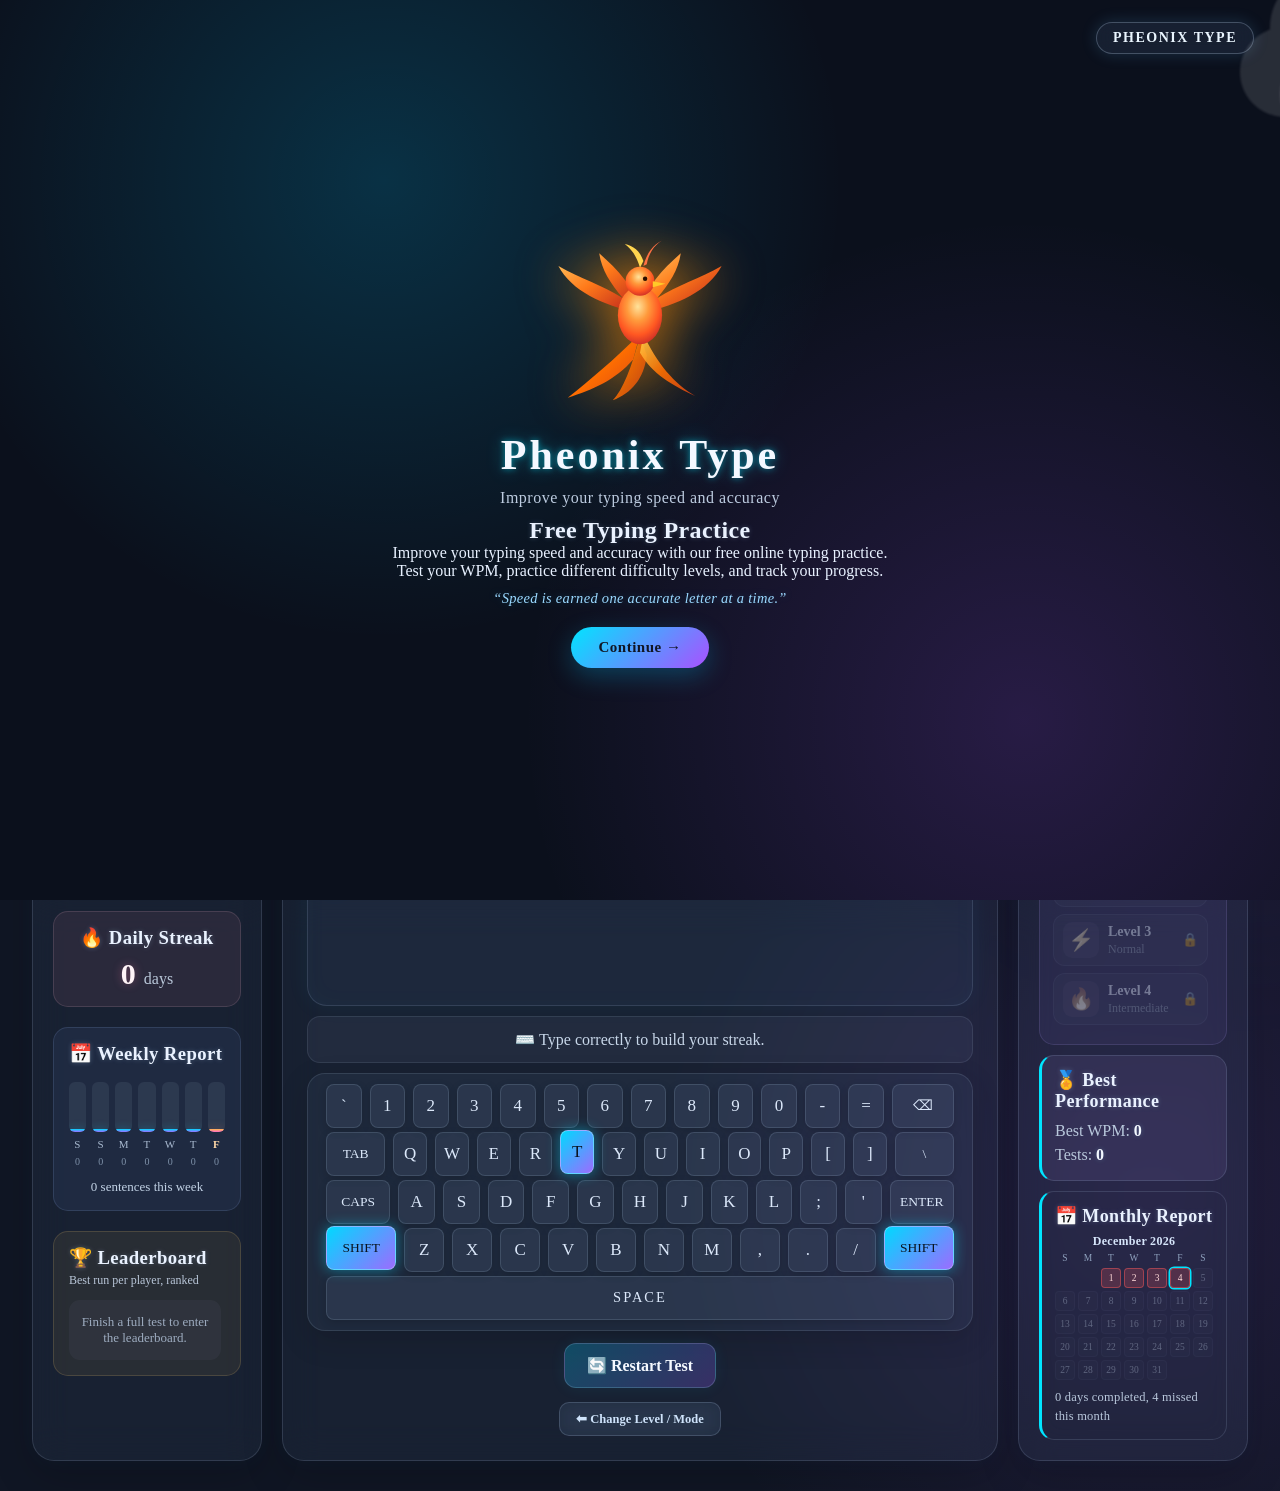
<file: index.html>
<!DOCTYPE html>
<html lang="en">

<head>
    <meta charset="UTF-8">
    <meta name="viewport" content="width=device-width, initial-scale=1.0">

    <title>PheonixType - Typing Practice</title>

   <meta name="description" content="Free online typing practice to improve your typing speed and accuracy. Take typing tests and improve your WPM.">
   <link rel="canonical"
       href="https://sdmdyezaz.github.io/my-typing-website/">
   <meta name="keywords" content="typing practice, typing test, typing speed test, online typing practice, WPM test">

    <link rel="preconnect" href="https://fonts.googleapis.com">
    <link rel="preconnect" href="https://fonts.gstatic.com" crossorigin>
    <link href="https://fonts.googleapis.com/css2?family=Roboto+Mono:wght@400;600&family=Fira+Code:wght@400;600&family=JetBrains+Mono:wght@400;600&family=Source+Code+Pro:wght@400;600&family=IBM+Plex+Mono:wght@400;600&family=Space+Mono:wght@400;700&family=Inconsolata:wght@400;700&family=Courier+Prime:wght@400;700&family=Ubuntu+Mono:wght@400;700&family=Poppins:wght@400;600&family=Montserrat:wght@400;600&family=Nunito:wght@400;700&family=Quicksand:wght@400;600&family=Raleway:wght@400;600&family=Rubik:wght@400;600&family=Work+Sans:wght@400;600&family=Lato:wght@400;700&family=Open+Sans:wght@400;600&family=Inter:wght@400;600&family=Merriweather:wght@400;700&family=Playfair+Display:wght@400;600&family=Lora:wght@400;600&family=PT+Serif:wght@400;700&family=Crimson+Text:wght@400;600&family=EB+Garamond:wght@400;600&family=Libre+Baskerville:wght@400;700&family=Noto+Serif:wght@400;600&family=Roboto+Slab:wght@400;600&family=Bitter:wght@400;600&family=Oswald:wght@400;600&family=Bebas+Neue&family=Anton&family=Archivo:wght@400;600&family=Barlow:wght@400;600&family=Cabin:wght@400;600&family=Karla:wght@400;600&family=Manrope:wght@400;600&family=Mulish:wght@400;600&family=DM+Sans:wght@400;600&family=Josefin+Sans:wght@400;600&family=Comfortaa:wght@400;600&family=Dancing+Script:wght@400;600&family=Pacifico&family=Caveat:wght@400;600&family=Indie+Flower&family=Shadows+Into+Light&family=Permanent+Marker&family=VT323&family=Press+Start+2P&display=swap" rel="stylesheet">

    <link rel="stylesheet" href="style.css">
</head>

<body>

    <!-- ================= INTRO / SPLASH SCREEN ================= -->

    <div
        id="introScreen"
        class="intro-screen">

        <!-- SITE NAME BADGE -->
        <div class="intro-site-badge">
            PHEONIX TYPE
        </div>

        <!-- FLOATING CLOUDS -->
        <div class="intro-clouds" aria-hidden="true">
            <div class="cloud cloud-1"></div>
            <div class="cloud cloud-2"></div>
            <div class="cloud cloud-3"></div>
            <div class="cloud cloud-4"></div>
        </div>

        <div class="intro-content">

            <div
                class="intro-image"
                id="introImage">

                <!-- REALISTIC PHOENIX -->
                <svg
                    class="phoenix-svg"
                    viewBox="0 0 200 200"
                    xmlns="http://www.w3.org/2000/svg"
                    role="img"
                    aria-label="Phoenix bird">

                    <defs>
                        <radialGradient id="phoenixBody" cx="45%" cy="35%" r="70%">
                            <stop offset="0%" stop-color="#ffe29a"/>
                            <stop offset="35%" stop-color="#ff9a3c"/>
                            <stop offset="70%" stop-color="#ff5722"/>
                            <stop offset="100%" stop-color="#c62828"/>
                        </radialGradient>
                        <linearGradient id="wingGrad" x1="0%" y1="0%" x2="100%" y2="100%">
                            <stop offset="0%" stop-color="#ffcc66"/>
                            <stop offset="45%" stop-color="#ff7a1a"/>
                            <stop offset="100%" stop-color="#b71c1c"/>
                        </linearGradient>
                        <linearGradient id="tailGrad" x1="0%" y1="0%" x2="100%" y2="100%">
                            <stop offset="0%" stop-color="#ffd54f"/>
                            <stop offset="50%" stop-color="#ff6f00"/>
                            <stop offset="100%" stop-color="#d84315"/>
                        </linearGradient>
                    </defs>

                    <g class="phoenix-tail">
                        <path d="M100 120 C 70 150, 40 175, 15 195 C 45 185, 70 175, 92 150 Z" fill="url(#tailGrad)"/>
                        <path d="M100 122 C 90 160, 80 185, 68 198 C 90 190, 105 172, 108 145 Z" fill="url(#tailGrad)" opacity="0.85"/>
                        <path d="M104 120 C 120 155, 140 178, 165 193 C 138 180, 115 168, 100 142 Z" fill="url(#tailGrad)" opacity="0.9"/>
                    </g>

                    <g class="phoenix-wing phoenix-wing-left">
                        <path d="M96 95 C 55 85, 20 70, 4 40 C 30 55, 55 62, 80 78 C 65 60, 55 45, 52 25 C 75 45, 92 65, 100 90 Z" fill="url(#wingGrad)"/>
                    </g>

                    <g class="phoenix-wing phoenix-wing-right">
                        <path d="M104 95 C 145 85, 180 70, 196 40 C 170 55, 145 62, 120 78 C 135 60, 145 45, 148 25 C 125 45, 108 65, 100 90 Z" fill="url(#wingGrad)"/>
                    </g>

                    <ellipse cx="100" cy="98" rx="26" ry="34" fill="url(#phoenixBody)"/>

                    <circle cx="100" cy="58" r="17" fill="url(#phoenixBody)"/>

                    <path d="M100 42 C 96 28, 90 20, 82 14 C 92 16, 100 22, 104 34 Z" fill="#ffd54f"/>
                    <path d="M104 40 C 108 24, 116 15, 126 10 C 116 16, 110 26, 108 38 Z" fill="#ff7043"/>

                    <path d="M115 58 L 130 61 L 115 65 Z" fill="#ffca28"/>

                    <circle cx="106" cy="55" r="2.6" fill="#2b0f00"/>

                </svg>

            </div>

            <div
                id="introText"
                class="intro-text">

                <h1 class="intro-title">
                    Pheonix Type
                </h1>

                <p class="intro-subtitle">
                    Improve your typing speed and accuracy
                </p>
                <section class="seo-intro">
               <h2>Free Typing Practice</h2>
               <p>
        Improve your typing speed and accuracy with our free online typing practice.
        </p>
        <p>Test your WPM, practice different difficulty levels, and track your progress.
    </p>
</section>
                <p
                    id="introMotivation"
                    class="intro-motivation">
                </p>

                <button
                    id="introContinueButton"
                    class="intro-continue-btn">
                    Continue →
                </button>

            </div>

        </div>

    </div>


    <!-- ================= LEVEL SELECT SCREEN ================= -->

    <div
        id="levelSelectScreen"
        class="level-select-screen">

        <!-- LEVELS CARD: heading/subtitle stay put, only the grid scrolls -->

        <div class="level-select-panel level-select-panel-levels">

            <div class="level-select-panel-header">

                <h1 class="level-select-title">
                    Choose Your Level
                </h1>

                <p class="level-select-subtitle">
                    Pick any unlocked level to continue. Locked levels open once
                    you complete the one before them.
                </p>

            </div>

            <div class="level-select-panel-body">

                <div
                    id="levelSelectGrid"
                    class="level-select-grid">
                </div>

            </div>

        </div>


        <!-- ================= PRACTICE MODE CATEGORIES ================= -->
        <!-- MODES CARD: heading/subtitle stay put, only the grid scrolls -->

        <div class="level-select-panel level-select-panel-modes">

            <div class="level-select-panel-header">

                <h2 class="level-select-modes-title">
                    ⚡ Practice Modes
                </h2>

                <p class="level-select-modes-subtitle">
                    Jump into a quick challenge using your current level's
                    sentences — no need to finish every level in order.
                </p>

            </div>

            <div class="level-select-panel-body">

                <div
                    id="modeSelectGrid"
                    class="mode-select-grid">
                </div>

            </div>

        </div>

    </div>


    <!-- ================= MAIN CONTAINER ================= -->

    <main class="container" id="appContainer">


        <!-- ================= HEADER ================= -->

        <header class="header">

            <div class="logo">
                Pheonix Type
            </div>

            <p class="subtitle">
                Improve your typing speed and accuracy
            </p>

            <!-- ================= ACCOUNT / PROFILE ================= -->

            <div
                class="auth-bar"
                id="authBar">

                <button
                    id="openProfileButton"
                    class="profile-open-btn"
                    type="button">
                    👤 My Profile
                </button>

            </div>

            <!-- ================= PLAYER SUMMARY ================= -->

            <div class="top-summary">

                <!-- CURRENT LEVEL -->

                <div class="top-summary-card current-level-top">

                    <div
                        class="top-level-icon"
                        id="levelImage">
                        🌱
                    </div>

                    <div class="top-summary-info">

                        <span>Current Level</span>

                        <strong id="topLevelName">
                            Level 1 — Beginner
                        </strong>

                    </div>

                </div>


                <!-- BEST WPM -->

                <div class="top-summary-card">

                    <div class="top-summary-icon">
                        🏆
                    </div>

                    <div class="top-summary-info">

                        <span>Best WPM</span>

                        <strong id="bestWpm">
                            0
                        </strong>

                    </div>

                </div>


                <!-- BEST STREAK -->

                <div class="top-summary-card">

                    <div class="top-summary-icon">
                        🔥
                    </div>

                    <div class="top-summary-info">

                        <span>Best Streak</span>

                        <strong id="bestStreakTop">
                            0
                        </strong>

                    </div>

                </div>


                <!-- TOTAL TESTS -->

                <div class="top-summary-card">

                    <div class="top-summary-icon">
                        📝
                    </div>

                    <div class="top-summary-info">

                        <span>Tests Completed</span>

                        <strong id="totalTestsCompleted">
                            0
                        </strong>

                    </div>

                </div>

            </div>

        </header>


        <!-- ================= LEFT PANEL ================= -->

        <aside class="side-panel left-panel">

            <h2>🏆 Achievements</h2>

            <div class="achievement-summary">

                <strong id="achievementCount">
                    0
                </strong>

                <span>/ 100 Unlocked</span>

            </div>


            <div
                id="achievementList"
                class="achievement-list">

                <div class="achievement locked">
                    🔒 Achievements unlock after 5 sentences
                </div>

            </div>


            <!-- ================= CUSTOMIZE / THEME ================= -->

            <div class="settings-card">

                <h3>🎨 Customize</h3>

                <p class="settings-label">
                    Keyboard theme &amp; typing font
                </p>

                <div class="customize-actions">

                    <button
                        id="openThemeModalButton"
                        class="customize-open-btn"
                        type="button">
                        <span class="customize-open-btn-icon">🎨</span>
                        <span class="customize-open-btn-text">
                            Themes
                            <small id="activeThemeLabel">Classic</small>
                        </span>
                        <span
                            id="activeThemePreview"
                            class="customize-open-btn-preview swatch-classic">
                        </span>
                    </button>

                    <button
                        id="openFontModalButton"
                        class="customize-open-btn"
                        type="button">
                        <span class="customize-open-btn-icon">🔤</span>
                        <span class="customize-open-btn-text">
                            Fonts
                            <small id="activeFontLabel">Classic</small>
                        </span>
                        <span class="customize-open-btn-preview customize-open-btn-preview-font">
                            Aa
                        </span>
                    </button>

                    <button
                        id="openKeyboardStyleModalButton"
                        class="customize-open-btn"
                        type="button">
                        <span class="customize-open-btn-icon">⌨️</span>
                        <span class="customize-open-btn-text">
                            Keyboard Styles
                            <small id="activeKbStyleLabel">Classic</small>
                        </span>
                        <span class="customize-open-btn-preview customize-open-btn-preview-kb">
                            ⌨
                        </span>
                    </button>

                </div>

                <button
                    id="openProfileButtonSide"
                    class="profile-open-btn settings-profile-btn"
                    type="button">
                    👤 Edit Profile
                </button>

            </div>


            <!-- ================= DAILY GOAL ================= -->

            <div class="daily-goal">

                <h3>🔥 Daily Goal</h3>

                <div class="goal-number">

                    <strong id="dailyCompleted">
                        0
                    </strong>

                    <span>/ 20 sentences</span>

                </div>


                <div class="progress-bar">

                    <div
                        id="dailyProgress"
                        class="progress">
                    </div>

                </div>


                <p id="dailyGoalText">
                    Complete 20 sentences today.
                </p>

            </div>


            <!-- ================= DAILY STREAK ================= -->

            <div class="daily-streak">

                <h3>🔥 Daily Streak</h3>

                <strong id="dailyStreak">
                    0
                </strong>

                <span>days</span>

            </div>


            <!-- ================= PROGRESS ================= -->

            <div class="progress-section">

                <h3>Progress</h3>

                <div class="progress-bar">

                    <div
                        id="progress"
                        class="progress">
                    </div>

                </div>

                <p>

                    Sentence

                    <span id="sentenceNumber">
                        1
                    </span>

                    /

                    <span id="totalSentences">
                        10
                    </span>

                </p>

            </div>


            <!-- ================= WEEKLY REPORT ================= -->

            <div class="weekly-report">

                <h3>📅 Weekly Report</h3>

                <div
                    id="weeklyChart"
                    class="weekly-chart">
                </div>

                <p
                    id="weeklySummary"
                    class="weekly-summary">
                    0 sentences this week
                </p>

            </div>


            <!-- ================= LEADERBOARD ================= -->

            <div class="leaderboard-card">

                <h3>🏆 Leaderboard</h3>

                <p class="leaderboard-subtitle">
                    Best run per player, ranked
                </p>

                <div
                    id="leaderboardList"
                    class="leaderboard-list">

                    <div class="leaderboard-empty">
                        Finish a full test to enter the leaderboard.
                    </div>

                </div>

            </div>

        </aside>


        <!-- ================= CENTER PANEL ================= -->

        <section class="main-panel">

            <!-- ================= MAXIMIZE / MINIMIZE (MIDDLE CARD ONLY) ================= -->

            <button
                type="button"
                id="mainPanelToggleButton"
                class="main-panel-toggle-btn"
                title="Maximize">
                ⛶
            </button>


            <!-- ================= TOP STATS ================= -->

            <div class="stats">

                <div class="stat-card">

                    <span>WPM</span>

                    <strong id="wpm">
                        0
                    </strong>

                </div>


                <div class="stat-card">

                    <span>Accuracy</span>

                    <strong id="accuracy">
                        100%
                    </strong>

                </div>


                <div class="stat-card">

                    <span>Streak</span>

                    <strong id="streak">
                        0
                    </strong>

                </div>


                <div class="stat-card">

                    <span>Time</span>

                    <strong id="timer">
                        00:00:00
                    </strong>

                </div>

            </div>


            <!-- ================= BIG STATS ================= -->

            <div class="big-stats">

                <div>

                    <span>Speed</span>

                    <strong id="bigWpm">
                        0
                    </strong>

                    <small>
                        WPM
                    </small>

                </div>


                <div>

                    <span>Current Streak</span>

                    <strong id="bigStreak">
                        0
                    </strong>

                    <small>
                        characters
                    </small>

                </div>

            </div>


            <!-- ================= LEVEL ================= -->

            <div class="level-display">

                <span>
                    Level
                </span>

                <strong id="level">
                    1
                </strong>

                <small id="levelDifficulty">
                    Beginner
                </small>

            </div>


            <!-- ================= TYPING AREA ================= -->

            <div
                class="sentence-box"
                id="sentenceBox">

                <div
                    id="text"
                    class="typing-text">
                </div>


                <input
                    type="text"
                    id="input"
                    autocomplete="off"
                    autocorrect="off"
                    autocapitalize="off"
                    spellcheck="false">

            </div>


            <!-- ================= TYPING STATUS ================= -->

            <div
                id="challenge"
                class="challenge">

                Start typing to begin your challenge.

            </div>


            <!-- ================= VIRTUAL KEYBOARD ================= -->

            <div
                class="virtual-keyboard"
                id="virtualKeyboard">

                <div class="kb-row">
                    <div class="kb-key" data-key="`">`</div>
                    <div class="kb-key" data-key="1">1</div>
                    <div class="kb-key" data-key="2">2</div>
                    <div class="kb-key" data-key="3">3</div>
                    <div class="kb-key" data-key="4">4</div>
                    <div class="kb-key" data-key="5">5</div>
                    <div class="kb-key" data-key="6">6</div>
                    <div class="kb-key" data-key="7">7</div>
                    <div class="kb-key" data-key="8">8</div>
                    <div class="kb-key" data-key="9">9</div>
                    <div class="kb-key" data-key="0">0</div>
                    <div class="kb-key" data-key="-">-</div>
                    <div class="kb-key" data-key="=">=</div>
                    <div class="kb-key kb-wide" data-key="Backspace">⌫</div>
                </div>

                <div class="kb-row">
                    <div class="kb-key kb-tab" data-key="Tab">Tab</div>
                    <div class="kb-key" data-key="q">q</div>
                    <div class="kb-key" data-key="w">w</div>
                    <div class="kb-key" data-key="e">e</div>
                    <div class="kb-key" data-key="r">r</div>
                    <div class="kb-key" data-key="t">t</div>
                    <div class="kb-key" data-key="y">y</div>
                    <div class="kb-key" data-key="u">u</div>
                    <div class="kb-key" data-key="i">i</div>
                    <div class="kb-key" data-key="o">o</div>
                    <div class="kb-key" data-key="p">p</div>
                    <div class="kb-key" data-key="[">[</div>
                    <div class="kb-key" data-key="]">]</div>
                    <div class="kb-key kb-backslash" data-key="\">\</div>
                </div>

                <div class="kb-row">
                    <div class="kb-key kb-caps" data-key="CapsLock">Caps</div>
                    <div class="kb-key" data-key="a">a</div>
                    <div class="kb-key" data-key="s">s</div>
                    <div class="kb-key" data-key="d">d</div>
                    <div class="kb-key" data-key="f">f</div>
                    <div class="kb-key" data-key="g">g</div>
                    <div class="kb-key" data-key="h">h</div>
                    <div class="kb-key" data-key="j">j</div>
                    <div class="kb-key" data-key="k">k</div>
                    <div class="kb-key" data-key="l">l</div>
                    <div class="kb-key" data-key=";">;</div>
                    <div class="kb-key" data-key="'">'</div>
                    <div class="kb-key kb-enter" data-key="Enter">Enter</div>
                </div>

                <div class="kb-row">
                    <div class="kb-key kb-shift" data-key="Shift">Shift</div>
                    <div class="kb-key" data-key="z">z</div>
                    <div class="kb-key" data-key="x">x</div>
                    <div class="kb-key" data-key="c">c</div>
                    <div class="kb-key" data-key="v">v</div>
                    <div class="kb-key" data-key="b">b</div>
                    <div class="kb-key" data-key="n">n</div>
                    <div class="kb-key" data-key="m">m</div>
                    <div class="kb-key" data-key=",">,</div>
                    <div class="kb-key" data-key=".">.</div>
                    <div class="kb-key" data-key="/">/</div>
                    <div class="kb-key kb-shift" data-key="Shift">Shift</div>
                </div>

                <div class="kb-row">
                    <div class="kb-key kb-space" data-key=" ">Space</div>
                </div>

            </div>


            <!-- ================= RESTART ================= -->

            <button
                class="restart-btn"
                id="restartButton">

                🔄 Restart Test

            </button>


            <!-- ================= BACK TO LEVEL / MODE SELECT ================= -->

            <button
                type="button"
                id="backToSelectButton"
                class="back-to-select-btn">
                ⬅ Change Level / Mode
            </button>

        </section>


        <!-- ================= RIGHT PANEL ================= -->

        <aside class="side-panel right-panel">

            <h2>⚡ TypeRush</h2>


            <!-- SPEED -->

            <div class="info-card speed-card">

                <h3>⚡ Speed</h3>

                <p>
                    Try to reach
                    <strong>40 WPM</strong>
                </p>

            </div>


            <!-- STREAK -->

            <div class="info-card streak-card">

                <h3>🔥 Streak</h3>

                <p>
                    Type correctly to build your streak.
                </p>

            </div>


            <!-- CHALLENGE -->

            <div class="info-card challenge-card">

                <h3>🎯 Challenge</h3>

                <p>
                    Maintain at least
                    <strong>90%</strong> accuracy.
                </p>

            </div>


            <!-- TIP -->

            <div class="info-card tip-card">

                <h3>💡 Tip</h3>

                <p>
                    Focus on accuracy first.
                    Speed will come naturally.
                </p>

            </div>


            <!-- CURRENT STREAK -->

            <div class="info-card current-streak-card">

                <h3>🔥 Current Streak</h3>

                <p>

                    <strong id="rightCurrentStreak">
                        0
                    </strong>

                    correct characters

                </p>

                <p>
                    Best Streak:
                    <strong id="rightBestStreak">
                        0
                    </strong>
                </p>

            </div>


            <!-- CURRENT TEST -->

            <div class="info-card current-test-card">

                <h3>📝 Current Test</h3>

                <p>

                    Sentence

                    <strong id="rightCurrentTest">
                        1 / 10
                    </strong>

                </p>

            </div>


            <!-- ================= LEVEL ROADMAP ================= -->

            <div class="level-roadmap">

                <h3>🧩 Level Roadmap</h3>

                <div
                    class="level-scroll"
                    id="levelScroll">

                    <!-- Populated dynamically by populateLevelRoadmap()
                         in script.js — now covers all 100 levels. -->

                </div>

            </div>


            <!-- BEST SCORE -->

            <div class="info-card best-card">

                <h3>🏅 Best Performance</h3>

                <p>
                    Best WPM:
                    <strong id="rightBestWpm">
                        0
                    </strong>
                </p>

                <p>
                    Tests:
                    <strong id="rightTotalTests">
                        0
                    </strong>
                </p>

            </div>


            <!-- ================= MONTHLY REPORT ================= -->

            <div class="info-card progress-card">

                <h3>📅 Monthly Report</h3>

                <div class="monthly-report-header">

                    <span id="monthlyReportLabel">
                        Month Year
                    </span>

                </div>

                <div
                    id="progressChart"
                    class="progress-chart">
                </div>

                <p
                    id="progressTrend"
                    class="progress-trend-text">
                    Green = completed, red = missed.
                </p>

            </div>

        </aside>

    </main>


    <!-- ================= ACHIEVEMENT POPUP ================= -->

    <div
        id="achievementPopup"
        class="achievement-popup">

        <div class="popup-box">

            <div class="popup-icon">
                🏆
            </div>

            <h2>
                Achievement Unlocked!
            </h2>

            <p id="achievementName">
                Achievement
            </p>

        </div>

    </div>


    <!-- ================= RESULTS ================= -->

    <div
        id="results"
        class="results-overlay">

        <div class="results-box">


            <h1>
                🏆 Test Complete!
            </h1>


            <p class="results-subtitle">
                Great job! Here are your final results.
            </p>


            <div class="results-stats">


                <div class="result-card">

                    <span>
                        WPM
                    </span>

                    <strong id="finalWpm">
                        0
                    </strong>

                </div>


                <div class="result-card">

                    <span>
                        Accuracy
                    </span>

                    <strong id="finalAccuracy">
                        0%
                    </strong>

                </div>


                <div class="result-card">

                    <span>
                        Highest Streak
                    </span>

                    <strong id="finalStreak">
                        0
                    </strong>

                </div>


                <div class="result-card">

                    <span>
                        Characters
                    </span>

                    <strong id="finalCharacters">
                        0
                    </strong>

                </div>


                <div class="result-card">

                    <span>
                        Time
                    </span>

                    <strong id="finalTime">
                        00:00:00
                    </strong>

                </div>


                <div class="result-card">

                    <span>
                        Daily Goal
                    </span>

                    <strong id="finalDailyGoal">
                        0 / 20
                    </strong>

                </div>

            </div>


            <h2 id="performanceMessage">
                Keep practicing!
            </h2>


            <button
                class="try-again-btn"
                id="tryAgainButton">

                🔄 Try Again

            </button>

        </div>

    </div>


    <!-- ================= PLAYER PROFILE MODAL ================= -->

    <div
        id="profileModal"
        class="profile-modal-overlay">

        <div class="profile-modal-box">

            <button
                id="closeProfileButton"
                class="profile-close-btn"
                type="button">
                ✕
            </button>

            <h2>👤 Player Profile</h2>

            <div class="profile-avatar-row">

                <div class="profile-avatar-wrap">

                    <img
                        id="profileAvatarPreview"
                        class="profile-avatar-preview"
                        alt="Player avatar">

                    <label
                        for="profileAvatarInput"
                        class="profile-avatar-edit"
                        title="Change photo">
                        ✎
                    </label>

                    <input
                        type="file"
                        id="profileAvatarInput"
                        accept="image/*"
                        hidden>

                </div>

                <div class="profile-name-wrap">

                    <label for="profileNameInput">
                        Display Name
                    </label>

                    <div class="profile-name-input-row">

                        <input
                            type="text"
                            id="profileNameInput"
                            maxlength="24"
                            placeholder="Type your name"
                            readonly>

                        <button
                            type="button"
                            id="profileNameEditButton"
                            class="profile-name-btn profile-name-edit-btn"
                            title="Edit name">
                            ✎ Edit
                        </button>

                        <button
                            type="button"
                            id="profileNameSaveButton"
                            class="profile-name-btn profile-name-save-btn"
                            title="Save name">
                            💾 Save
                        </button>

                    </div>

                    <span
                        id="profileEmailDisplay"
                        class="profile-email">
                    </span>

                </div>

            </div>

            <div class="profile-stats-grid">

                <div class="profile-stat">
                    <span>Level</span>
                    <strong id="profileLevel">1</strong>
                </div>

                <div class="profile-stat">
                    <span>Best WPM</span>
                    <strong id="profileBestWpm">0</strong>
                </div>

                <div class="profile-stat">
                    <span>Best Streak</span>
                    <strong id="profileBestStreak">0</strong>
                </div>

                <div class="profile-stat">
                    <span>Tests Completed</span>
                    <strong id="profileTotalTests">0</strong>
                </div>

                <div class="profile-stat">
                    <span>Total Time Spent</span>
                    <strong id="profileTotalTime">00:00:00</strong>
                </div>

            </div>

            <p class="profile-hint">
                Your name and photo are saved on this device.
            </p>

        </div>

    </div>


    <!-- ================= KEYBOARD THEME PICKER MODAL ================= -->

    <div
        id="themeModal"
        class="picker-modal-overlay">

        <div class="picker-modal-box">

            <button
                id="closeThemeModalButton"
                class="profile-close-btn"
                type="button">
                ✕
            </button>

            <h2>🎨 Keyboard Themes</h2>

            <p class="picker-modal-subtitle">
                Pick an accent &amp; keyboard color theme. It applies instantly.
            </p>

            <div
                id="themeSwatches"
                class="theme-swatches">

                <button class="theme-swatch swatch-classic active" data-theme="classic" title="Classic" type="button"></button>
                <button class="theme-swatch swatch-neon" data-theme="neon" title="Neon" type="button"></button>
                <button class="theme-swatch swatch-sunset" data-theme="sunset" title="Sunset" type="button"></button>
                <button class="theme-swatch swatch-ocean" data-theme="ocean" title="Ocean" type="button"></button>
                <button class="theme-swatch swatch-crimson" data-theme="crimson" title="Crimson" type="button"></button>
                <button class="theme-swatch swatch-forest" data-theme="forest" title="Forest" type="button"></button>
                <button class="theme-swatch swatch-galaxy" data-theme="galaxy" title="Galaxy" type="button"></button>
                <button class="theme-swatch swatch-gold" data-theme="gold" title="Gold" type="button"></button>
                <button class="theme-swatch swatch-ice" data-theme="ice" title="Ice" type="button"></button>
                <button class="theme-swatch swatch-mono" data-theme="mono" title="Monochrome" type="button"></button>
                <button class="theme-swatch swatch-rose" data-theme="rose" title="Rose" type="button"></button>
                <button class="theme-swatch swatch-lime" data-theme="lime" title="Lime" type="button"></button>
                <button class="theme-swatch swatch-cyberpunk" data-theme="cyberpunk" title="Cyberpunk" type="button"></button>
                <button class="theme-swatch swatch-mint" data-theme="mint" title="Mint" type="button"></button>
                <button class="theme-swatch swatch-lava" data-theme="lava" title="Lava" type="button"></button>
                <button class="theme-swatch swatch-arctic" data-theme="arctic" title="Arctic" type="button"></button>
                <button class="theme-swatch swatch-berry" data-theme="berry" title="Berry" type="button"></button>
                <button class="theme-swatch swatch-amber" data-theme="amber" title="Amber" type="button"></button>
                <button class="theme-swatch swatch-steel" data-theme="steel" title="Steel" type="button"></button>
                <button class="theme-swatch swatch-candy" data-theme="candy" title="Candy" type="button"></button>
                <button class="theme-swatch swatch-sapphire" data-theme="sapphire" title="Sapphire" type="button"></button>
                <button class="theme-swatch swatch-emerald" data-theme="emerald" title="Emerald" type="button"></button>
                <button class="theme-swatch swatch-ruby" data-theme="ruby" title="Ruby" type="button"></button>
                <button class="theme-swatch swatch-topaz" data-theme="topaz" title="Topaz" type="button"></button>
                <button class="theme-swatch swatch-amethyst" data-theme="amethyst" title="Amethyst" type="button"></button>
                <button class="theme-swatch swatch-obsidian" data-theme="obsidian" title="Obsidian" type="button"></button>
                <button class="theme-swatch swatch-coral" data-theme="coral" title="Coral" type="button"></button>
                <button class="theme-swatch swatch-peach" data-theme="peach" title="Peach" type="button"></button>
                <button class="theme-swatch swatch-lavender" data-theme="lavender" title="Lavender" type="button"></button>
                <button class="theme-swatch swatch-slate" data-theme="slate" title="Slate" type="button"></button>
                <button class="theme-swatch swatch-midnight" data-theme="midnight" title="Midnight" type="button"></button>
                <button class="theme-swatch swatch-sakura" data-theme="sakura" title="Sakura" type="button"></button>
                <button class="theme-swatch swatch-autumn" data-theme="autumn" title="Autumn" type="button"></button>
                <button class="theme-swatch swatch-glacier" data-theme="glacier" title="Glacier" type="button"></button>
                <button class="theme-swatch swatch-volcano" data-theme="volcano" title="Volcano" type="button"></button>
                <button class="theme-swatch swatch-jade" data-theme="jade" title="Jade" type="button"></button>
                <button class="theme-swatch swatch-plum" data-theme="plum" title="Plum" type="button"></button>
                <button class="theme-swatch swatch-citrus" data-theme="citrus" title="Citrus" type="button"></button>
                <button class="theme-swatch swatch-storm" data-theme="storm" title="Storm" type="button"></button>
                <button class="theme-swatch swatch-desert" data-theme="desert" title="Desert" type="button"></button>
                <button class="theme-swatch swatch-neonblue" data-theme="neonblue" title="Neon Blue" type="button"></button>
                <button class="theme-swatch swatch-neonpink" data-theme="neonpink" title="Neon Pink" type="button"></button>
                <button class="theme-swatch swatch-neongreen" data-theme="neongreen" title="Neon Green" type="button"></button>
                <button class="theme-swatch swatch-copper" data-theme="copper" title="Copper" type="button"></button>
                <button class="theme-swatch swatch-onyx" data-theme="onyx" title="Onyx" type="button"></button>
                <button class="theme-swatch swatch-blossom" data-theme="blossom" title="Blossom" type="button"></button>
                <button class="theme-swatch swatch-tidal" data-theme="tidal" title="Tidal" type="button"></button>
                <button class="theme-swatch swatch-royal" data-theme="royal" title="Royal" type="button"></button>
                <button class="theme-swatch swatch-inferno" data-theme="inferno" title="Inferno" type="button"></button>
                <button class="theme-swatch swatch-frostbite" data-theme="frostbite" title="Frostbite" type="button"></button>

            </div>

        </div>

    </div>


    <!-- ================= FONT PICKER MODAL ================= -->

    <div
        id="fontModal"
        class="picker-modal-overlay">

        <div class="picker-modal-box">

            <button
                id="closeFontModalButton"
                class="profile-close-btn"
                type="button">
                ✕
            </button>

            <h2>🔤 Typing Fonts</h2>

            <p class="picker-modal-subtitle">
                Pick the font used for the sentence text, your typing input, and the keyboard.
            </p>

            <div
                id="fontSwatches"
                class="font-swatches">

                <button class="font-swatch active" data-font="classic" style="font-family: 'Times New Roman', Times, serif;" type="button">Classic</button>
                <button class="font-swatch" data-font="robotomono" style="font-family: 'Roboto Mono', monospace;" type="button">Roboto Mono</button>
                <button class="font-swatch" data-font="firacode" style="font-family: 'Fira Code', monospace;" type="button">Fira Code</button>
                <button class="font-swatch" data-font="jetbrainsmono" style="font-family: 'JetBrains Mono', monospace;" type="button">JetBrains Mono</button>
                <button class="font-swatch" data-font="sourcecodepro" style="font-family: 'Source Code Pro', monospace;" type="button">Source Code Pro</button>
                <button class="font-swatch" data-font="ibmplexmono" style="font-family: 'IBM Plex Mono', monospace;" type="button">IBM Plex Mono</button>
                <button class="font-swatch" data-font="spacemono" style="font-family: 'Space Mono', monospace;" type="button">Space Mono</button>
                <button class="font-swatch" data-font="inconsolata" style="font-family: 'Inconsolata', monospace;" type="button">Inconsolata</button>
                <button class="font-swatch" data-font="courierprime" style="font-family: 'Courier Prime', monospace;" type="button">Courier Prime</button>
                <button class="font-swatch" data-font="ubuntumono" style="font-family: 'Ubuntu Mono', monospace;" type="button">Ubuntu Mono</button>
                <button class="font-swatch" data-font="poppins" style="font-family: 'Poppins', sans-serif;" type="button">Poppins</button>
                <button class="font-swatch" data-font="montserrat" style="font-family: 'Montserrat', sans-serif;" type="button">Montserrat</button>
                <button class="font-swatch" data-font="nunito" style="font-family: 'Nunito', sans-serif;" type="button">Nunito</button>
                <button class="font-swatch" data-font="quicksand" style="font-family: 'Quicksand', sans-serif;" type="button">Quicksand</button>
                <button class="font-swatch" data-font="raleway" style="font-family: 'Raleway', sans-serif;" type="button">Raleway</button>
                <button class="font-swatch" data-font="rubik" style="font-family: 'Rubik', sans-serif;" type="button">Rubik</button>
                <button class="font-swatch" data-font="worksans" style="font-family: 'Work Sans', sans-serif;" type="button">Work Sans</button>
                <button class="font-swatch" data-font="lato" style="font-family: 'Lato', sans-serif;" type="button">Lato</button>
                <button class="font-swatch" data-font="opensans" style="font-family: 'Open Sans', sans-serif;" type="button">Open Sans</button>
                <button class="font-swatch" data-font="inter" style="font-family: 'Inter', sans-serif;" type="button">Inter</button>
                <button class="font-swatch" data-font="merriweather" style="font-family: 'Merriweather', serif;" type="button">Merriweather</button>
                <button class="font-swatch" data-font="playfairdisplay" style="font-family: 'Playfair Display', serif;" type="button">Playfair Display</button>
                <button class="font-swatch" data-font="lora" style="font-family: 'Lora', serif;" type="button">Lora</button>
                <button class="font-swatch" data-font="ptserif" style="font-family: 'PT Serif', serif;" type="button">PT Serif</button>
                <button class="font-swatch" data-font="crimsontext" style="font-family: 'Crimson Text', serif;" type="button">Crimson Text</button>
                <button class="font-swatch" data-font="ebgaramond" style="font-family: 'EB Garamond', serif;" type="button">EB Garamond</button>
                <button class="font-swatch" data-font="librebaskerville" style="font-family: 'Libre Baskerville', serif;" type="button">Libre Baskerville</button>
                <button class="font-swatch" data-font="notoserif" style="font-family: 'Noto Serif', serif;" type="button">Noto Serif</button>
                <button class="font-swatch" data-font="robotoslab" style="font-family: 'Roboto Slab', serif;" type="button">Roboto Slab</button>
                <button class="font-swatch" data-font="bitter" style="font-family: 'Bitter', serif;" type="button">Bitter</button>
                <button class="font-swatch" data-font="oswald" style="font-family: 'Oswald', sans-serif;" type="button">Oswald</button>
                <button class="font-swatch" data-font="bebasneue" style="font-family: 'Bebas Neue', sans-serif;" type="button">Bebas Neue</button>
                <button class="font-swatch" data-font="anton" style="font-family: 'Anton', sans-serif;" type="button">Anton</button>
                <button class="font-swatch" data-font="archivo" style="font-family: 'Archivo', sans-serif;" type="button">Archivo</button>
                <button class="font-swatch" data-font="barlow" style="font-family: 'Barlow', sans-serif;" type="button">Barlow</button>
                <button class="font-swatch" data-font="cabin" style="font-family: 'Cabin', sans-serif;" type="button">Cabin</button>
                <button class="font-swatch" data-font="karla" style="font-family: 'Karla', sans-serif;" type="button">Karla</button>
                <button class="font-swatch" data-font="manrope" style="font-family: 'Manrope', sans-serif;" type="button">Manrope</button>
                <button class="font-swatch" data-font="mulish" style="font-family: 'Mulish', sans-serif;" type="button">Mulish</button>
                <button class="font-swatch" data-font="dmsans" style="font-family: 'DM Sans', sans-serif;" type="button">DM Sans</button>
                <button class="font-swatch" data-font="josefinsans" style="font-family: 'Josefin Sans', sans-serif;" type="button">Josefin Sans</button>
                <button class="font-swatch" data-font="comfortaa" style="font-family: 'Comfortaa', sans-serif;" type="button">Comfortaa</button>
                <button class="font-swatch" data-font="dancingscript" style="font-family: 'Dancing Script', cursive;" type="button">Dancing Script</button>
                <button class="font-swatch" data-font="pacifico" style="font-family: 'Pacifico', cursive;" type="button">Pacifico</button>
                <button class="font-swatch" data-font="caveat" style="font-family: 'Caveat', cursive;" type="button">Caveat</button>
                <button class="font-swatch" data-font="indieflower" style="font-family: 'Indie Flower', cursive;" type="button">Indie Flower</button>
                <button class="font-swatch" data-font="shadowsintolight" style="font-family: 'Shadows Into Light', cursive;" type="button">Shadows Into Light</button>
                <button class="font-swatch" data-font="permanentmarker" style="font-family: 'Permanent Marker', cursive;" type="button">Permanent Marker</button>
                <button class="font-swatch" data-font="vt323" style="font-family: 'VT323', monospace;" type="button">VT323</button>
                <button class="font-swatch" data-font="pressstart2p" style="font-family: 'Press Start 2P', monospace;" type="button">Press Start 2P</button>

            </div>

        </div>

    </div>




    <!-- ================= KEYBOARD STYLE PICKER MODAL ================= -->

    <div
        id="keyboardStyleModal"
        class="picker-modal-overlay">

        <div class="picker-modal-box">

            <button
                id="closeKeyboardStyleModalButton"
                class="profile-close-btn"
                type="button">
                ✕
            </button>

            <h2>⌨️ Keyboard Styles</h2>

            <p class="picker-modal-subtitle">
                Pick a visual style for the on-screen keyboard keys. It applies instantly.
            </p>

            <div
                id="kbStyleSwatches"
                class="kbstyle-swatches">

                <button class="kbstyle-swatch" data-kbstyle="classic" title="Classic" type="button">
                    <span class="kbstyle-swatch-key">A</span>
                    <small>Classic</small>
                </button>

                <button class="kbstyle-swatch" data-kbstyle="flatdark" title="Flat Dark" type="button">
                    <span class="kbstyle-swatch-key">A</span>
                    <small>Flat Dark</small>
                </button>

                <button class="kbstyle-swatch" data-kbstyle="flatlight" title="Flat Light" type="button">
                    <span class="kbstyle-swatch-key">A</span>
                    <small>Flat Light</small>
                </button>

                <button class="kbstyle-swatch" data-kbstyle="glass" title="Glass" type="button">
                    <span class="kbstyle-swatch-key">A</span>
                    <small>Glass</small>
                </button>

                <button class="kbstyle-swatch" data-kbstyle="neumorphlight" title="Neumorphic Light" type="button">
                    <span class="kbstyle-swatch-key">A</span>
                    <small>Neumorphic Light</small>
                </button>

                <button class="kbstyle-swatch" data-kbstyle="neumorphdark" title="Neumorphic Dark" type="button">
                    <span class="kbstyle-swatch-key">A</span>
                    <small>Neumorphic Dark</small>
                </button>

                <button class="kbstyle-swatch" data-kbstyle="retrobeige" title="Retro Beige" type="button">
                    <span class="kbstyle-swatch-key">A</span>
                    <small>Retro Beige</small>
                </button>

                <button class="kbstyle-swatch" data-kbstyle="retrocream" title="Retro Cream" type="button">
                    <span class="kbstyle-swatch-key">A</span>
                    <small>Retro Cream</small>
                </button>

                <button class="kbstyle-swatch" data-kbstyle="mechblack" title="Mechanical Black" type="button">
                    <span class="kbstyle-swatch-key">A</span>
                    <small>Mechanical Black</small>
                </button>

                <button class="kbstyle-swatch" data-kbstyle="mechgrey" title="Mechanical Grey" type="button">
                    <span class="kbstyle-swatch-key">A</span>
                    <small>Mechanical Grey</small>
                </button>

                <button class="kbstyle-swatch" data-kbstyle="gamingrgb" title="Gaming RGB" type="button">
                    <span class="kbstyle-swatch-key">A</span>
                    <small>Gaming RGB</small>
                </button>

                <button class="kbstyle-swatch" data-kbstyle="wood" title="Wood" type="button">
                    <span class="kbstyle-swatch-key">A</span>
                    <small>Wood</small>
                </button>

                <button class="kbstyle-swatch" data-kbstyle="metal" title="Brushed Metal" type="button">
                    <span class="kbstyle-swatch-key">A</span>
                    <small>Brushed Metal</small>
                </button>

                <button class="kbstyle-swatch" data-kbstyle="chalkboard" title="Chalkboard" type="button">
                    <span class="kbstyle-swatch-key">A</span>
                    <small>Chalkboard</small>
                </button>

                <button class="kbstyle-swatch" data-kbstyle="paper" title="Paper" type="button">
                    <span class="kbstyle-swatch-key">A</span>
                    <small>Paper</small>
                </button>

                <button class="kbstyle-swatch" data-kbstyle="neoncyan" title="Neon Cyan" type="button">
                    <span class="kbstyle-swatch-key">A</span>
                    <small>Neon Cyan</small>
                </button>

                <button class="kbstyle-swatch" data-kbstyle="neonpink" title="Neon Pink" type="button">
                    <span class="kbstyle-swatch-key">A</span>
                    <small>Neon Pink</small>
                </button>

                <button class="kbstyle-swatch" data-kbstyle="neongreen" title="Neon Green" type="button">
                    <span class="kbstyle-swatch-key">A</span>
                    <small>Neon Green</small>
                </button>

                <button class="kbstyle-swatch" data-kbstyle="pastelpink" title="Pastel Pink" type="button">
                    <span class="kbstyle-swatch-key">A</span>
                    <small>Pastel Pink</small>
                </button>

                <button class="kbstyle-swatch" data-kbstyle="pastelblue" title="Pastel Blue" type="button">
                    <span class="kbstyle-swatch-key">A</span>
                    <small>Pastel Blue</small>
                </button>

                <button class="kbstyle-swatch" data-kbstyle="pastelmint" title="Pastel Mint" type="button">
                    <span class="kbstyle-swatch-key">A</span>
                    <small>Pastel Mint</small>
                </button>

                <button class="kbstyle-swatch" data-kbstyle="pastellavender" title="Pastel Lavender" type="button">
                    <span class="kbstyle-swatch-key">A</span>
                    <small>Pastel Lavender</small>
                </button>

                <button class="kbstyle-swatch" data-kbstyle="bubble" title="Bubble" type="button">
                    <span class="kbstyle-swatch-key">A</span>
                    <small>Bubble</small>
                </button>

                <button class="kbstyle-swatch" data-kbstyle="pixelart" title="Pixel Art" type="button">
                    <span class="kbstyle-swatch-key">A</span>
                    <small>Pixel Art</small>
                </button>

                <button class="kbstyle-swatch" data-kbstyle="origami" title="Origami" type="button">
                    <span class="kbstyle-swatch-key">A</span>
                    <small>Origami</small>
                </button>

                <button class="kbstyle-swatch" data-kbstyle="carbonfiber" title="Carbon Fiber" type="button">
                    <span class="kbstyle-swatch-key">A</span>
                    <small>Carbon Fiber</small>
                </button>

                <button class="kbstyle-swatch" data-kbstyle="marble" title="Marble" type="button">
                    <span class="kbstyle-swatch-key">A</span>
                    <small>Marble</small>
                </button>

                <button class="kbstyle-swatch" data-kbstyle="leather" title="Leather" type="button">
                    <span class="kbstyle-swatch-key">A</span>
                    <small>Leather</small>
                </button>

                <button class="kbstyle-swatch" data-kbstyle="denim" title="Denim" type="button">
                    <span class="kbstyle-swatch-key">A</span>
                    <small>Denim</small>
                </button>

                <button class="kbstyle-swatch" data-kbstyle="chrome" title="Chrome" type="button">
                    <span class="kbstyle-swatch-key">A</span>
                    <small>Chrome</small>
                </button>

                <button class="kbstyle-swatch" data-kbstyle="goldplated" title="Gold Plated" type="button">
                    <span class="kbstyle-swatch-key">A</span>
                    <small>Gold Plated</small>
                </button>

                <button class="kbstyle-swatch" data-kbstyle="rosegold" title="Rose Gold" type="button">
                    <span class="kbstyle-swatch-key">A</span>
                    <small>Rose Gold</small>
                </button>

                <button class="kbstyle-swatch" data-kbstyle="copperkey" title="Copper" type="button">
                    <span class="kbstyle-swatch-key">A</span>
                    <small>Copper</small>
                </button>

                <button class="kbstyle-swatch" data-kbstyle="bronze" title="Bronze" type="button">
                    <span class="kbstyle-swatch-key">A</span>
                    <small>Bronze</small>
                </button>

                <button class="kbstyle-swatch" data-kbstyle="steelblue" title="Steel Blue" type="button">
                    <span class="kbstyle-swatch-key">A</span>
                    <small>Steel Blue</small>
                </button>

                <button class="kbstyle-swatch" data-kbstyle="midnightglass" title="Midnight Glass" type="button">
                    <span class="kbstyle-swatch-key">A</span>
                    <small>Midnight Glass</small>
                </button>

                <button class="kbstyle-swatch" data-kbstyle="frostedglass" title="Frosted Glass" type="button">
                    <span class="kbstyle-swatch-key">A</span>
                    <small>Frosted Glass</small>
                </button>

                <button class="kbstyle-swatch" data-kbstyle="sunsetglass" title="Sunset Glass" type="button">
                    <span class="kbstyle-swatch-key">A</span>
                    <small>Sunset Glass</small>
                </button>

                <button class="kbstyle-swatch" data-kbstyle="terminalgreen" title="Terminal Green" type="button">
                    <span class="kbstyle-swatch-key">A</span>
                    <small>Terminal Green</small>
                </button>

                <button class="kbstyle-swatch" data-kbstyle="terminalamber" title="Terminal Amber" type="button">
                    <span class="kbstyle-swatch-key">A</span>
                    <small>Terminal Amber</small>
                </button>

                <button class="kbstyle-swatch" data-kbstyle="holographic" title="Holographic" type="button">
                    <span class="kbstyle-swatch-key">A</span>
                    <small>Holographic</small>
                </button>

                <button class="kbstyle-swatch" data-kbstyle="icecube" title="Ice Cube" type="button">
                    <span class="kbstyle-swatch-key">A</span>
                    <small>Ice Cube</small>
                </button>

                <button class="kbstyle-swatch" data-kbstyle="lavarock" title="Lava Rock" type="button">
                    <span class="kbstyle-swatch-key">A</span>
                    <small>Lava Rock</small>
                </button>

                <button class="kbstyle-swatch" data-kbstyle="sand" title="Sand" type="button">
                    <span class="kbstyle-swatch-key">A</span>
                    <small>Sand</small>
                </button>

                <button class="kbstyle-swatch" data-kbstyle="emeraldgem" title="Emerald Gem" type="button">
                    <span class="kbstyle-swatch-key">A</span>
                    <small>Emerald Gem</small>
                </button>

                <button class="kbstyle-swatch" data-kbstyle="rubygem" title="Ruby Gem" type="button">
                    <span class="kbstyle-swatch-key">A</span>
                    <small>Ruby Gem</small>
                </button>

                <button class="kbstyle-swatch" data-kbstyle="sapphiregem" title="Sapphire Gem" type="button">
                    <span class="kbstyle-swatch-key">A</span>
                    <small>Sapphire Gem</small>
                </button>

                <button class="kbstyle-swatch" data-kbstyle="onyxgem" title="Onyx Gem" type="button">
                    <span class="kbstyle-swatch-key">A</span>
                    <small>Onyx Gem</small>
                </button>

                <button class="kbstyle-swatch" data-kbstyle="cottoncandy" title="Cotton Candy" type="button">
                    <span class="kbstyle-swatch-key">A</span>
                    <small>Cotton Candy</small>
                </button>

                <button class="kbstyle-swatch" data-kbstyle="galaxynebula" title="Galaxy Nebula" type="button">
                    <span class="kbstyle-swatch-key">A</span>
                    <small>Galaxy Nebula</small>
                </button>

            </div>

        </div>

    </div>


    <script src="script.js"></script>

</body>

</html>
</file>
<file: style.css>
/* ========================================= */
/* GLOBAL */
/* ========================================= */

* {
    box-sizing: border-box;
    margin: 0;
    padding: 0;

    font-family: var(--app-font);
}


/* ========================================= */
/* THEME VARIABLES (default = "classic") */
/* ========================================= */

:root {

    --accent-1: #00e5ff;
    --accent-2: #aa50ff;

    --accent-glow-strong: rgba(0, 229, 255, 0.5);
    --accent-glow-soft: rgba(0, 229, 255, 0.3);
    --accent-soft-bg: rgba(0, 220, 255, 0.10);

    --key-next-1: #00d9ff;
    --key-next-2: #9c6cff;
    --key-next-glow: rgba(0, 220, 255, 0.45);

    --key-active-bg: rgba(255, 180, 90, 0.85);
    --key-active-border: rgba(255, 200, 120, 0.6);
    --key-active-glow: rgba(255, 170, 80, 0.5);

    --panel-accent-glow: rgba(100, 180, 255, 0.05);
    --card-hover-glow: rgba(100, 190, 255, 0.08);

    --panel-min-height: 640px;

    --app-font: "Times New Roman", Times, serif;
}


/* ========================================= */
/* NEW FEATURE: TYPING FONTS (20 fonts) */
/* ========================================= */

body[data-font="classic"] {
    --app-font: "Times New Roman", Times, serif;
}

body[data-font="robotomono"] {
    --app-font: "Roboto Mono", monospace;
}

body[data-font="firacode"] {
    --app-font: "Fira Code", monospace;
}

body[data-font="jetbrainsmono"] {
    --app-font: "JetBrains Mono", monospace;
}

body[data-font="sourcecodepro"] {
    --app-font: "Source Code Pro", monospace;
}

body[data-font="ibmplexmono"] {
    --app-font: "IBM Plex Mono", monospace;
}

body[data-font="spacemono"] {
    --app-font: "Space Mono", monospace;
}

body[data-font="inconsolata"] {
    --app-font: "Inconsolata", monospace;
}

body[data-font="courierprime"] {
    --app-font: "Courier Prime", monospace;
}

body[data-font="ubuntumono"] {
    --app-font: "Ubuntu Mono", monospace;
}

body[data-font="poppins"] {
    --app-font: "Poppins", sans-serif;
}

body[data-font="montserrat"] {
    --app-font: "Montserrat", sans-serif;
}

body[data-font="nunito"] {
    --app-font: "Nunito", sans-serif;
}

body[data-font="quicksand"] {
    --app-font: "Quicksand", sans-serif;
}

body[data-font="raleway"] {
    --app-font: "Raleway", sans-serif;
}

body[data-font="rubik"] {
    --app-font: "Rubik", sans-serif;
}

body[data-font="worksans"] {
    --app-font: "Work Sans", sans-serif;
}

body[data-font="lato"] {
    --app-font: "Lato", sans-serif;
}

body[data-font="opensans"] {
    --app-font: "Open Sans", sans-serif;
}

body[data-font="inter"] {
    --app-font: "Inter", sans-serif;
}

body[data-font="merriweather"] {
    --app-font: "Merriweather", serif;
}

body[data-font="playfairdisplay"] {
    --app-font: "Playfair Display", serif;
}

body[data-font="lora"] {
    --app-font: "Lora", serif;
}

body[data-font="ptserif"] {
    --app-font: "PT Serif", serif;
}

body[data-font="crimsontext"] {
    --app-font: "Crimson Text", serif;
}

body[data-font="ebgaramond"] {
    --app-font: "EB Garamond", serif;
}

body[data-font="librebaskerville"] {
    --app-font: "Libre Baskerville", serif;
}

body[data-font="notoserif"] {
    --app-font: "Noto Serif", serif;
}

body[data-font="robotoslab"] {
    --app-font: "Roboto Slab", serif;
}

body[data-font="bitter"] {
    --app-font: "Bitter", serif;
}

body[data-font="oswald"] {
    --app-font: "Oswald", sans-serif;
}

body[data-font="bebasneue"] {
    --app-font: "Bebas Neue", sans-serif;
}

body[data-font="anton"] {
    --app-font: "Anton", sans-serif;
}

body[data-font="archivo"] {
    --app-font: "Archivo", sans-serif;
}

body[data-font="barlow"] {
    --app-font: "Barlow", sans-serif;
}

body[data-font="cabin"] {
    --app-font: "Cabin", sans-serif;
}

body[data-font="karla"] {
    --app-font: "Karla", sans-serif;
}

body[data-font="manrope"] {
    --app-font: "Manrope", sans-serif;
}

body[data-font="mulish"] {
    --app-font: "Mulish", sans-serif;
}

body[data-font="dmsans"] {
    --app-font: "DM Sans", sans-serif;
}

body[data-font="josefinsans"] {
    --app-font: "Josefin Sans", sans-serif;
}

body[data-font="comfortaa"] {
    --app-font: "Comfortaa", sans-serif;
}

body[data-font="dancingscript"] {
    --app-font: "Dancing Script", cursive;
}

body[data-font="pacifico"] {
    --app-font: "Pacifico", cursive;
}

body[data-font="caveat"] {
    --app-font: "Caveat", cursive;
}

body[data-font="indieflower"] {
    --app-font: "Indie Flower", cursive;
}

body[data-font="shadowsintolight"] {
    --app-font: "Shadows Into Light", cursive;
}

body[data-font="permanentmarker"] {
    --app-font: "Permanent Marker", cursive;
}

body[data-font="vt323"] {
    --app-font: "VT323", monospace;
}

body[data-font="pressstart2p"] {
    --app-font: "Press Start 2P", monospace;
}


body[data-theme="neon"] {

    --accent-1: #39ff8a;
    --accent-2: #ff2ec4;

    --accent-glow-strong: rgba(57, 255, 138, 0.55);
    --accent-glow-soft: rgba(255, 46, 196, 0.3);
    --accent-soft-bg: rgba(57, 255, 138, 0.12);

    --key-next-1: #39ff8a;
    --key-next-2: #ff2ec4;
    --key-next-glow: rgba(57, 255, 138, 0.5);

    --key-active-bg: rgba(255, 46, 196, 0.85);
    --key-active-border: rgba(255, 120, 220, 0.6);
    --key-active-glow: rgba(255, 46, 196, 0.5);

    --panel-accent-glow: rgba(57, 255, 138, 0.07);
    --card-hover-glow: rgba(57, 255, 138, 0.10);

}


body[data-theme="sunset"] {

    --accent-1: #ff9a3c;
    --accent-2: #ff4d6d;

    --accent-glow-strong: rgba(255, 154, 60, 0.5);
    --accent-glow-soft: rgba(255, 77, 109, 0.3);
    --accent-soft-bg: rgba(255, 154, 60, 0.12);

    --key-next-1: #ffb347;
    --key-next-2: #ff4d6d;
    --key-next-glow: rgba(255, 154, 60, 0.5);

    --key-active-bg: rgba(255, 77, 109, 0.85);
    --key-active-border: rgba(255, 150, 170, 0.6);
    --key-active-glow: rgba(255, 77, 109, 0.5);

    --panel-accent-glow: rgba(255, 154, 60, 0.07);
    --card-hover-glow: rgba(255, 120, 90, 0.10);

}


body[data-theme="ocean"] {

    --accent-1: #22d3ee;
    --accent-2: #2563eb;

    --accent-glow-strong: rgba(34, 211, 238, 0.5);
    --accent-glow-soft: rgba(37, 99, 235, 0.3);
    --accent-soft-bg: rgba(34, 211, 238, 0.12);

    --key-next-1: #22d3ee;
    --key-next-2: #2563eb;
    --key-next-glow: rgba(34, 211, 238, 0.5);

    --key-active-bg: rgba(37, 99, 235, 0.85);
    --key-active-border: rgba(120, 170, 255, 0.6);
    --key-active-glow: rgba(37, 99, 235, 0.5);

    --panel-accent-glow: rgba(34, 211, 238, 0.07);
    --card-hover-glow: rgba(34, 211, 238, 0.10);

}


body[data-theme="crimson"] {

    --accent-1: #ff5252;
    --accent-2: #b71c1c;

    --accent-glow-strong: rgba(255, 82, 82, 0.5);
    --accent-glow-soft: rgba(183, 28, 28, 0.3);
    --accent-soft-bg: rgba(255, 82, 82, 0.12);

    --key-next-1: #ff6f60;
    --key-next-2: #b71c1c;
    --key-next-glow: rgba(255, 82, 82, 0.5);

    --key-active-bg: rgba(183, 28, 28, 0.85);
    --key-active-border: rgba(255, 150, 150, 0.6);
    --key-active-glow: rgba(183, 28, 28, 0.5);

    --panel-accent-glow: rgba(255, 82, 82, 0.07);
    --card-hover-glow: rgba(255, 82, 82, 0.10);

}


body[data-theme="forest"] {

    --accent-1: #66bb6a;
    --accent-2: #1b5e20;

    --accent-glow-strong: rgba(102, 187, 106, 0.5);
    --accent-glow-soft: rgba(27, 94, 32, 0.3);
    --accent-soft-bg: rgba(102, 187, 106, 0.12);

    --key-next-1: #81c784;
    --key-next-2: #1b5e20;
    --key-next-glow: rgba(102, 187, 106, 0.5);

    --key-active-bg: rgba(27, 94, 32, 0.85);
    --key-active-border: rgba(150, 220, 150, 0.6);
    --key-active-glow: rgba(27, 94, 32, 0.5);

    --panel-accent-glow: rgba(102, 187, 106, 0.07);
    --card-hover-glow: rgba(102, 187, 106, 0.10);

}


body[data-theme="galaxy"] {

    --accent-1: #7c4dff;
    --accent-2: #311b92;

    --accent-glow-strong: rgba(124, 77, 255, 0.5);
    --accent-glow-soft: rgba(49, 27, 146, 0.3);
    --accent-soft-bg: rgba(124, 77, 255, 0.12);

    --key-next-1: #9575ff;
    --key-next-2: #311b92;
    --key-next-glow: rgba(124, 77, 255, 0.5);

    --key-active-bg: rgba(49, 27, 146, 0.85);
    --key-active-border: rgba(180, 160, 255, 0.6);
    --key-active-glow: rgba(49, 27, 146, 0.5);

    --panel-accent-glow: rgba(124, 77, 255, 0.07);
    --card-hover-glow: rgba(124, 77, 255, 0.10);

}


body[data-theme="gold"] {

    --accent-1: #ffd54f;
    --accent-2: #ff8f00;

    --accent-glow-strong: rgba(255, 213, 79, 0.5);
    --accent-glow-soft: rgba(255, 143, 0, 0.3);
    --accent-soft-bg: rgba(255, 213, 79, 0.12);

    --key-next-1: #ffe082;
    --key-next-2: #ff8f00;
    --key-next-glow: rgba(255, 213, 79, 0.5);

    --key-active-bg: rgba(255, 143, 0, 0.85);
    --key-active-border: rgba(255, 220, 150, 0.6);
    --key-active-glow: rgba(255, 143, 0, 0.5);

    --panel-accent-glow: rgba(255, 213, 79, 0.07);
    --card-hover-glow: rgba(255, 213, 79, 0.10);

}


body[data-theme="ice"] {

    --accent-1: #4fc3f7;
    --accent-2: #0288d1;

    --accent-glow-strong: rgba(79, 195, 247, 0.5);
    --accent-glow-soft: rgba(2, 136, 209, 0.3);
    --accent-soft-bg: rgba(79, 195, 247, 0.12);

    --key-next-1: #81d4fa;
    --key-next-2: #0288d1;
    --key-next-glow: rgba(79, 195, 247, 0.5);

    --key-active-bg: rgba(2, 136, 209, 0.85);
    --key-active-border: rgba(160, 220, 255, 0.6);
    --key-active-glow: rgba(2, 136, 209, 0.5);

    --panel-accent-glow: rgba(79, 195, 247, 0.07);
    --card-hover-glow: rgba(79, 195, 247, 0.10);

}


body[data-theme="mono"] {

    --accent-1: #cfd8dc;
    --accent-2: #607d8b;

    --accent-glow-strong: rgba(207, 216, 220, 0.5);
    --accent-glow-soft: rgba(96, 125, 139, 0.3);
    --accent-soft-bg: rgba(207, 216, 220, 0.12);

    --key-next-1: #eceff1;
    --key-next-2: #607d8b;
    --key-next-glow: rgba(207, 216, 220, 0.5);

    --key-active-bg: rgba(96, 125, 139, 0.85);
    --key-active-border: rgba(220, 225, 230, 0.6);
    --key-active-glow: rgba(96, 125, 139, 0.5);

    --panel-accent-glow: rgba(207, 216, 220, 0.07);
    --card-hover-glow: rgba(207, 216, 220, 0.10);

}


body[data-theme="rose"] {

    --accent-1: #ff4fa3;
    --accent-2: #8e0e50;

    --accent-glow-strong: rgba(255, 79, 163, 0.5);
    --accent-glow-soft: rgba(142, 14, 80, 0.3);
    --accent-soft-bg: rgba(255, 79, 163, 0.12);

    --key-next-1: #ff7ab8;
    --key-next-2: #8e0e50;
    --key-next-glow: rgba(255, 79, 163, 0.5);

    --key-active-bg: rgba(142, 14, 80, 0.85);
    --key-active-border: rgba(255, 170, 210, 0.6);
    --key-active-glow: rgba(142, 14, 80, 0.5);

    --panel-accent-glow: rgba(255, 79, 163, 0.07);
    --card-hover-glow: rgba(255, 79, 163, 0.10);

}


body[data-theme="lime"] {

    --accent-1: #c6ff00;
    --accent-2: #33691e;

    --accent-glow-strong: rgba(198, 255, 0, 0.5);
    --accent-glow-soft: rgba(51, 105, 30, 0.3);
    --accent-soft-bg: rgba(198, 255, 0, 0.12);

    --key-next-1: #d4ff4f;
    --key-next-2: #33691e;
    --key-next-glow: rgba(198, 255, 0, 0.5);

    --key-active-bg: rgba(51, 105, 30, 0.85);
    --key-active-border: rgba(220, 255, 150, 0.6);
    --key-active-glow: rgba(51, 105, 30, 0.5);

    --panel-accent-glow: rgba(198, 255, 0, 0.07);
    --card-hover-glow: rgba(198, 255, 0, 0.10);

}


body[data-theme="cyberpunk"] {

    --accent-1: #f9f002;
    --accent-2: #ff00c8;

    --accent-glow-strong: rgba(249, 240, 2, 0.5);
    --accent-glow-soft: rgba(255, 0, 200, 0.3);
    --accent-soft-bg: rgba(249, 240, 2, 0.12);

    --key-next-1: #f9f002;
    --key-next-2: #ff00c8;
    --key-next-glow: rgba(249, 240, 2, 0.5);

    --key-active-bg: rgba(255, 0, 200, 0.85);
    --key-active-border: rgba(255, 120, 220, 0.6);
    --key-active-glow: rgba(255, 0, 200, 0.5);

    --panel-accent-glow: rgba(249, 240, 2, 0.07);
    --card-hover-glow: rgba(255, 0, 200, 0.10);

}


body[data-theme="mint"] {

    --accent-1: #64ffda;
    --accent-2: #00bfa5;

    --accent-glow-strong: rgba(100, 255, 218, 0.5);
    --accent-glow-soft: rgba(0, 191, 165, 0.3);
    --accent-soft-bg: rgba(100, 255, 218, 0.12);

    --key-next-1: #a7ffeb;
    --key-next-2: #00bfa5;
    --key-next-glow: rgba(100, 255, 218, 0.5);

    --key-active-bg: rgba(0, 191, 165, 0.85);
    --key-active-border: rgba(160, 255, 230, 0.6);
    --key-active-glow: rgba(0, 191, 165, 0.5);

    --panel-accent-glow: rgba(100, 255, 218, 0.07);
    --card-hover-glow: rgba(100, 255, 218, 0.10);

}


body[data-theme="lava"] {

    --accent-1: #ff5e00;
    --accent-2: #8b0000;

    --accent-glow-strong: rgba(255, 94, 0, 0.5);
    --accent-glow-soft: rgba(139, 0, 0, 0.3);
    --accent-soft-bg: rgba(255, 94, 0, 0.12);

    --key-next-1: #ff8a3c;
    --key-next-2: #8b0000;
    --key-next-glow: rgba(255, 94, 0, 0.5);

    --key-active-bg: rgba(139, 0, 0, 0.85);
    --key-active-border: rgba(255, 150, 100, 0.6);
    --key-active-glow: rgba(139, 0, 0, 0.5);

    --panel-accent-glow: rgba(255, 94, 0, 0.07);
    --card-hover-glow: rgba(255, 94, 0, 0.10);

}


body[data-theme="arctic"] {

    --accent-1: #e0f7ff;
    --accent-2: #64b5f6;

    --accent-glow-strong: rgba(224, 247, 255, 0.5);
    --accent-glow-soft: rgba(100, 181, 246, 0.3);
    --accent-soft-bg: rgba(224, 247, 255, 0.12);

    --key-next-1: #e0f7ff;
    --key-next-2: #64b5f6;
    --key-next-glow: rgba(224, 247, 255, 0.5);

    --key-active-bg: rgba(100, 181, 246, 0.85);
    --key-active-border: rgba(224, 247, 255, 0.6);
    --key-active-glow: rgba(100, 181, 246, 0.5);

    --panel-accent-glow: rgba(224, 247, 255, 0.07);
    --card-hover-glow: rgba(100, 181, 246, 0.10);

}


body[data-theme="berry"] {

    --accent-1: #d500f9;
    --accent-2: #6a1b9a;

    --accent-glow-strong: rgba(213, 0, 249, 0.5);
    --accent-glow-soft: rgba(106, 27, 154, 0.3);
    --accent-soft-bg: rgba(213, 0, 249, 0.12);

    --key-next-1: #ea80fc;
    --key-next-2: #6a1b9a;
    --key-next-glow: rgba(213, 0, 249, 0.5);

    --key-active-bg: rgba(106, 27, 154, 0.85);
    --key-active-border: rgba(230, 170, 255, 0.6);
    --key-active-glow: rgba(106, 27, 154, 0.5);

    --panel-accent-glow: rgba(213, 0, 249, 0.07);
    --card-hover-glow: rgba(213, 0, 249, 0.10);

}


body[data-theme="amber"] {

    --accent-1: #ffc107;
    --accent-2: #ff6f00;

    --accent-glow-strong: rgba(255, 193, 7, 0.5);
    --accent-glow-soft: rgba(255, 111, 0, 0.3);
    --accent-soft-bg: rgba(255, 193, 7, 0.12);

    --key-next-1: #ffd54f;
    --key-next-2: #ff6f00;
    --key-next-glow: rgba(255, 193, 7, 0.5);

    --key-active-bg: rgba(255, 111, 0, 0.85);
    --key-active-border: rgba(255, 210, 130, 0.6);
    --key-active-glow: rgba(255, 111, 0, 0.5);

    --panel-accent-glow: rgba(255, 193, 7, 0.07);
    --card-hover-glow: rgba(255, 193, 7, 0.10);

}


body[data-theme="steel"] {

    --accent-1: #90a4ae;
    --accent-2: #37474f;

    --accent-glow-strong: rgba(144, 164, 174, 0.5);
    --accent-glow-soft: rgba(55, 71, 79, 0.3);
    --accent-soft-bg: rgba(144, 164, 174, 0.12);

    --key-next-1: #cfd8dc;
    --key-next-2: #37474f;
    --key-next-glow: rgba(144, 164, 174, 0.5);

    --key-active-bg: rgba(55, 71, 79, 0.85);
    --key-active-border: rgba(190, 205, 210, 0.6);
    --key-active-glow: rgba(55, 71, 79, 0.5);

    --panel-accent-glow: rgba(144, 164, 174, 0.07);
    --card-hover-glow: rgba(144, 164, 174, 0.10);

}


body[data-theme="candy"] {

    --accent-1: #ff80ab;
    --accent-2: #40c4ff;

    --accent-glow-strong: rgba(255, 128, 171, 0.5);
    --accent-glow-soft: rgba(64, 196, 255, 0.3);
    --accent-soft-bg: rgba(255, 128, 171, 0.12);

    --key-next-1: #ff80ab;
    --key-next-2: #40c4ff;
    --key-next-glow: rgba(255, 128, 171, 0.5);

    --key-active-bg: rgba(64, 196, 255, 0.85);
    --key-active-border: rgba(255, 180, 210, 0.6);
    --key-active-glow: rgba(64, 196, 255, 0.5);

    --panel-accent-glow: rgba(255, 128, 171, 0.07);
    --card-hover-glow: rgba(255, 128, 171, 0.10);

}


body[data-theme="sapphire"] {

    --accent-1: #2979ff;
    --accent-2: #1a237e;

    --accent-glow-strong: rgba(41, 121, 255, 0.5);
    --accent-glow-soft: rgba(26, 35, 126, 0.3);
    --accent-soft-bg: rgba(41, 121, 255, 0.12);

    --key-next-1: #2979ff;
    --key-next-2: #1a237e;
    --key-next-glow: rgba(41, 121, 255, 0.5);

    --key-active-bg: rgba(26, 35, 126, 0.85);
    --key-active-border: rgba(96, 105, 196, 0.6);
    --key-active-glow: rgba(26, 35, 126, 0.5);

    --panel-accent-glow: rgba(41, 121, 255, 0.07);
    --card-hover-glow: rgba(41, 121, 255, 0.1);

}


body[data-theme="emerald"] {

    --accent-1: #00e676;
    --accent-2: #00695c;

    --accent-glow-strong: rgba(0, 230, 118, 0.5);
    --accent-glow-soft: rgba(0, 105, 92, 0.3);
    --accent-soft-bg: rgba(0, 230, 118, 0.12);

    --key-next-1: #00e676;
    --key-next-2: #00695c;
    --key-next-glow: rgba(0, 230, 118, 0.5);

    --key-active-bg: rgba(0, 105, 92, 0.85);
    --key-active-border: rgba(70, 175, 162, 0.6);
    --key-active-glow: rgba(0, 105, 92, 0.5);

    --panel-accent-glow: rgba(0, 230, 118, 0.07);
    --card-hover-glow: rgba(0, 230, 118, 0.1);

}


body[data-theme="ruby"] {

    --accent-1: #ff1744;
    --accent-2: #7f0000;

    --accent-glow-strong: rgba(255, 23, 68, 0.5);
    --accent-glow-soft: rgba(127, 0, 0, 0.3);
    --accent-soft-bg: rgba(255, 23, 68, 0.12);

    --key-next-1: #ff1744;
    --key-next-2: #7f0000;
    --key-next-glow: rgba(255, 23, 68, 0.5);

    --key-active-bg: rgba(127, 0, 0, 0.85);
    --key-active-border: rgba(197, 70, 70, 0.6);
    --key-active-glow: rgba(127, 0, 0, 0.5);

    --panel-accent-glow: rgba(255, 23, 68, 0.07);
    --card-hover-glow: rgba(255, 23, 68, 0.1);

}


body[data-theme="topaz"] {

    --accent-1: #ffca28;
    --accent-2: #e65100;

    --accent-glow-strong: rgba(255, 202, 40, 0.5);
    --accent-glow-soft: rgba(230, 81, 0, 0.3);
    --accent-soft-bg: rgba(255, 202, 40, 0.12);

    --key-next-1: #ffca28;
    --key-next-2: #e65100;
    --key-next-glow: rgba(255, 202, 40, 0.5);

    --key-active-bg: rgba(230, 81, 0, 0.85);
    --key-active-border: rgba(255, 151, 70, 0.6);
    --key-active-glow: rgba(230, 81, 0, 0.5);

    --panel-accent-glow: rgba(255, 202, 40, 0.07);
    --card-hover-glow: rgba(255, 202, 40, 0.1);

}


body[data-theme="amethyst"] {

    --accent-1: #ba68c8;
    --accent-2: #4a148c;

    --accent-glow-strong: rgba(186, 104, 200, 0.5);
    --accent-glow-soft: rgba(74, 20, 140, 0.3);
    --accent-soft-bg: rgba(186, 104, 200, 0.12);

    --key-next-1: #ba68c8;
    --key-next-2: #4a148c;
    --key-next-glow: rgba(186, 104, 200, 0.5);

    --key-active-bg: rgba(74, 20, 140, 0.85);
    --key-active-border: rgba(144, 90, 210, 0.6);
    --key-active-glow: rgba(74, 20, 140, 0.5);

    --panel-accent-glow: rgba(186, 104, 200, 0.07);
    --card-hover-glow: rgba(186, 104, 200, 0.1);

}


body[data-theme="obsidian"] {

    --accent-1: #9e9e9e;
    --accent-2: #121212;

    --accent-glow-strong: rgba(158, 158, 158, 0.5);
    --accent-glow-soft: rgba(18, 18, 18, 0.3);
    --accent-soft-bg: rgba(158, 158, 158, 0.12);

    --key-next-1: #9e9e9e;
    --key-next-2: #121212;
    --key-next-glow: rgba(158, 158, 158, 0.5);

    --key-active-bg: rgba(18, 18, 18, 0.85);
    --key-active-border: rgba(88, 88, 88, 0.6);
    --key-active-glow: rgba(18, 18, 18, 0.5);

    --panel-accent-glow: rgba(158, 158, 158, 0.07);
    --card-hover-glow: rgba(158, 158, 158, 0.1);

}


body[data-theme="coral"] {

    --accent-1: #ff7f66;
    --accent-2: #d84315;

    --accent-glow-strong: rgba(255, 127, 102, 0.5);
    --accent-glow-soft: rgba(216, 67, 21, 0.3);
    --accent-soft-bg: rgba(255, 127, 102, 0.12);

    --key-next-1: #ff7f66;
    --key-next-2: #d84315;
    --key-next-glow: rgba(255, 127, 102, 0.5);

    --key-active-bg: rgba(216, 67, 21, 0.85);
    --key-active-border: rgba(255, 137, 91, 0.6);
    --key-active-glow: rgba(216, 67, 21, 0.5);

    --panel-accent-glow: rgba(255, 127, 102, 0.07);
    --card-hover-glow: rgba(255, 127, 102, 0.1);

}


body[data-theme="peach"] {

    --accent-1: #ffccbc;
    --accent-2: #ff7043;

    --accent-glow-strong: rgba(255, 204, 188, 0.5);
    --accent-glow-soft: rgba(255, 112, 67, 0.3);
    --accent-soft-bg: rgba(255, 204, 188, 0.12);

    --key-next-1: #ffccbc;
    --key-next-2: #ff7043;
    --key-next-glow: rgba(255, 204, 188, 0.5);

    --key-active-bg: rgba(255, 112, 67, 0.85);
    --key-active-border: rgba(255, 182, 137, 0.6);
    --key-active-glow: rgba(255, 112, 67, 0.5);

    --panel-accent-glow: rgba(255, 204, 188, 0.07);
    --card-hover-glow: rgba(255, 204, 188, 0.1);

}


body[data-theme="lavender"] {

    --accent-1: #b39ddb;
    --accent-2: #673ab7;

    --accent-glow-strong: rgba(179, 157, 219, 0.5);
    --accent-glow-soft: rgba(103, 58, 183, 0.3);
    --accent-soft-bg: rgba(179, 157, 219, 0.12);

    --key-next-1: #b39ddb;
    --key-next-2: #673ab7;
    --key-next-glow: rgba(179, 157, 219, 0.5);

    --key-active-bg: rgba(103, 58, 183, 0.85);
    --key-active-border: rgba(173, 128, 253, 0.6);
    --key-active-glow: rgba(103, 58, 183, 0.5);

    --panel-accent-glow: rgba(179, 157, 219, 0.07);
    --card-hover-glow: rgba(179, 157, 219, 0.1);

}


body[data-theme="slate"] {

    --accent-1: #90a4ae;
    --accent-2: #263238;

    --accent-glow-strong: rgba(144, 164, 174, 0.5);
    --accent-glow-soft: rgba(38, 50, 56, 0.3);
    --accent-soft-bg: rgba(144, 164, 174, 0.12);

    --key-next-1: #90a4ae;
    --key-next-2: #263238;
    --key-next-glow: rgba(144, 164, 174, 0.5);

    --key-active-bg: rgba(38, 50, 56, 0.85);
    --key-active-border: rgba(108, 120, 126, 0.6);
    --key-active-glow: rgba(38, 50, 56, 0.5);

    --panel-accent-glow: rgba(144, 164, 174, 0.07);
    --card-hover-glow: rgba(144, 164, 174, 0.1);

}


body[data-theme="midnight"] {

    --accent-1: #3949ab;
    --accent-2: #0d1333;

    --accent-glow-strong: rgba(57, 73, 171, 0.5);
    --accent-glow-soft: rgba(13, 19, 51, 0.3);
    --accent-soft-bg: rgba(57, 73, 171, 0.12);

    --key-next-1: #3949ab;
    --key-next-2: #0d1333;
    --key-next-glow: rgba(57, 73, 171, 0.5);

    --key-active-bg: rgba(13, 19, 51, 0.85);
    --key-active-border: rgba(83, 89, 121, 0.6);
    --key-active-glow: rgba(13, 19, 51, 0.5);

    --panel-accent-glow: rgba(57, 73, 171, 0.07);
    --card-hover-glow: rgba(57, 73, 171, 0.1);

}


body[data-theme="sakura"] {

    --accent-1: #ffb7c5;
    --accent-2: #c2185b;

    --accent-glow-strong: rgba(255, 183, 197, 0.5);
    --accent-glow-soft: rgba(194, 24, 91, 0.3);
    --accent-soft-bg: rgba(255, 183, 197, 0.12);

    --key-next-1: #ffb7c5;
    --key-next-2: #c2185b;
    --key-next-glow: rgba(255, 183, 197, 0.5);

    --key-active-bg: rgba(194, 24, 91, 0.85);
    --key-active-border: rgba(255, 94, 161, 0.6);
    --key-active-glow: rgba(194, 24, 91, 0.5);

    --panel-accent-glow: rgba(255, 183, 197, 0.07);
    --card-hover-glow: rgba(255, 183, 197, 0.1);

}


body[data-theme="autumn"] {

    --accent-1: #ff8f00;
    --accent-2: #4e342e;

    --accent-glow-strong: rgba(255, 143, 0, 0.5);
    --accent-glow-soft: rgba(78, 52, 46, 0.3);
    --accent-soft-bg: rgba(255, 143, 0, 0.12);

    --key-next-1: #ff8f00;
    --key-next-2: #4e342e;
    --key-next-glow: rgba(255, 143, 0, 0.5);

    --key-active-bg: rgba(78, 52, 46, 0.85);
    --key-active-border: rgba(148, 122, 116, 0.6);
    --key-active-glow: rgba(78, 52, 46, 0.5);

    --panel-accent-glow: rgba(255, 143, 0, 0.07);
    --card-hover-glow: rgba(255, 143, 0, 0.1);

}


body[data-theme="glacier"] {

    --accent-1: #80deea;
    --accent-2: #01579b;

    --accent-glow-strong: rgba(128, 222, 234, 0.5);
    --accent-glow-soft: rgba(1, 87, 155, 0.3);
    --accent-soft-bg: rgba(128, 222, 234, 0.12);

    --key-next-1: #80deea;
    --key-next-2: #01579b;
    --key-next-glow: rgba(128, 222, 234, 0.5);

    --key-active-bg: rgba(1, 87, 155, 0.85);
    --key-active-border: rgba(71, 157, 225, 0.6);
    --key-active-glow: rgba(1, 87, 155, 0.5);

    --panel-accent-glow: rgba(128, 222, 234, 0.07);
    --card-hover-glow: rgba(128, 222, 234, 0.1);

}


body[data-theme="volcano"] {

    --accent-1: #ff3d00;
    --accent-2: #212121;

    --accent-glow-strong: rgba(255, 61, 0, 0.5);
    --accent-glow-soft: rgba(33, 33, 33, 0.3);
    --accent-soft-bg: rgba(255, 61, 0, 0.12);

    --key-next-1: #ff3d00;
    --key-next-2: #212121;
    --key-next-glow: rgba(255, 61, 0, 0.5);

    --key-active-bg: rgba(33, 33, 33, 0.85);
    --key-active-border: rgba(103, 103, 103, 0.6);
    --key-active-glow: rgba(33, 33, 33, 0.5);

    --panel-accent-glow: rgba(255, 61, 0, 0.07);
    --card-hover-glow: rgba(255, 61, 0, 0.1);

}


body[data-theme="jade"] {

    --accent-1: #26a69a;
    --accent-2: #004d40;

    --accent-glow-strong: rgba(38, 166, 154, 0.5);
    --accent-glow-soft: rgba(0, 77, 64, 0.3);
    --accent-soft-bg: rgba(38, 166, 154, 0.12);

    --key-next-1: #26a69a;
    --key-next-2: #004d40;
    --key-next-glow: rgba(38, 166, 154, 0.5);

    --key-active-bg: rgba(0, 77, 64, 0.85);
    --key-active-border: rgba(70, 147, 134, 0.6);
    --key-active-glow: rgba(0, 77, 64, 0.5);

    --panel-accent-glow: rgba(38, 166, 154, 0.07);
    --card-hover-glow: rgba(38, 166, 154, 0.1);

}


body[data-theme="plum"] {

    --accent-1: #9c27b0;
    --accent-2: #4a0072;

    --accent-glow-strong: rgba(156, 39, 176, 0.5);
    --accent-glow-soft: rgba(74, 0, 114, 0.3);
    --accent-soft-bg: rgba(156, 39, 176, 0.12);

    --key-next-1: #9c27b0;
    --key-next-2: #4a0072;
    --key-next-glow: rgba(156, 39, 176, 0.5);

    --key-active-bg: rgba(74, 0, 114, 0.85);
    --key-active-border: rgba(144, 70, 184, 0.6);
    --key-active-glow: rgba(74, 0, 114, 0.5);

    --panel-accent-glow: rgba(156, 39, 176, 0.07);
    --card-hover-glow: rgba(156, 39, 176, 0.1);

}


body[data-theme="citrus"] {

    --accent-1: #ffeb3b;
    --accent-2: #f57f17;

    --accent-glow-strong: rgba(255, 235, 59, 0.5);
    --accent-glow-soft: rgba(245, 127, 23, 0.3);
    --accent-soft-bg: rgba(255, 235, 59, 0.12);

    --key-next-1: #ffeb3b;
    --key-next-2: #f57f17;
    --key-next-glow: rgba(255, 235, 59, 0.5);

    --key-active-bg: rgba(245, 127, 23, 0.85);
    --key-active-border: rgba(255, 197, 93, 0.6);
    --key-active-glow: rgba(245, 127, 23, 0.5);

    --panel-accent-glow: rgba(255, 235, 59, 0.07);
    --card-hover-glow: rgba(255, 235, 59, 0.1);

}


body[data-theme="storm"] {

    --accent-1: #78909c;
    --accent-2: #102027;

    --accent-glow-strong: rgba(120, 144, 156, 0.5);
    --accent-glow-soft: rgba(16, 32, 39, 0.3);
    --accent-soft-bg: rgba(120, 144, 156, 0.12);

    --key-next-1: #78909c;
    --key-next-2: #102027;
    --key-next-glow: rgba(120, 144, 156, 0.5);

    --key-active-bg: rgba(16, 32, 39, 0.85);
    --key-active-border: rgba(86, 102, 109, 0.6);
    --key-active-glow: rgba(16, 32, 39, 0.5);

    --panel-accent-glow: rgba(120, 144, 156, 0.07);
    --card-hover-glow: rgba(120, 144, 156, 0.1);

}


body[data-theme="desert"] {

    --accent-1: #d7a86e;
    --accent-2: #7b4b25;

    --accent-glow-strong: rgba(215, 168, 110, 0.5);
    --accent-glow-soft: rgba(123, 75, 37, 0.3);
    --accent-soft-bg: rgba(215, 168, 110, 0.12);

    --key-next-1: #d7a86e;
    --key-next-2: #7b4b25;
    --key-next-glow: rgba(215, 168, 110, 0.5);

    --key-active-bg: rgba(123, 75, 37, 0.85);
    --key-active-border: rgba(193, 145, 107, 0.6);
    --key-active-glow: rgba(123, 75, 37, 0.5);

    --panel-accent-glow: rgba(215, 168, 110, 0.07);
    --card-hover-glow: rgba(215, 168, 110, 0.1);

}


body[data-theme="neonblue"] {

    --accent-1: #00b0ff;
    --accent-2: #001064;

    --accent-glow-strong: rgba(0, 176, 255, 0.5);
    --accent-glow-soft: rgba(0, 16, 100, 0.3);
    --accent-soft-bg: rgba(0, 176, 255, 0.12);

    --key-next-1: #00b0ff;
    --key-next-2: #001064;
    --key-next-glow: rgba(0, 176, 255, 0.5);

    --key-active-bg: rgba(0, 16, 100, 0.85);
    --key-active-border: rgba(70, 86, 170, 0.6);
    --key-active-glow: rgba(0, 16, 100, 0.5);

    --panel-accent-glow: rgba(0, 176, 255, 0.07);
    --card-hover-glow: rgba(0, 176, 255, 0.1);

}


body[data-theme="neonpink"] {

    --accent-1: #ff4081;
    --accent-2: #560027;

    --accent-glow-strong: rgba(255, 64, 129, 0.5);
    --accent-glow-soft: rgba(86, 0, 39, 0.3);
    --accent-soft-bg: rgba(255, 64, 129, 0.12);

    --key-next-1: #ff4081;
    --key-next-2: #560027;
    --key-next-glow: rgba(255, 64, 129, 0.5);

    --key-active-bg: rgba(86, 0, 39, 0.85);
    --key-active-border: rgba(156, 70, 109, 0.6);
    --key-active-glow: rgba(86, 0, 39, 0.5);

    --panel-accent-glow: rgba(255, 64, 129, 0.07);
    --card-hover-glow: rgba(255, 64, 129, 0.1);

}


body[data-theme="neongreen"] {

    --accent-1: #76ff03;
    --accent-2: #1b5e20;

    --accent-glow-strong: rgba(118, 255, 3, 0.5);
    --accent-glow-soft: rgba(27, 94, 32, 0.3);
    --accent-soft-bg: rgba(118, 255, 3, 0.12);

    --key-next-1: #76ff03;
    --key-next-2: #1b5e20;
    --key-next-glow: rgba(118, 255, 3, 0.5);

    --key-active-bg: rgba(27, 94, 32, 0.85);
    --key-active-border: rgba(97, 164, 102, 0.6);
    --key-active-glow: rgba(27, 94, 32, 0.5);

    --panel-accent-glow: rgba(118, 255, 3, 0.07);
    --card-hover-glow: rgba(118, 255, 3, 0.1);

}


body[data-theme="copper"] {

    --accent-1: #d2691e;
    --accent-2: #5d2906;

    --accent-glow-strong: rgba(210, 105, 30, 0.5);
    --accent-glow-soft: rgba(93, 41, 6, 0.3);
    --accent-soft-bg: rgba(210, 105, 30, 0.12);

    --key-next-1: #d2691e;
    --key-next-2: #5d2906;
    --key-next-glow: rgba(210, 105, 30, 0.5);

    --key-active-bg: rgba(93, 41, 6, 0.85);
    --key-active-border: rgba(163, 111, 76, 0.6);
    --key-active-glow: rgba(93, 41, 6, 0.5);

    --panel-accent-glow: rgba(210, 105, 30, 0.07);
    --card-hover-glow: rgba(210, 105, 30, 0.1);

}


body[data-theme="onyx"] {

    --accent-1: #6e6e6e;
    --accent-2: #0a0a0a;

    --accent-glow-strong: rgba(110, 110, 110, 0.5);
    --accent-glow-soft: rgba(10, 10, 10, 0.3);
    --accent-soft-bg: rgba(110, 110, 110, 0.12);

    --key-next-1: #6e6e6e;
    --key-next-2: #0a0a0a;
    --key-next-glow: rgba(110, 110, 110, 0.5);

    --key-active-bg: rgba(10, 10, 10, 0.85);
    --key-active-border: rgba(80, 80, 80, 0.6);
    --key-active-glow: rgba(10, 10, 10, 0.5);

    --panel-accent-glow: rgba(110, 110, 110, 0.07);
    --card-hover-glow: rgba(110, 110, 110, 0.1);

}


body[data-theme="blossom"] {

    --accent-1: #f8bbd0;
    --accent-2: #ad1457;

    --accent-glow-strong: rgba(248, 187, 208, 0.5);
    --accent-glow-soft: rgba(173, 20, 87, 0.3);
    --accent-soft-bg: rgba(248, 187, 208, 0.12);

    --key-next-1: #f8bbd0;
    --key-next-2: #ad1457;
    --key-next-glow: rgba(248, 187, 208, 0.5);

    --key-active-bg: rgba(173, 20, 87, 0.85);
    --key-active-border: rgba(243, 90, 157, 0.6);
    --key-active-glow: rgba(173, 20, 87, 0.5);

    --panel-accent-glow: rgba(248, 187, 208, 0.07);
    --card-hover-glow: rgba(248, 187, 208, 0.1);

}


body[data-theme="tidal"] {

    --accent-1: #00acc1;
    --accent-2: #003c4d;

    --accent-glow-strong: rgba(0, 172, 193, 0.5);
    --accent-glow-soft: rgba(0, 60, 77, 0.3);
    --accent-soft-bg: rgba(0, 172, 193, 0.12);

    --key-next-1: #00acc1;
    --key-next-2: #003c4d;
    --key-next-glow: rgba(0, 172, 193, 0.5);

    --key-active-bg: rgba(0, 60, 77, 0.85);
    --key-active-border: rgba(70, 130, 147, 0.6);
    --key-active-glow: rgba(0, 60, 77, 0.5);

    --panel-accent-glow: rgba(0, 172, 193, 0.07);
    --card-hover-glow: rgba(0, 172, 193, 0.1);

}


body[data-theme="royal"] {

    --accent-1: #5c6bc0;
    --accent-2: #1a237e;

    --accent-glow-strong: rgba(92, 107, 192, 0.5);
    --accent-glow-soft: rgba(26, 35, 126, 0.3);
    --accent-soft-bg: rgba(92, 107, 192, 0.12);

    --key-next-1: #5c6bc0;
    --key-next-2: #1a237e;
    --key-next-glow: rgba(92, 107, 192, 0.5);

    --key-active-bg: rgba(26, 35, 126, 0.85);
    --key-active-border: rgba(96, 105, 196, 0.6);
    --key-active-glow: rgba(26, 35, 126, 0.5);

    --panel-accent-glow: rgba(92, 107, 192, 0.07);
    --card-hover-glow: rgba(92, 107, 192, 0.1);

}


body[data-theme="inferno"] {

    --accent-1: #ff6d00;
    --accent-2: #b71c1c;

    --accent-glow-strong: rgba(255, 109, 0, 0.5);
    --accent-glow-soft: rgba(183, 28, 28, 0.3);
    --accent-soft-bg: rgba(255, 109, 0, 0.12);

    --key-next-1: #ff6d00;
    --key-next-2: #b71c1c;
    --key-next-glow: rgba(255, 109, 0, 0.5);

    --key-active-bg: rgba(183, 28, 28, 0.85);
    --key-active-border: rgba(253, 98, 98, 0.6);
    --key-active-glow: rgba(183, 28, 28, 0.5);

    --panel-accent-glow: rgba(255, 109, 0, 0.07);
    --card-hover-glow: rgba(255, 109, 0, 0.1);

}


body[data-theme="frostbite"] {

    --accent-1: #b3e5fc;
    --accent-2: #0277bd;

    --accent-glow-strong: rgba(179, 229, 252, 0.5);
    --accent-glow-soft: rgba(2, 119, 189, 0.3);
    --accent-soft-bg: rgba(179, 229, 252, 0.12);

    --key-next-1: #b3e5fc;
    --key-next-2: #0277bd;
    --key-next-glow: rgba(179, 229, 252, 0.5);

    --key-active-bg: rgba(2, 119, 189, 0.85);
    --key-active-border: rgba(72, 189, 255, 0.6);
    --key-active-glow: rgba(2, 119, 189, 0.5);

    --panel-accent-glow: rgba(179, 229, 252, 0.07);
    --card-hover-glow: rgba(179, 229, 252, 0.1);

}

/* ========================================= */
/* NEW FEATURE: KEYBOARD STYLES (50 styles) */
/* ========================================= */
/* Lets the person pick a visual "skin" for the on-screen keyboard
   keys from the Customize card's "Keyboard Styles" button. Works
   the same way as the theme/font pickers above, but sets
   <body data-kbstyle="..."> instead, which drives the --kb-bg,
   --kb-border-color, --kb-radius, --kb-shadow, --kb-color and
   --kb-weight variables consumed by .kb-key. */

body[data-kbstyle="classic"] {

    --kb-bg: rgba(175, 205, 245, 0.08);
    --kb-border-color: rgba(200, 225, 255, 0.14);
    --kb-radius: 8px;
    --kb-shadow: 0 3px 8px rgba(0, 0, 0, 0.15);
    --kb-color: #dce8fa;
    --kb-weight: 400;

}


body[data-kbstyle="flatdark"] {

    --kb-bg: #1b1f27;
    --kb-border-color: #2a2f3a;
    --kb-radius: 6px;
    --kb-shadow: none;
    --kb-color: #e7ecf5;
    --kb-weight: 500;

}


body[data-kbstyle="flatlight"] {

    --kb-bg: #eef2f8;
    --kb-border-color: #d3dbe8;
    --kb-radius: 6px;
    --kb-shadow: none;
    --kb-color: #1c2431;
    --kb-weight: 500;

}


body[data-kbstyle="glass"] {

    --kb-bg: rgba(255, 255, 255, 0.08);
    --kb-border-color: rgba(255, 255, 255, 0.35);
    --kb-radius: 10px;
    --kb-shadow: 0 4px 18px rgba(0, 0, 0, 0.18);
    --kb-color: #f2f7ff;
    --kb-weight: 500;

}


body[data-kbstyle="neumorphlight"] {

    --kb-bg: #e4e9f2;
    --kb-border-color: #e4e9f2;
    --kb-radius: 12px;
    --kb-shadow: 6px 6px 12px rgba(163, 177, 198, 0.6), -6px -6px 12px rgba(255, 255, 255, 0.8);
    --kb-color: #3b4658;
    --kb-weight: 600;

}


body[data-kbstyle="neumorphdark"] {

    --kb-bg: #2b3040;
    --kb-border-color: #2b3040;
    --kb-radius: 12px;
    --kb-shadow: 6px 6px 14px rgba(0, 0, 0, 0.55), -6px -6px 14px rgba(70, 80, 105, 0.35);
    --kb-color: #dfe6f5;
    --kb-weight: 600;

}


body[data-kbstyle="retrobeige"] {

    --kb-bg: #e8dcc4;
    --kb-border-color: #a9906b;
    --kb-radius: 4px;
    --kb-shadow: 0 3px 0 #a9906b;
    --kb-color: #4a3a20;
    --kb-weight: 700;

}


body[data-kbstyle="retrocream"] {

    --kb-bg: #fdf6e3;
    --kb-border-color: #c9b98a;
    --kb-radius: 4px;
    --kb-shadow: 0 3px 0 #c9b98a;
    --kb-color: #5b4a2a;
    --kb-weight: 700;

}


body[data-kbstyle="mechblack"] {

    --kb-bg: #161616;
    --kb-border-color: #3a3a3a;
    --kb-radius: 5px;
    --kb-shadow: 0 5px 0 #050505, 0 6px 10px rgba(0,0,0,0.5);
    --kb-color: #f0f0f0;
    --kb-weight: 600;

}


body[data-kbstyle="mechgrey"] {

    --kb-bg: #4b4f58;
    --kb-border-color: #6b7078;
    --kb-radius: 5px;
    --kb-shadow: 0 5px 0 #2c2f35, 0 6px 10px rgba(0,0,0,0.35);
    --kb-color: #f4f6f9;
    --kb-weight: 600;

}


body[data-kbstyle="gamingrgb"] {

    --kb-bg: linear-gradient(135deg, #ff2ec4, #00e5ff);
    --kb-border-color: rgba(255,255,255,0.4);
    --kb-radius: 8px;
    --kb-shadow: 0 0 16px rgba(0, 229, 255, 0.55);
    --kb-color: #0a0f18;
    --kb-weight: 700;

}


body[data-kbstyle="wood"] {

    --kb-bg: linear-gradient(160deg, #9c6b3f, #6b4423);
    --kb-border-color: #4a2f18;
    --kb-radius: 6px;
    --kb-shadow: 0 3px 6px rgba(0,0,0,0.4);
    --kb-color: #fbe9d0;
    --kb-weight: 600;

}


body[data-kbstyle="metal"] {

    --kb-bg: linear-gradient(160deg, #d7dde3, #9aa3ad);
    --kb-border-color: #7b838c;
    --kb-radius: 6px;
    --kb-shadow: 0 2px 5px rgba(0,0,0,0.35);
    --kb-color: #20242a;
    --kb-weight: 600;

}


body[data-kbstyle="chalkboard"] {

    --kb-bg: #2f3e35;
    --kb-border-color: #1b241f;
    --kb-radius: 6px;
    --kb-shadow: inset 0 0 10px rgba(0,0,0,0.4);
    --kb-color: #eef6ee;
    --kb-weight: 400;

}


body[data-kbstyle="paper"] {

    --kb-bg: #f7f3e8;
    --kb-border-color: #dcd3ba;
    --kb-radius: 3px;
    --kb-shadow: 0 1px 3px rgba(0,0,0,0.15);
    --kb-color: #33302a;
    --kb-weight: 500;

}


body[data-kbstyle="neoncyan"] {

    --kb-bg: rgba(0, 229, 255, 0.06);
    --kb-border-color: #00e5ff;
    --kb-radius: 8px;
    --kb-shadow: 0 0 12px #00e5ff, inset 0 0 8px rgba(0,229,255,0.3);
    --kb-color: #8ff5ff;
    --kb-weight: 600;

}


body[data-kbstyle="neonpink"] {

    --kb-bg: rgba(255, 46, 196, 0.06);
    --kb-border-color: #ff2ec4;
    --kb-radius: 8px;
    --kb-shadow: 0 0 12px #ff2ec4, inset 0 0 8px rgba(255,46,196,0.3);
    --kb-color: #ffb3ef;
    --kb-weight: 600;

}


body[data-kbstyle="neongreen"] {

    --kb-bg: rgba(57, 255, 138, 0.06);
    --kb-border-color: #39ff8a;
    --kb-radius: 8px;
    --kb-shadow: 0 0 12px #39ff8a, inset 0 0 8px rgba(57,255,138,0.3);
    --kb-color: #b6ffd4;
    --kb-weight: 600;

}


body[data-kbstyle="pastelpink"] {

    --kb-bg: #ffe1ef;
    --kb-border-color: #ffc1de;
    --kb-radius: 12px;
    --kb-shadow: 0 3px 8px rgba(255,150,190,0.35);
    --kb-color: #7a3355;
    --kb-weight: 600;

}


body[data-kbstyle="pastelblue"] {

    --kb-bg: #e2f0ff;
    --kb-border-color: #bcdcff;
    --kb-radius: 12px;
    --kb-shadow: 0 3px 8px rgba(120,170,255,0.3);
    --kb-color: #254a70;
    --kb-weight: 600;

}


body[data-kbstyle="pastelmint"] {

    --kb-bg: #e0faf1;
    --kb-border-color: #b9efd8;
    --kb-radius: 12px;
    --kb-shadow: 0 3px 8px rgba(90,210,160,0.3);
    --kb-color: #1e5c44;
    --kb-weight: 600;

}


body[data-kbstyle="pastellavender"] {

    --kb-bg: #ede4ff;
    --kb-border-color: #d6c4ff;
    --kb-radius: 12px;
    --kb-shadow: 0 3px 8px rgba(170,130,255,0.3);
    --kb-color: #4a3170;
    --kb-weight: 600;

}


body[data-kbstyle="bubble"] {

    --kb-bg: radial-gradient(circle at 30% 30%, #ffffff, #9fd8ff 70%);
    --kb-border-color: #ffffff;
    --kb-radius: 999px;
    --kb-shadow: 0 4px 10px rgba(80,160,255,0.35);
    --kb-color: #123a5c;
    --kb-weight: 700;

}


body[data-kbstyle="pixelart"] {

    --kb-bg: #3a3f8f;
    --kb-border-color: #12142e;
    --kb-radius: 0px;
    --kb-shadow: 3px 3px 0 #12142e;
    --kb-color: #f4f0d8;
    --kb-weight: 700;

}


body[data-kbstyle="origami"] {

    --kb-bg: linear-gradient(135deg, #ffffff, #dbe4f0);
    --kb-border-color: #aeb9cc;
    --kb-radius: 2px;
    --kb-shadow: 3px 3px 0 rgba(140,155,180,0.5);
    --kb-color: #2b3547;
    --kb-weight: 600;

}


body[data-kbstyle="carbonfiber"] {

    --kb-bg: repeating-linear-gradient(45deg, #1b1b1b, #1b1b1b 4px, #262626 4px, #262626 8px);
    --kb-border-color: #3a3a3a;
    --kb-radius: 5px;
    --kb-shadow: 0 3px 8px rgba(0,0,0,0.5);
    --kb-color: #e8e8e8;
    --kb-weight: 600;

}


body[data-kbstyle="marble"] {

    --kb-bg: linear-gradient(135deg, #f5f5f5, #d9d9dc);
    --kb-border-color: #c3c3c8;
    --kb-radius: 6px;
    --kb-shadow: 0 2px 6px rgba(0,0,0,0.2);
    --kb-color: #333;
    --kb-weight: 600;

}


body[data-kbstyle="leather"] {

    --kb-bg: linear-gradient(160deg, #6b3f2a, #3f2417);
    --kb-border-color: #2a160c;
    --kb-radius: 8px;
    --kb-shadow: 0 3px 6px rgba(0,0,0,0.45);
    --kb-color: #f0dcc8;
    --kb-weight: 600;

}


body[data-kbstyle="denim"] {

    --kb-bg: linear-gradient(160deg, #3f5a80, #1f3350);
    --kb-border-color: #16233a;
    --kb-radius: 6px;
    --kb-shadow: 0 3px 6px rgba(0,0,0,0.35);
    --kb-color: #dbe8fb;
    --kb-weight: 600;

}


body[data-kbstyle="chrome"] {

    --kb-bg: linear-gradient(160deg, #f2f4f7, #a9b1bc);
    --kb-border-color: #8a919c;
    --kb-radius: 8px;
    --kb-shadow: 0 2px 8px rgba(0,0,0,0.3);
    --kb-color: #1b1f26;
    --kb-weight: 700;

}


body[data-kbstyle="goldplated"] {

    --kb-bg: linear-gradient(160deg, #ffe9a8, #d4a017);
    --kb-border-color: #a67c00;
    --kb-radius: 8px;
    --kb-shadow: 0 3px 8px rgba(180,140,0,0.4);
    --kb-color: #3b2a00;
    --kb-weight: 700;

}


body[data-kbstyle="rosegold"] {

    --kb-bg: linear-gradient(160deg, #f7d4c8, #b76e79);
    --kb-border-color: #8c4a54;
    --kb-radius: 8px;
    --kb-shadow: 0 3px 8px rgba(180,110,120,0.4);
    --kb-color: #4a1f26;
    --kb-weight: 700;

}


body[data-kbstyle="copperkey"] {

    --kb-bg: linear-gradient(160deg, #e8926a, #a4501f);
    --kb-border-color: #7a3a17;
    --kb-radius: 6px;
    --kb-shadow: 0 3px 8px rgba(120,60,20,0.4);
    --kb-color: #3a1c0a;
    --kb-weight: 700;

}


body[data-kbstyle="bronze"] {

    --kb-bg: linear-gradient(160deg, #cd9a5b, #8a6431);
    --kb-border-color: #5f4420;
    --kb-radius: 6px;
    --kb-shadow: 0 3px 8px rgba(70,50,20,0.4);
    --kb-color: #2e1f0d;
    --kb-weight: 700;

}


body[data-kbstyle="steelblue"] {

    --kb-bg: linear-gradient(160deg, #6c93b8, #2f4f6f);
    --kb-border-color: #22384d;
    --kb-radius: 6px;
    --kb-shadow: 0 3px 8px rgba(0,0,0,0.3);
    --kb-color: #eaf3ff;
    --kb-weight: 600;

}


body[data-kbstyle="midnightglass"] {

    --kb-bg: rgba(20, 30, 60, 0.55);
    --kb-border-color: rgba(120, 150, 220, 0.4);
    --kb-radius: 10px;
    --kb-shadow: 0 4px 16px rgba(0,0,0,0.4);
    --kb-color: #dbe6ff;
    --kb-weight: 500;

}


body[data-kbstyle="frostedglass"] {

    --kb-bg: rgba(220, 235, 255, 0.18);
    --kb-border-color: rgba(255,255,255,0.5);
    --kb-radius: 10px;
    --kb-shadow: 0 4px 14px rgba(150,190,255,0.25);
    --kb-color: #eaf4ff;
    --kb-weight: 500;

}


body[data-kbstyle="sunsetglass"] {

    --kb-bg: linear-gradient(160deg, rgba(255,150,90,0.35), rgba(255,60,110,0.25));
    --kb-border-color: rgba(255,200,170,0.5);
    --kb-radius: 10px;
    --kb-shadow: 0 4px 14px rgba(255,100,90,0.3);
    --kb-color: #fff2ea;
    --kb-weight: 600;

}


body[data-kbstyle="terminalgreen"] {

    --kb-bg: #04140a;
    --kb-border-color: #0f5c2c;
    --kb-radius: 3px;
    --kb-shadow: 0 0 10px rgba(0,255,120,0.4), inset 0 0 6px rgba(0,255,120,0.2);
    --kb-color: #39ff6e;
    --kb-weight: 500;

}


body[data-kbstyle="terminalamber"] {

    --kb-bg: #1a1206;
    --kb-border-color: #7a4e0f;
    --kb-radius: 3px;
    --kb-shadow: 0 0 10px rgba(255,180,60,0.4), inset 0 0 6px rgba(255,180,60,0.2);
    --kb-color: #ffb838;
    --kb-weight: 500;

}


body[data-kbstyle="holographic"] {

    --kb-bg: linear-gradient(120deg, #ff9ae8, #9affe0, #9ab8ff);
    --kb-border-color: rgba(255,255,255,0.6);
    --kb-radius: 10px;
    --kb-shadow: 0 0 14px rgba(200,180,255,0.5);
    --kb-color: #241a33;
    --kb-weight: 700;

}


body[data-kbstyle="icecube"] {

    --kb-bg: linear-gradient(160deg, rgba(210,245,255,0.7), rgba(140,210,240,0.5));
    --kb-border-color: rgba(255,255,255,0.6);
    --kb-radius: 8px;
    --kb-shadow: 0 3px 10px rgba(120,200,235,0.4);
    --kb-color: #0c3a4f;
    --kb-weight: 600;

}


body[data-kbstyle="lavarock"] {

    --kb-bg: linear-gradient(160deg, #3a1a12, #1a0906);
    --kb-border-color: #ff5722;
    --kb-radius: 6px;
    --kb-shadow: 0 0 10px rgba(255,87,34,0.45);
    --kb-color: #ff8a5c;
    --kb-weight: 600;

}


body[data-kbstyle="sand"] {

    --kb-bg: linear-gradient(160deg, #f2dfb0, #d8bd7e);
    --kb-border-color: #b89a5f;
    --kb-radius: 8px;
    --kb-shadow: 0 2px 6px rgba(150,120,60,0.3);
    --kb-color: #4a3a1a;
    --kb-weight: 600;

}


body[data-kbstyle="emeraldgem"] {

    --kb-bg: linear-gradient(160deg, #34e0a1, #027a52);
    --kb-border-color: #01573a;
    --kb-radius: 10px;
    --kb-shadow: 0 0 12px rgba(0,200,140,0.45);
    --kb-color: #eafff6;
    --kb-weight: 700;

}


body[data-kbstyle="rubygem"] {

    --kb-bg: linear-gradient(160deg, #ff5c7a, #9c0d2e);
    --kb-border-color: #6e0820;
    --kb-radius: 10px;
    --kb-shadow: 0 0 12px rgba(255,60,90,0.45);
    --kb-color: #ffeef1;
    --kb-weight: 700;

}


body[data-kbstyle="sapphiregem"] {

    --kb-bg: linear-gradient(160deg, #5c8bff, #0d2e9c);
    --kb-border-color: #081f6e;
    --kb-radius: 10px;
    --kb-shadow: 0 0 12px rgba(60,100,255,0.45);
    --kb-color: #eef3ff;
    --kb-weight: 700;

}


body[data-kbstyle="onyxgem"] {

    --kb-bg: linear-gradient(160deg, #3a3a3a, #0a0a0a);
    --kb-border-color: #000000;
    --kb-radius: 10px;
    --kb-shadow: 0 0 10px rgba(255,255,255,0.15);
    --kb-color: #eaeaea;
    --kb-weight: 700;

}


body[data-kbstyle="cottoncandy"] {

    --kb-bg: linear-gradient(135deg, #ffb3e6, #b3e9ff);
    --kb-border-color: rgba(255,255,255,0.6);
    --kb-radius: 14px;
    --kb-shadow: 0 3px 10px rgba(255,170,220,0.4);
    --kb-color: #5a2a55;
    --kb-weight: 600;

}


body[data-kbstyle="galaxynebula"] {

    --kb-bg: linear-gradient(150deg, #2b0a4e, #7c1fa0 45%, #ff5ea8 100%);
    --kb-border-color: rgba(220,180,255,0.4);
    --kb-radius: 8px;
    --kb-shadow: 0 0 14px rgba(180,100,255,0.5);
    --kb-color: #f6e6ff;
    --kb-weight: 600;

}


body {

    min-height: 100vh;

    color: #e8f1ff;

    background:

        radial-gradient(
            circle at 10% 20%,
            rgba(0, 200, 255, 0.12),
            transparent 30%
        ),

        radial-gradient(
            circle at 90% 80%,
            rgba(170, 80, 255, 0.12),
            transparent 30%
        ),

        #101624;

    overflow-x: hidden;

    position: relative;
}


/* ========================================= */
/* BACKGROUND GLOW */
/* ========================================= */

body::before {

    content: "";

    position: fixed;

    width: 450px;
    height: 450px;

    left: -180px;
    top: 15%;

    background:
        rgba(0, 220, 255, 0.10);

    filter: blur(100px);

    border-radius: 50%;

    animation:
        backgroundMove 8s ease-in-out infinite;

    pointer-events: none;
}


body::after {

    content: "";

    position: fixed;

    width: 450px;
    height: 450px;

    right: -180px;
    bottom: 5%;

    background:
        rgba(170, 80, 255, 0.10);

    filter: blur(100px);

    border-radius: 50%;

    animation:
        backgroundMove2 10s ease-in-out infinite;

    pointer-events: none;
}


@keyframes backgroundMove {

    0%,
    100% {
        transform: translate(0, 0);
    }

    50% {
        transform: translate(100px, 50px);
    }

}


@keyframes backgroundMove2 {

    0%,
    100% {
        transform: translate(0, 0);
    }

    50% {
        transform: translate(-100px, -50px);
    }

}


/* ========================================= */
/* HEADER */
/* ========================================= */

.header {

    grid-area: header;

    text-align: center;

    padding:
        4px
        20px
        6px;

    position: relative;

    z-index: 2;
}


.logo {

    font-size: 46px;

    font-weight: bold;

    letter-spacing: 3px;

    color: #f4f8ff;

    text-shadow:

        0 0 6px
        var(--accent-glow-strong),

        0 0 18px
        var(--accent-glow-soft);

    animation:
        logoFloat 4s ease-in-out infinite;

    transition:
        text-shadow 0.4s ease;
}


@keyframes logoFloat {

    0%,
    100% {
        transform: translateY(0);
    }

    50% {
        transform: translateY(-4px);
    }

}


.subtitle {

    margin-top: 8px;

    color: #bdcce0;

    font-size: 17px;

    letter-spacing: 0.5px;

    text-shadow:
        0 0 5px
        rgba(170, 210, 255, 0.15);
}


/* ========================================= */
/* TOP PLAYER SUMMARY */
/* ========================================= */

.top-summary {

    margin: 12px auto 0;

    display: flex;

    flex-wrap: wrap;

    justify-content: center;

    align-items: stretch;

    gap: 12px;

    width: min(960px, 95%);
}


.top-summary-card {

    min-width: 175px;

    padding: 11px 15px;

    display: flex;

    align-items: center;

    gap: 11px;

    border-radius: 15px;

    border:
        1px solid
        rgba(200, 225, 255, 0.14);

    background:
        rgba(150, 190, 235, 0.08);

    backdrop-filter:
        blur(15px);

    -webkit-backdrop-filter:
        blur(15px);

    box-shadow:
        0 8px 25px
        rgba(0, 0, 0, 0.15);

    transition:
        0.3s ease;
}


.top-summary-card:hover {

    transform:
        translateY(-3px);

    background:
        rgba(180, 215, 250, 0.13);

    box-shadow:
        0 0 20px
        rgba(0, 220, 255, 0.10);
}


.current-level-top {

    min-width: 250px;

    background:
        rgba(150, 130, 255, 0.10);

    border-color:
        rgba(190, 170, 255, 0.20);
}


.top-level-icon {

    width: 45px;

    height: 45px;

    display: flex;

    align-items: center;

    justify-content: center;

    font-size: 29px;

    border-radius: 12px;

    background:
        rgba(180, 150, 255, 0.12);

    box-shadow:
        0 0 15px
        rgba(160, 130, 255, 0.15);

    flex-shrink: 0;
}


.top-summary-icon {

    width: 40px;

    height: 40px;

    display: flex;

    align-items: center;

    justify-content: center;

    font-size: 24px;

    border-radius: 11px;

    background:
        rgba(100, 200, 255, 0.10);

    flex-shrink: 0;
}


.top-summary-info {

    display: flex;

    flex-direction: column;

    text-align: left;

    gap: 3px;
}


.top-summary-info span {

    color: #aebed2;

    font-size: 13px;
}


.top-summary-info strong {

    color: #f4f9ff;

    font-size: 17px;

    text-shadow:
        0 0 7px
        rgba(0, 220, 255, 0.25);
}


/* ========================================= */
/* MAIN LAYOUT */
/* ========================================= */

.container {

    width: 95%;

    max-width: 1450px;

    margin:
        20px auto
        30px;

    display: grid;

    grid-template-columns:
        230px
        1fr
        230px;

    grid-template-areas:
        "left header right"
        "left main right";

    gap: 20px;

    /* Row gap trimmed down on its own (column gap between the side
       panels stays at 20px) so the middle card starts closer to
       the top instead of leaving a tall gap under the header. */
    row-gap: 10px;

    /* Stretch (rather than "start") so the left panel, the
       center column, and the right panel always finish at
       the same bottom edge - no more short column leaving a
       gap, or one column's cards drifting up/down relative
       to the others. */
    align-items: stretch;

    position: relative;

    z-index: 2;
}


.left-panel {

    grid-area: left;
}


.right-panel {

    grid-area: right;
}


.main-panel {

    grid-area: main;
}


.header {

    /* The header row should never stretch - only the panel
       columns below it should grow to match each other. */
    align-self: start;
}


/* ========================================= */
/* GLASS PANELS */
/* ========================================= */

.side-panel,
.main-panel {

    border-radius: 22px;

    border:
        1px solid
        rgba(200, 225, 255, 0.14);

    background:
        rgba(140, 180, 230, 0.07);

    backdrop-filter:
        blur(18px);

    -webkit-backdrop-filter:
        blur(18px);

    box-shadow:

        0 15px 40px
        rgba(0, 0, 0, 0.18),

        0 0 25px
        var(--panel-accent-glow);

    transition:
        box-shadow 0.4s ease;

    /* Left panel, center panel, and right panel now share
       the same overall minimum size so the three columns
       read as evenly matched. */
    min-height: var(--panel-min-height);
}


.side-panel {

    padding: 20px;
}


.side-panel > *:first-child {

    margin-top: 0;
}


.main-panel {

    padding: 24px;

    min-width: 0;

    /* Anchors the maximize/minimize button in the corner. */
    position: relative;

    /* Flex column so the leftover space at the bottom of the card
       (when content is shorter than the shared panel height) is
       absorbed above the keyboard via margin-top:auto on
       .virtual-keyboard, instead of sitting empty below
       everything. */
    display: flex;

    flex-direction: column;
}


/* ========================================= */
/* NEW FEATURE: MAXIMIZE / MINIMIZE (MIDDLE CARD ONLY) */
/* ========================================= */

.main-panel-toggle-btn {

    position: absolute;

    top: 14px;

    right: 14px;

    z-index: 5;

    width: 34px;

    height: 34px;

    display: flex;

    align-items: center;

    justify-content: center;

    font-size: 15px;

    line-height: 1;

    color: #eaf6ff;

    cursor: pointer;

    border-radius: 10px;

    border:
        1px solid
        rgba(200, 225, 255, 0.2);

    background:
        rgba(140, 180, 230, 0.1);

    backdrop-filter:
        blur(10px);

    transition:
        0.25s ease;
}


.main-panel-toggle-btn:hover {

    border-color:
        var(--accent-1);

    box-shadow:
        0 0 15px
        var(--accent-glow-soft);

    transform: translateY(-2px);
}


/* When the middle card is maximized, it fills the whole screen and
   the left/right cards glide away instead of just vanishing - the
   left card slides out to the left, the right card slides out to
   the right. Minimizing reverses this: they glide back in from the
   same side they left from. They never maximize themselves. */
.container.main-panel-maximized .header {

    display: none;
}


.left-panel,
.right-panel {

    transition:
        transform 0.45s cubic-bezier(0.4, 0, 0.2, 1),
        opacity 0.4s ease;
}


.container.panel-sliding-out .left-panel,
.container.main-panel-maximized .left-panel {

    transform: translateX(-130%);

    opacity: 0;

    pointer-events: none;
}


.container.panel-sliding-out .right-panel,
.container.main-panel-maximized .right-panel {

    transform: translateX(130%);

    opacity: 0;

    pointer-events: none;
}


.container.main-panel-maximized .main-panel {

    position: fixed;

    inset: 0;

    /* Below the achievement popup (90), results screen (100),
       level-select screen (300), and profile modal (400) so
       they always still appear correctly on top of it. */
    z-index: 50;

    width: 100vw;

    height: 100vh;

    max-width: none;

    border-radius: 0;

    overflow-y: auto;

    display: flex;

    flex-direction: column;

    align-items: center;

    padding: 44px 32px;
}


/* NEW FEATURE: while maximized, the sentence grows larger and sits
   centered in the middle of the card, and the on-screen keyboard
   grows to match - both stay capped at a comfortable reading
   width instead of stretching edge-to-edge on wide screens. */
.container.main-panel-maximized .stats,
.container.main-panel-maximized .big-stats,
.container.main-panel-maximized .level-display,
.container.main-panel-maximized .sentence-box,
.container.main-panel-maximized .challenge,
.container.main-panel-maximized .restart-btn,
.container.main-panel-maximized .virtual-keyboard,
.container.main-panel-maximized .back-to-select-btn {

    width: 100%;

    max-width: 1040px;
}


.container.main-panel-maximized .sentence-box {

    flex: 1 1 auto;

    min-height: 260px;

    margin-top: 32px;

    padding: 48px;

    display: flex;

    align-items: center;

    justify-content: center;
}


.container.main-panel-maximized .typing-text {

    font-size: 42px;

    line-height: 1.85;

    text-align: center;
}


.container.main-panel-maximized .typing-text span.current::before {

    top: 11px;

    height: 46px;
}


.container.main-panel-maximized .virtual-keyboard {

    margin-top: 30px;

    padding: 26px;
}


.container.main-panel-maximized .kb-key {

    max-width: 76px;

    min-width: 40px;

    height: 62px;

    font-size: 17px;
}


.container.main-panel-maximized .kb-key.kb-tab,
.container.main-panel-maximized .kb-key.kb-caps,
.container.main-panel-maximized .kb-key.kb-enter,
.container.main-panel-maximized .kb-key.kb-shift,
.container.main-panel-maximized .kb-key.kb-wide,
.container.main-panel-maximized .kb-key.kb-backslash {

    max-width: 126px;

    font-size: 14px;
}


.container.main-panel-maximized .kb-key.kb-space {

    max-width: none;
}


/* ========================================= */
/* HEADINGS */
/* ========================================= */

h2,
h3 {

    color: #eaf2ff;

    letter-spacing: 0.4px;

    text-shadow:
        0 0 5px
        rgba(180, 220, 255, 0.25);
}


.side-panel h2 {

    margin-bottom: 18px;

    font-size: 22px;
}


/* ========================================= */
/* ACHIEVEMENTS */
/* ========================================= */

.achievement-summary {

    display: flex;

    align-items: baseline;

    gap: 6px;

    margin-bottom: 15px;

    color: #b8c9df;
}


.achievement-summary strong {

    font-size: 24px;

    color: #f2f7ff;

    text-shadow:
        0 0 8px
        rgba(0, 229, 255, 0.35);
}


.achievement-list {

    max-height: 250px;

    overflow-y: auto;

    padding-right: 5px;
}


.achievement {

    padding: 11px 12px;

    margin-bottom: 8px;

    border-radius: 11px;

    background:
        rgba(175, 205, 245, 0.08);

    border:
        1px solid
        rgba(200, 225, 255, 0.13);

    color: #d5e1f0;

    font-size: 14px;

    transition:
        0.3s ease;
}


.achievement:hover {

    transform:
        translateX(4px);

    background:
        rgba(185, 215, 255, 0.14);
}


.achievement.unlocked {

    color: #f5fbff;

    background:
        rgba(0, 210, 240, 0.10);

    border-color:
        rgba(0, 220, 255, 0.25);

    box-shadow:
        0 0 14px
        rgba(0, 220, 255, 0.08);
}


.achievement.locked {

    color: #9eacc0;

    background:
        rgba(150, 175, 205, 0.06);
}


/* ========================================= */
/* DAILY GOAL */
/* ========================================= */

.daily-goal {

    margin-top: 15px;

    padding: 15px;

    border-radius: 15px;

    background:
        rgba(100, 210, 180, 0.08);

    border:
        1px solid
        rgba(150, 230, 210, 0.14);
}


.daily-goal h3 {

    margin-bottom: 10px;
}


.goal-number {

    display: flex;

    align-items: baseline;

    gap: 5px;

    color: #b9cadc;
}


.goal-number strong {

    font-size: 25px;

    color: #f2f8ff;
}


.progress-bar {

    width: 100%;

    height: 8px;

    margin-top: 12px;

    border-radius: 10px;

    overflow: hidden;

    background:
        rgba(210, 225, 245, 0.10);
}


.progress {

    width: 0%;

    height: 100%;

    border-radius: 10px;

    background:
        linear-gradient(
            90deg,
            #00d9ff,
            #9c6cff
        );

    box-shadow:
        0 0 10px
        rgba(0, 220, 255, 0.35);

    transition:
        width 0.4s ease;
}


.daily-goal p {

    margin-top: 9px;

    color: #aebfd3;

    font-size: 14px;
}


/* ========================================= */
/* DAILY STREAK */
/* ========================================= */

.daily-streak {

    margin-top: 15px;

    padding: 15px;

    text-align: center;

    border-radius: 15px;

    background:
        rgba(255, 150, 180, 0.08);

    border:
        1px solid
        rgba(255, 190, 210, 0.14);
}


.daily-streak h3 {

    margin-bottom: 8px;
}


.daily-streak strong {

    font-size: 30px;

    color: #fff4f7;

    text-shadow:
        0 0 10px
        rgba(255, 120, 160, 0.35);
}


.daily-streak span {

    color: #b9c7d9;

    margin-left: 4px;
}


/* ========================================= */
/* PROGRESS */
/* ========================================= */

.progress-section {

    /* Removed from the left panel - it duplicated the "Current Test"
       count already shown on the right panel. Hiding it (rather than
       deleting the element) frees up its space so the leaderboard
       below gets more room, without touching the score-tracking
       logic that still updates these elements behind the scenes. */
    display: none;
}


.progress-section h3 {

    margin-bottom: 8px;
}


.progress-section p {

    margin-top: 9px;

    color: #b6c5d8;
}


/* ========================================= */
/* TOP STATS */
/* ========================================= */

.stats {

    display: grid;

    grid-template-columns:
        repeat(4, 1fr);

    gap: 12px;
}


.stat-card {

    min-height: 90px;

    padding: 15px;

    border-radius: 16px;

    display: flex;

    flex-direction: column;

    justify-content: center;

    text-align: center;

    border:
        1px solid
        rgba(200, 225, 255, 0.15);

    background:
        rgba(160, 195, 235, 0.09);

    box-shadow:
        0 8px 22px
        rgba(0, 0, 0, 0.14);

    transition:
        0.3s ease;
}


.stat-card:hover {

    transform:
        translateY(-4px);

    background:
        rgba(180, 210, 250, 0.14);

    box-shadow:
        0 0 22px
        rgba(100, 200, 255, 0.10);
}


.stat-card:nth-child(1) {

    background:
        rgba(80, 200, 255, 0.10);
}


.stat-card:nth-child(2) {

    background:
        rgba(100, 220, 185, 0.09);
}


.stat-card:nth-child(3) {

    background:
        rgba(180, 150, 255, 0.10);
}


.stat-card:nth-child(4) {

    background:
        rgba(255, 190, 120, 0.09);
}


.stat-card span {

    color: #cbd9eb;

    font-size: 15px;

    margin-bottom: 7px;
}


.stat-card strong {

    color: #f4f8ff;

    font-size: 27px;

    text-shadow:
        0 0 7px
        rgba(150, 220, 255, 0.25);
}


/* ========================================= */
/* BIG STATS */
/* ========================================= */

.big-stats {

    display: grid;

    grid-template-columns:
        repeat(2, 1fr);

    gap: 15px;

    margin-top: 18px;
}


.big-stats > div {

    text-align: center;

    padding: 16px;

    border-radius: 17px;

    background:
        rgba(175, 200, 240, 0.08);

    border:
        1px solid
        rgba(200, 225, 255, 0.13);
}


.big-stats span {

    display: block;

    color: #c1d0e3;

    margin-bottom: 5px;
}


.big-stats strong {

    font-size: 32px;

    color: #f4f9ff;

    text-shadow:
        0 0 10px
        rgba(0, 220, 255, 0.25);
}


.big-stats small {

    display: block;

    margin-top: 3px;

    color: #aab9cc;
}


/* ========================================= */
/* LEVEL */
/* ========================================= */

.level-display {

    margin-top: 18px;

    padding: 14px;

    display: flex;

    align-items: center;

    justify-content: center;

    gap: 10px;

    border-radius: 15px;

    background:
        rgba(150, 130, 255, 0.08);

    border:
        1px solid
        rgba(190, 170, 255, 0.14);
}


.level-display span {

    color: #b9c9dd;

    font-size: 16px;
}


.level-display strong {

    font-size: 25px;

    color: #ffffff;

    text-shadow:
        0 0 10px
        rgba(150, 130, 255, 0.4);
}


.level-display small {

    color: #aebdd1;

    font-size: 15px;
}


/* ========================================= */
/* TYPING BOX */
/* ========================================= */

.sentence-box {

    position: relative;

    margin-top: 14px;

    min-height: 190px;

    /* Grow to absorb any leftover space in the main panel's flex
       column (the same space that used to just sit empty above
       the keyboard via margin-top:auto) instead of leaving a gap. */
    flex: 1 1 auto;

    padding: 30px;

    display: flex;

    align-items: center;

    border-radius: 20px;

    background:
        rgba(100, 150, 210, 0.06);

    border:
        1px solid
        rgba(180, 220, 255, 0.14);

    box-shadow:

        inset 0 0 25px
        rgba(100, 180, 255, 0.03),

        0 0 25px
        rgba(0, 220, 255, 0.05);

    cursor: text;
}


/* ========================================= */
/* TYPING TEXT */
/* ========================================= */

.typing-text {

    width: 100%;

    font-family: var(--app-font);

    font-size: 34px;

    line-height: 1.7;

    word-wrap: break-word;
}


.typing-text span {

    position: relative;

    color: #697386;

    opacity: 0.65;

    text-shadow: none;

    transition:

        color 0.15s ease,

        text-shadow 0.15s ease,

        opacity 0.15s ease;
}


/* ========================================= */
/* CURRENT CHARACTER */
/* ========================================= */

.typing-text span.current {

    color: #697386;

    opacity: 0.65;

    text-shadow: none;
}


.typing-text span.current::before {

    content: "";

    position: absolute;

    left: -4px;

    top: 7px;

    width: 2px;

    height: 30px;

    background: #00e5ff;

    border-radius: 5px;

    box-shadow:

        0 0 5px #00e5ff,

        0 0 12px #00e5ff,

        0 0 22px
        rgba(0, 229, 255, 0.7);

    animation:
        cursorBlink 0.8s infinite;
}


@keyframes cursorBlink {

    0%,
    45% {
        opacity: 1;
    }

    46%,
    100% {
        opacity: 0.2;
    }

}


/* ========================================= */
/* CORRECT CHARACTER */
/* ========================================= */

.typing-text span.correct {

    color: #ffffff;

    opacity: 1;

    text-shadow:

        0 0 4px #ffffff,

        0 0 9px #00e5ff,

        0 0 18px
        rgba(0, 229, 255, 0.65);
}


/* ========================================= */
/* WRONG CHARACTER */
/* ========================================= */

.typing-text span.wrong {

    color: #ff5c78;

    opacity: 1;

    text-decoration:
        underline;

    text-decoration-color:
        #ff5c78;

    text-decoration-thickness: 2px;

    text-underline-offset: 4px;

    text-shadow:

        0 0 5px #ff5c78,

        0 0 12px #ff5c78,

        0 0 20px
        rgba(255, 80, 110, 0.55);

    animation:
        wrongCharacter 0.15s ease;
}


@keyframes wrongCharacter {

    0% {
        transform: translateX(0);
    }

    25% {
        transform: translateX(-2px);
    }

    50% {
        transform: translateX(2px);
    }

    75% {
        transform: translateX(-1px);
    }

    100% {
        transform: translateX(0);
    }

}


/* ========================================= */
/* HIDDEN INPUT */
/* ========================================= */

#input {

    position: absolute;

    opacity: 0;

    pointer-events: none;

    width: 1px;

    height: 1px;

    border: none;

    outline: none;
}


/* ========================================= */
/* CHALLENGE */
/* ========================================= */

.challenge {

    margin-top: 10px;

    padding: 13px 16px;

    text-align: center;

    border-radius: 13px;

    color: #c8d7e9;

    background:
        rgba(180, 200, 240, 0.06);

    border:
        1px solid
        rgba(200, 220, 255, 0.10);

    transition:
        0.3s ease;
}


/* ========================================= */
/* BUTTONS */
/* ========================================= */

.restart-btn,
.try-again-btn {

    border: none;

    cursor: pointer;

    color: #f5f9ff;

    font-size: 16px;

    font-weight: bold;

    padding:
        12px
        22px;

    border-radius: 12px;

    background:
        linear-gradient(
            135deg,
            rgba(0, 210, 255, 0.25),
            rgba(150, 90, 255, 0.25)
        );

    border:
        1px solid
        rgba(180, 220, 255, 0.20);

    box-shadow:
        0 0 15px
        rgba(0, 220, 255, 0.08);

    transition:
        0.3s ease;
}


.restart-btn {

    display: block;

    margin:
        12px
        auto
        0;
}


/* ========================================= */
/* NEW FEATURE: BACK TO LEVEL / MODE SELECT */
/* ========================================= */
/* Small button placed below the virtual keyboard - it does not
   change the size of the typing card, it just gives a way back
   to the level/mode select screen after entering the main app. */

.back-to-select-btn {

    display: block;

    margin: 14px auto 0;

    padding: 8px 16px;

    font-size: 12.5px;

    font-weight: 600;

    color: #cfe3fb;

    cursor: pointer;

    border-radius: 10px;

    border:
        1px solid
        rgba(200, 225, 255, 0.18);

    background:
        rgba(140, 180, 230, 0.08);

    backdrop-filter:
        blur(10px);

    transition:
        0.25s ease;
}


.back-to-select-btn:hover {

    border-color:
        var(--accent-1);

    box-shadow:
        0 0 15px
        var(--accent-glow-soft);

    transform: translateY(-2px);
}


.restart-btn:hover,
.try-again-btn:hover {

    transform:
        translateY(-3px);

    box-shadow:
        0 0 25px
        rgba(0, 220, 255, 0.18);
}


.restart-btn:active,
.try-again-btn:active {

    transform:
        translateY(0)
        scale(0.97);
}


/* ========================================= */
/* RIGHT CARDS */
/* ========================================= */

.info-card {

    padding: 13px;

    margin-bottom: 10px;

    border-radius: 15px;

    border:
        1px solid
        rgba(200, 225, 255, 0.14);

    transition:
        0.3s ease;
}


.info-card:hover {

    transform:
        translateY(-3px);

    box-shadow:
        0 0 18px
        var(--card-hover-glow);
}


/* Gives the right-hand cards a visible accent strip that
   changes with the chosen theme (see the "Customize" card
   in the left panel). */
.right-panel .info-card {

    border-left:
        3px solid
        var(--accent-1);

    transition:
        border-color 0.4s ease;
}


.info-card h3 {

    margin-bottom: 7px;

    font-size: 18px;
}


.info-card p {

    color: #b9c8dc;

    line-height: 1.5;
}


.info-card strong {

    color: #f3f8ff;

    text-shadow:
        0 0 5px
        rgba(150, 220, 255, 0.25);
}


/* ========================================= */
/* NEW FEATURE: "YOUR PROGRESS" LINE CHART */
/* ========================================= */

/*
 * Sits at the bottom of the right panel and fills the space
 * that used to be left empty. Plots a composite performance
 * score (WPM + accuracy + achievement bonus) for recent tests
 * so the line visibly rises or falls with real performance.
 */

.progress-card {

    margin-bottom: 0;
}


/* NEW FEATURE: MONTHLY REPORT CALENDAR */
/* replaces the old "Your Progress" line chart, in this same
   card only - green day = a test was completed that day,
   red day = it wasn't. */

.monthly-report-header {

    display: flex;

    justify-content: center;

    margin: 2px 0 4px;
}


.monthly-report-header span {

    font-size: 12px;

    font-weight: 600;

    letter-spacing: 0.3px;

    color: #d7e6fb;
}


.progress-chart {

    display: grid;

    grid-template-columns:
        repeat(7, 1fr);

    gap: 3px;

    margin: 4px 0 8px;
}


.monthly-day-head {

    font-size: 9.5px;

    text-align: center;

    color: #8fa2bd;

    padding-bottom: 2px;
}


.monthly-day-cell {

    aspect-ratio: 1 / 1;

    display: flex;

    align-items: center;

    justify-content: center;

    font-size: 9.5px;

    border-radius: 4px;

    color: #b9c8dc;

    background:
        rgba(150, 180, 220, 0.06);

    border:
        1px solid
        rgba(200, 225, 255, 0.08);
}


.monthly-day-cell.empty {

    background: transparent;

    border-color: transparent;
}


.monthly-day-cell.completed {

    background:
        rgba(60, 210, 130, 0.35);

    border-color:
        rgba(60, 210, 130, 0.6);

    color: #eaffef;
}


.monthly-day-cell.missed {

    background:
        rgba(255, 90, 90, 0.2);

    border-color:
        rgba(255, 90, 90, 0.45);

    color: #ffd9d9;
}


.monthly-day-cell.future {

    opacity: 0.4;
}


.monthly-day-cell.today {

    box-shadow:
        0 0 0 1.5px
        var(--accent-1);
}


.progress-trend-text {

    font-size: 12.5px;

    color: #b9c8dc;

    letter-spacing: 0.2px;
}


.progress-trend-text.trend-up {

    color: #6ee7a0;
}


.progress-trend-text.trend-down {

    color: #ff8a80;
}


.progress-trend-text.trend-flat {

    color: #b9c8dc;
}


.speed-card {

    background:
        rgba(80, 200, 255, 0.09);
}


.streak-card {

    background:
        rgba(255, 120, 160, 0.08);
}


.challenge-card {

    background:
        rgba(175, 140, 255, 0.09);
}


.tip-card {

    background:
        rgba(100, 220, 180, 0.08);
}


.current-streak-card {

    background:
        rgba(255, 180, 120, 0.09);
}


.current-test-card {

    background:
        rgba(120, 190, 255, 0.09);
}


.best-card {

    background:
        rgba(190, 160, 255, 0.09);
}


/* ========================================= */
/* LEVEL ROADMAP */
/* ========================================= */

.level-roadmap {

    margin-bottom: 10px;

    padding: 13px;

    border-radius: 15px;

    background:
        rgba(150, 130, 255, 0.07);

    border:
        1px solid
        rgba(190, 170, 255, 0.14);
}


.level-roadmap h3 {

    margin-bottom: 9px;

    font-size: 18px;
}


/* ========================================= */
/* LEVEL SCROLL */
/* ========================================= */

.level-scroll {

    max-height: 235px;

    overflow-y: auto;

    overflow-x: hidden;

    padding-right: 5px;

    scroll-behavior: smooth;
}


/* ========================================= */
/* LEVEL CARD */
/* ========================================= */

.level-card {

    min-height: 52px;

    margin-bottom: 7px;

    padding: 7px 9px;

    display: flex;

    align-items: center;

    gap: 9px;

    border-radius: 12px;

    border:
        1px solid
        rgba(200, 225, 255, 0.10);

    background:
        rgba(150, 180, 220, 0.06);

    transition:
        0.3s ease;

    position: relative;
}


.level-card-image {

    width: 36px;

    height: 36px;

    flex-shrink: 0;

    display: flex;

    align-items: center;

    justify-content: center;

    font-size: 21px;

    border-radius: 9px;

    background:
        rgba(180, 200, 240, 0.08);
}


.level-card-info {

    flex: 1;

    display: flex;

    flex-direction: column;

    gap: 2px;
}


.level-card-info strong {

    color: #dce9f8;

    font-size: 14px;
}


.level-card-info span {

    color: #8493a8;

    font-size: 12px;
}


.level-status {

    font-size: 13px;

    opacity: 0.75;
}


/* ========================================= */
/* LOCKED LEVEL */
/* ========================================= */

.level-card.locked {

    opacity: 0.42;
}


.level-card.locked .level-card-image {

    filter: grayscale(0.8);
}


/* ========================================= */
/* UNLOCKED LEVEL */
/* ========================================= */

.level-card.unlocked {

    opacity: 1;

    background:
        rgba(0, 210, 240, 0.07);

    border-color:
        rgba(0, 220, 255, 0.15);
}


.level-card.unlocked .level-status {

    font-size: 0;

}


.level-card.unlocked .level-status::after {

    content: "✓";

    font-size: 16px;

    color: #00e5ff;

    text-shadow:
        0 0 8px
        #00e5ff;
}


/* ========================================= */
/* ACTIVE LEVEL */
/* ========================================= */

.level-card.active {

    opacity: 1;

    background:
        linear-gradient(
            135deg,
            rgba(0, 220, 255, 0.14),
            rgba(150, 100, 255, 0.14)
        );

    border-color:
        rgba(0, 229, 255, 0.38);

    box-shadow:

        0 0 15px
        rgba(0, 220, 255, 0.10),

        inset 0 0 15px
        rgba(0, 220, 255, 0.04);

    transform:
        translateX(3px);
}


.level-card.active .level-card-info strong {

    color: #ffffff;

    text-shadow:
        0 0 7px
        rgba(0, 229, 255, 0.55);
}


.level-card.active .level-card-info span {

    color: #00e5ff;
}


.level-card.active .level-status {

    font-size: 0;
}


.level-card.active .level-status::after {

    content: "▶";

    font-size: 12px;

    color: #00e5ff;

    text-shadow:
        0 0 8px
        #00e5ff;
}


/* ========================================= */
/* LEVEL SCROLLBAR */
/* ========================================= */

.level-scroll::-webkit-scrollbar {

    width: 5px;
}


.level-scroll::-webkit-scrollbar-track {

    background:
        rgba(255,255,255,0.02);
}


.level-scroll::-webkit-scrollbar-thumb {

    background:
        rgba(120,190,255,0.25);

    border-radius: 10px;
}


/* ========================================= */
/* ACHIEVEMENT POPUP */
/* ========================================= */

.achievement-popup {

    position: fixed;

    inset: 0;

    display: none;

    align-items: center;

    justify-content: center;

    background:
        rgba(10, 15, 25, 0.55);

    backdrop-filter:
        blur(8px);

    z-index: 100;
}


.popup-box {

    width: 350px;

    padding: 35px;

    text-align: center;

    border-radius: 22px;

    background:
        rgba(150, 185, 230, 0.12);

    border:
        1px solid
        rgba(190, 225, 255, 0.20);

    box-shadow:
        0 0 40px
        rgba(0, 220, 255, 0.15);

    animation:
        popupIn 0.4s ease;
}


@keyframes popupIn {

    from {

        opacity: 0;

        transform:
            scale(0.8)
            translateY(20px);
    }

    to {

        opacity: 1;

        transform:
            scale(1)
            translateY(0);
    }

}


.popup-icon {

    font-size: 55px;

    margin-bottom: 10px;
}


.popup-box h2 {

    margin-bottom: 10px;
}


.popup-box p {

    color: #c8d8eb;

    font-size: 20px;
}


/* ========================================= */
/* RESULTS OVERLAY */
/* ========================================= */

.results-overlay {

    position: fixed;

    inset: 0;

    display: none;

    align-items: center;

    justify-content: center;

    background:
        rgba(8, 12, 20, 0.72);

    backdrop-filter:
        blur(12px);

    z-index: 90;

    padding: 20px;
}


/* ========================================= */
/* RESULTS BOX */
/* ========================================= */

.results-box {

    width: 100%;

    max-width: 750px;

    max-height: 90vh;

    overflow-y: auto;

    padding: 35px;

    text-align: center;

    border-radius: 25px;

    background:
        rgba(130, 170, 220, 0.10);

    border:
        1px solid
        rgba(200, 225, 255, 0.20);

    box-shadow:
        0 0 50px
        rgba(0, 220, 255, 0.10);

    animation:
        resultsIn 0.4s ease;
}


@keyframes resultsIn {

    from {

        opacity: 0;

        transform:
            scale(0.92)
            translateY(20px);
    }

    to {

        opacity: 1;

        transform:
            scale(1)
            translateY(0);
    }

}


.results-box h1 {

    font-size: 35px;

    color: #f3f8ff;

    margin-bottom: 8px;
}


.results-subtitle {

    color: #b9c9dc;

    margin-bottom: 25px;
}


/* ========================================= */
/* RESULTS STATS */
/* ========================================= */

.results-stats {

    display: grid;

    grid-template-columns:
        repeat(3, 1fr);

    gap: 12px;
}


.result-card {

    padding: 18px;

    border-radius: 15px;

    background:
        rgba(175, 205, 245, 0.08);

    border:
        1px solid
        rgba(200, 225, 255, 0.13);

    transition:
        0.3s ease;
}


.result-card:hover {

    transform:
        translateY(-3px);

    background:
        rgba(185, 215, 250, 0.12);
}


.result-card span {

    display: block;

    color: #b9c8da;

    margin-bottom: 7px;
}


.result-card strong {

    font-size: 26px;

    color: #f4f9ff;
}


#performanceMessage {

    margin:
        25px
        0;

    color: #eaf4ff;
}


/* ========================================= */
/* SCROLLBAR */
/* ========================================= */

::-webkit-scrollbar {

    width: 7px;
}


::-webkit-scrollbar-track {

    background:
        rgba(255,255,255,0.03);
}


::-webkit-scrollbar-thumb {

    background:
        rgba(120,190,255,0.25);

    border-radius: 10px;
}


::-webkit-scrollbar-thumb:hover {

    background:
        rgba(120,190,255,0.4);
}


/* ========================================= */
/* WEEKLY REPORT */
/* ========================================= */

.weekly-report {

    margin-top: 20px;

    padding: 15px;

    border-radius: 15px;

    background:
        rgba(120, 160, 255, 0.08);

    border:
        1px solid
        rgba(160, 190, 255, 0.14);
}


.weekly-report h3 {

    margin-bottom: 12px;
}


.weekly-chart {

    display: flex;

    align-items: flex-end;

    justify-content: space-between;

    gap: 6px;

    height: 90px;

    padding-top: 5px;
}


.weekly-bar-column {

    flex: 1;

    display: flex;

    flex-direction: column;

    align-items: center;

    justify-content: flex-end;

    height: 100%;

    gap: 6px;
}


.weekly-bar-track {

    width: 100%;

    max-width: 20px;

    height: 100%;

    display: flex;

    align-items: flex-end;

    border-radius: 6px;

    background:
        rgba(210, 225, 245, 0.08);

    overflow: hidden;
}


.weekly-bar-fill {

    width: 100%;

    height: 4%;

    min-height: 3px;

    border-radius: 6px;

    background:
        linear-gradient(
            180deg,
            #00d9ff,
            #9c6cff
        );

    box-shadow:
        0 0 8px
        rgba(0, 220, 255, 0.35);

    transition:
        height 0.4s ease;
}


.weekly-bar-column.is-today .weekly-bar-fill {

    background:
        linear-gradient(
            180deg,
            #ffb84d,
            #ff6ec7
        );

    box-shadow:
        0 0 10px
        rgba(255, 150, 100, 0.35);
}


.weekly-bar-label {

    font-size: 11px;

    color: #a9bad0;

    letter-spacing: 0.3px;
}


.weekly-bar-column.is-today .weekly-bar-label {

    color: #ffd8a8;

    font-weight: bold;
}


.weekly-bar-count {

    font-size: 10px;

    color: #7f92aa;
}


.weekly-summary {

    margin-top: 12px;

    text-align: center;

    color: #c3d3e6;

    font-size: 13px;
}


/* ========================================= */
/* LEADERBOARD */
/* ========================================= */

.leaderboard-card {

    margin-top: 20px;

    padding: 15px;

    border-radius: 15px;

    background:
        rgba(255, 200, 90, 0.07);

    border:
        1px solid
        rgba(255, 210, 120, 0.16);
}


.leaderboard-card h3 {

    margin-bottom: 4px;
}


.leaderboard-subtitle {

    color: #b9c7d9;

    font-size: 12px;

    margin-bottom: 12px;
}


.leaderboard-list {

    display: flex;

    flex-direction: column;

    gap: 8px;

    /* However many players make the board, this card never grows -
       once the list runs past a comfortable height it scrolls
       inside itself instead. */
    max-height: 320px;

    overflow-y: auto;

    padding-right: 4px;
}


.leaderboard-list::-webkit-scrollbar {

    width: 6px;
}


.leaderboard-list::-webkit-scrollbar-track {

    background: transparent;
}


.leaderboard-list::-webkit-scrollbar-thumb {

    background:
        rgba(255, 210, 120, 0.35);

    border-radius: 10px;
}


.leaderboard-item-you {

    border-color:
        rgba(255, 210, 120, 0.45);

    background:
        rgba(255, 205, 110, 0.10);
}


.leaderboard-empty {

    padding: 14px 10px;

    text-align: center;

    color: #9eacc0;

    font-size: 13px;

    border-radius: 11px;

    background:
        rgba(150, 175, 205, 0.06);
}


.leaderboard-item {

    display: flex;

    align-items: center;

    gap: 10px;

    padding: 9px 11px;

    border-radius: 11px;

    background:
        rgba(175, 205, 245, 0.08);

    border:
        1px solid
        rgba(200, 225, 255, 0.13);

    transition:
        0.3s ease;
}


.leaderboard-item:hover {

    transform:
        translateX(4px);

    background:
        rgba(185, 215, 255, 0.14);
}


.leaderboard-rank {

    width: 26px;

    height: 26px;

    flex-shrink: 0;

    display: flex;

    align-items: center;

    justify-content: center;

    border-radius: 50%;

    font-size: 12px;

    font-weight: bold;

    color: #0a1420;

    background:
        rgba(200, 225, 255, 0.35);
}


.leaderboard-item.rank-1 .leaderboard-rank {

    background:
        linear-gradient(
            135deg,
            #ffe28a,
            #ffb703
        );

    box-shadow:
        0 0 10px
        rgba(255, 190, 60, 0.45);
}


.leaderboard-item.rank-2 .leaderboard-rank {

    background:
        linear-gradient(
            135deg,
            #eaeef2,
            #b8c2cc
        );

    box-shadow:
        0 0 8px
        rgba(200, 210, 220, 0.4);
}


.leaderboard-item.rank-3 .leaderboard-rank {

    background:
        linear-gradient(
            135deg,
            #e8b482,
            #c8763a
        );

    box-shadow:
        0 0 8px
        rgba(200, 140, 80, 0.4);
}


.leaderboard-info {

    display: flex;

    flex-direction: column;

    flex: 1;

    min-width: 0;
}


.leaderboard-info strong {

    font-size: 14px;

    color: #f4f9ff;
}


.leaderboard-info span {

    font-size: 11px;

    color: #a9bad0;
}


.leaderboard-wpm {

    text-align: right;

    flex-shrink: 0;
}


.leaderboard-wpm strong {

    display: block;

    font-size: 16px;

    color: #ffd98a;

    text-shadow:
        0 0 8px
        rgba(255, 190, 100, 0.35);
}


.leaderboard-wpm span {

    font-size: 10px;

    color: #a9bad0;
}


/* ========================================= */
/* VIRTUAL KEYBOARD */
/* ========================================= */

.virtual-keyboard {

    /* Sentence box now handles absorbing the leftover space, so the
       keyboard just sits right after it - flex-shrink:0 keeps its
       own height from being squeezed by the flex column. */
    flex-shrink: 0;

    margin-top: 10px;

    margin-left: auto;

    margin-right: auto;

    width: 100%;

    max-width: 860px;

    padding: 10px 18px;

    border-radius: 18px;

    background:
        rgba(140, 180, 230, 0.06);

    border:
        1px solid
        rgba(200, 225, 255, 0.12);

    box-shadow:
        0 10px 30px
        rgba(0, 0, 0, 0.15);
}


.kb-row {

    display: flex;

    justify-content: center;

    gap: 8px;

    margin-bottom: 4px;
}


.kb-row:last-child {

    margin-bottom: 0;
}


.kb-key {

    flex: 1;

    max-width: 68px;

    min-width: 30px;

    height: 44px;

    display: flex;

    align-items: center;

    justify-content: center;

    border-radius: var(--kb-radius, 8px);

    color: var(--kb-color, #dce8fa);

    font-family: var(--app-font);

    font-size: 17px;

    font-weight: var(--kb-weight, 400);

    text-transform: uppercase;

    background: var(--kb-bg, rgba(175, 205, 245, 0.08));

    border:
        1px solid
        var(--kb-border-color, rgba(200, 225, 255, 0.14));

    box-shadow: var(--kb-shadow, 0 3px 8px rgba(0, 0, 0, 0.15));

    transition:
        0.12s ease;

    user-select: none;
}


.kb-key.kb-tab,
.kb-key.kb-caps,
.kb-key.kb-enter,
.kb-key.kb-shift,
.kb-key.kb-wide,
.kb-key.kb-backslash {

    max-width: 122px;

    flex: 1.8;

    font-size: 13.5px;
}


.kb-key.kb-space {

    max-width: none;

    width: 100%;

    flex: 1;

    font-size: 14.5px;

    letter-spacing: 2px;
}


.kb-key.kb-next {

    color: #0a1420;

    background:
        linear-gradient(
            135deg,
            var(--key-next-1),
            var(--key-next-2)
        );

    border-color:
        rgba(200, 235, 255, 0.4);

    box-shadow:
        0 0 14px
        var(--key-next-glow);

    transform:
        translateY(-2px);
}


.kb-key.kb-active {

    background:
        var(--key-active-bg);

    border-color:
        var(--key-active-border);

    color: #241705;

    box-shadow:
        0 0 16px
        var(--key-active-glow);

    transform:
        translateY(1px)
        scale(0.94);
}


/* ========================================= */
/* TABLET */
/* ========================================= */

@media (max-width: 1100px) {

    .container {

        grid-template-columns:
            185px
            1fr
            185px;
    }


    .typing-text {

        font-size: 23px;
    }


    .top-summary-card {

        min-width: 150px;
    }


    .current-level-top {

        min-width: 210px;
    }

}


/* ========================================= */
/* MOBILE LAYOUT */
/* ========================================= */

@media (max-width: 850px) {

    .container {

        grid-template-columns: 1fr;

        grid-template-areas:
            "header"
            "main";

        width: 94%;
    }


    .left-panel,
    .right-panel {

        display: none;
    }


    .stats {

        grid-template-columns:
            repeat(2, 1fr);
    }


    .top-summary {

        flex-wrap: wrap;
    }


    .top-summary-card {

        flex: 1;

        min-width: 145px;
    }


    .current-level-top {

        min-width: 200px;
    }

}


/* ========================================= */
/* MOBILE */
/* ========================================= */

@media (max-width: 600px) {

    .header {

        padding-top: 22px;
    }


    .logo {

        font-size: 36px;
    }


    .subtitle {

        font-size: 15px;
    }


    .top-summary {

        gap: 7px;
    }


    .top-summary-card {

        padding: 9px;

        min-width: 0;
    }


    .current-level-top {

        width: 100%;

        min-width: 0;
    }


    .top-level-icon {

        width: 40px;

        height: 40px;

        font-size: 25px;
    }


    .top-summary-icon {

        width: 35px;

        height: 35px;

        font-size: 20px;
    }


    .top-summary-info strong {

        font-size: 14px;
    }


    .top-summary-info span {

        font-size: 11px;
    }


    .main-panel {

        padding: 15px;
    }


    .stats {

        gap: 8px;
    }


    .stat-card {

        min-height: 80px;

        padding: 10px;
    }


    .stat-card strong {

        font-size: 23px;
    }


    .big-stats {

        gap: 8px;
    }


    .big-stats strong {

        font-size: 27px;
    }


    .sentence-box {

        padding: 20px;

        min-height: 200px;
    }


    .typing-text {

        font-size: 20px;

        line-height: 1.7;
    }


    .typing-text span.current::before {

        top: 5px;

        height: 24px;
    }


    .level-display {

        flex-wrap: wrap;
    }


    .results-box {

        padding: 22px;
    }


    .results-stats {

        grid-template-columns:
            repeat(2, 1fr);
    }


    .results-box h1 {

        font-size: 28px;
    }


    .result-card {

        padding: 14px;
    }


    .result-card strong {

        font-size: 23px;
    }


    .virtual-keyboard {

        padding: 10px;
    }


    .kb-key {

        height: 32px;

        font-size: 11px;

        min-width: 18px;
    }


    .kb-key.kb-tab,
    .kb-key.kb-caps,
    .kb-key.kb-enter,
    .kb-key.kb-shift,
    .kb-key.kb-wide,
    .kb-key.kb-backslash {

        font-size: 9px;
    }

}


/* ========================================= */
/* SMALL MOBILE */
/* ========================================= */

@media (max-width: 400px) {

    .logo {

        font-size: 30px;

        letter-spacing: 2px;
    }


    .stats {

        grid-template-columns:
            1fr 1fr;
    }


    .typing-text {

        font-size: 18px;
    }


    .sentence-box {

        padding: 16px;
    }


    .results-stats {

        grid-template-columns:
            1fr;
    }

}


/* ========================================= */
/* NEW FEATURE: INTRO / SPLASH SCREEN */
/* ========================================= */

.intro-screen {

    position: fixed;

    inset: 0;

    z-index: 300;

    display: flex;

    align-items: center;

    justify-content: center;

    text-align: center;

    padding: 20px;

    background:

        radial-gradient(
            circle at 30% 20%,
            rgba(0, 200, 255, 0.18),
            transparent 40%
        ),

        radial-gradient(
            circle at 80% 80%,
            rgba(170, 80, 255, 0.18),
            transparent 40%
        ),

        #0b101c;

    transition:
        opacity 0.6s ease;
}


.intro-screen.fade-out {

    opacity: 0;

    pointer-events: none;
}


.intro-site-badge {

    position: absolute;

    top: 22px;

    right: 26px;

    padding: 7px 16px;

    border-radius: 30px;

    font-size: 14px;

    font-weight: bold;

    letter-spacing: 1.5px;

    color: #eaf6ff;

    border:
        1px solid
        rgba(200, 225, 255, 0.25);

    background:
        rgba(140, 180, 230, 0.10);

    backdrop-filter:
        blur(10px);

    box-shadow:
        0 0 16px
        rgba(100, 190, 255, 0.18);
}


.intro-motivation {

    max-width: 340px;

    font-size: 14.5px;

    font-style: italic;

    color: #9ad8ff;

    letter-spacing: 0.3px;

    text-shadow:
        0 0 8px
        rgba(0, 220, 255, 0.25);
}


.intro-content {

    display: flex;

    flex-direction: column;

    align-items: center;

    gap: 14px;
}


.intro-image {

    font-size: 88px;

    line-height: 1;

    animation:
        introImageFloat 2.4s ease-in-out infinite;

    filter:
        drop-shadow(0 0 25px rgba(255, 140, 0, 0.45));
}


@keyframes introImageFloat {

    0%,
    100% {
        transform: translateY(0);
    }

    50% {
        transform: translateY(-10px);
    }

}


.intro-text {

    display: flex;

    flex-direction: column;

    align-items: center;

    gap: 10px;

    opacity: 0;

    transform: translateY(40px);

    transition:
        opacity 0.7s ease,
        transform 0.7s ease;
}


.intro-text.show {

    opacity: 1;

    transform: translateY(0);
}


.intro-title {

    font-size: 42px;

    font-weight: bold;

    letter-spacing: 3px;

    color: #f4f8ff;

    text-shadow:

        0 0 6px
        var(--accent-glow-strong),

        0 0 18px
        var(--accent-glow-soft);
}


.intro-subtitle {

    color: #bdcce0;

    font-size: 16px;

    letter-spacing: 0.5px;
}


.intro-continue-btn {

    margin-top: 10px;

    padding: 12px 28px;

    border: none;

    border-radius: 30px;

    font-size: 15px;

    font-weight: bold;

    letter-spacing: 0.5px;

    color: #101624;

    cursor: pointer;

    background:
        linear-gradient(
            135deg,
            var(--accent-1),
            var(--accent-2)
        );

    box-shadow:
        0 8px 25px
        rgba(0, 200, 255, 0.25);

    transition:
        0.3s ease;
}


.intro-continue-btn:hover {

    transform: translateY(-2px);

    box-shadow:
        0 12px 30px
        rgba(0, 200, 255, 0.35);
}


/* ========================================= */
/* NEW FEATURE: GOOGLE SIGN-IN / AUTH BAR */
/* ========================================= */

.auth-bar {

    margin-top: 14px;

    display: flex;

    flex-wrap: wrap;

    align-items: center;

    justify-content: center;

    gap: 10px;
}


@media (max-width: 500px) {

    .intro-image {

        font-size: 60px;
    }


    .intro-title {

        font-size: 30px;
    }


    .intro-site-badge {

        top: 12px;

        right: 12px;

        padding: 5px 12px;

        font-size: 11px;

        letter-spacing: 1px;
    }

}


/* ========================================= */
/* NEW FEATURE: LEVEL SELECT SCREEN */
/* ========================================= */

/*
 * Shown once the intro screen fades out, and every time the
 * site loads. Lets the person jump into any level they have
 * already reached; levels beyond that stay locked until the
 * one before them is completed.
 */

.level-select-screen {

    position: fixed;

    inset: 0;

    z-index: 300;

    display: none;

    /* NEW FEATURE: the screen shows two independent glass cards -
       levels and practice modes - stacked with a gap between them,
       instead of one long scrolling page or two borderless halves. */
    flex-direction: column;

    align-items: center;

    justify-content: center;

    gap: 18px;

    padding: 26px 20px;

    text-align: center;

    background:

        radial-gradient(
            circle at 30% 20%,
            rgba(0, 200, 255, 0.18),
            transparent 40%
        ),

        radial-gradient(
            circle at 80% 80%,
            rgba(170, 80, 255, 0.18),
            transparent 40%
        ),

        #0b101c;

    transition:
        opacity 0.6s ease;
}


.level-select-screen.fade-out {

    opacity: 0;

    pointer-events: none;
}


/* ========================================= */
/* NEW FEATURE: TWO INDEPENDENT CARDS */
/* ========================================= */

/* Each card is a self-contained glass panel. The heading and
   subtitle live in a header that never scrolls; only the grid
   underneath scrolls, and it scrolls inside its own card only -
   never the whole screen, and no outline is drawn between the
   two cards. */
.level-select-panel {

    display: flex;

    flex-direction: column;

    width: 100%;

    max-width: 760px;

    /* Required so the card's body can scroll instead of the
       card growing to fit all of its content. */
    min-height: 0;

    border-radius: 22px;

    border:
        1px solid
        rgba(200, 225, 255, 0.14);

    background:
        rgba(140, 180, 230, 0.07);

    backdrop-filter:
        blur(18px);

    -webkit-backdrop-filter:
        blur(18px);

    box-shadow:

        0 15px 40px
        rgba(0, 0, 0, 0.18),

        0 0 25px
        var(--panel-accent-glow);

    overflow: hidden;
}


.level-select-panel-levels {

    flex: 1.35 1 0;
}


.level-select-panel-modes {

    flex: 1 1 0;
}


.level-select-panel-header {

    flex: 0 0 auto;

    padding: 22px 26px 8px;
}


.level-select-panel-body {

    flex: 1 1 auto;

    min-height: 0;

    overflow-y: auto;

    padding: 6px 26px 22px;
}


.level-select-title {

    margin: 0 0 8px;

    font-size: 32px;

    color: #eaf6ff;

    text-shadow:
        0 0 12px
        rgba(0, 220, 255, 0.35);
}


.level-select-subtitle {

    max-width: 480px;

    font-size: 14px;

    color: #9fb4cf;

    line-height: 1.5;

    margin: 0 auto 10px;
}


.level-select-grid {

    display: grid;

    grid-template-columns:
        repeat(5, 1fr);

    gap: 14px;

    width: 100%;
}


.level-select-card {

    display: flex;

    flex-direction: column;

    align-items: center;

    gap: 6px;

    padding: 16px 8px;

    border-radius: 16px;

    cursor: pointer;

    border:
        1px solid
        rgba(200, 225, 255, 0.16);

    background:
        rgba(140, 180, 230, 0.07);

    backdrop-filter:
        blur(10px);

    transition:
        0.25s ease;
}


.level-select-card .level-select-icon {

    font-size: 30px;
}


.level-select-card .level-select-name {

    font-size: 12.5px;

    color: #d7e6fb;
}


.level-select-card .level-select-status {

    font-size: 11px;

    color: #8fa2bd;
}


.level-select-card.unlocked:hover {

    transform: translateY(-4px);

    border-color:
        var(--accent-1);

    box-shadow:
        0 0 18px
        var(--accent-glow-soft);
}


.level-select-card.active {

    border-color:
        var(--accent-1);

    box-shadow:
        0 0 18px
        var(--accent-glow-soft);
}


.level-select-card.locked {

    cursor: not-allowed;

    opacity: 0.45;
}


@media (max-width: 700px) {

    .level-select-grid {

        grid-template-columns:
            repeat(3, 1fr);
    }

}


@media (max-width: 420px) {

    .level-select-grid {

        grid-template-columns:
            repeat(2, 1fr);
    }


    .level-select-title {

        font-size: 24px;
    }


    .level-select-panel-header {

        padding: 18px 16px 6px;
    }


    .level-select-panel-body {

        padding: 6px 16px 16px;
    }

}


/* ========================================= */
/* NEW FEATURE: PRACTICE MODE CATEGORIES */
/* ========================================= */

.level-select-modes-title {

    margin: 0 0 8px;

    font-size: 22px;

    color: #eaf6ff;

    text-shadow:
        0 0 10px
        rgba(0, 220, 255, 0.3);
}


.level-select-modes-subtitle {

    max-width: 480px;

    font-size: 13px;

    color: #9fb4cf;

    line-height: 1.5;

    margin: 0 auto 6px;
}


.mode-select-grid {

    display: grid;

    grid-template-columns:
        repeat(5, 1fr);

    gap: 12px;

    width: 100%;
}


.mode-select-card {

    display: flex;

    flex-direction: column;

    align-items: center;

    gap: 6px;

    padding: 14px 6px;

    border-radius: 16px;

    cursor: pointer;

    color: inherit;

    font: inherit;

    border:
        1px solid
        rgba(200, 225, 255, 0.16);

    background:
        rgba(140, 180, 230, 0.07);

    backdrop-filter:
        blur(10px);

    transition:
        0.25s ease;
}


.mode-select-card .mode-select-icon {

    font-size: 24px;
}


.mode-select-card .mode-select-name {

    font-size: 12px;

    color: #d7e6fb;
}


.mode-select-card:hover {

    transform: translateY(-4px);

    border-color:
        var(--accent-1);

    box-shadow:
        0 0 18px
        var(--accent-glow-soft);
}


.mode-select-card.active {

    border-color:
        var(--accent-1);

    box-shadow:
        0 0 18px
        var(--accent-glow-soft);
}


@media (max-width: 700px) {

    .mode-select-grid {

        grid-template-columns:
            repeat(3, 1fr);
    }

}


@media (max-width: 420px) {

    .mode-select-grid {

        grid-template-columns:
            repeat(2, 1fr);
    }


    .level-select-modes-title {

        font-size: 18px;
    }

}


/* ========================================= */
/* NEW FEATURE: FLOATING CLOUDS (INTRO) */
/* ========================================= */

.intro-clouds {

    position: absolute;

    inset: 0;

    overflow: hidden;

    pointer-events: none;

    z-index: 0;
}


.cloud {

    position: absolute;

    top: 8%;

    right: -260px;

    width: 220px;

    height: 70px;

    background: #ffffff;

    border-radius: 100px;

    opacity: 0.18;

    filter: blur(1px);

    animation:
        cloudDrift linear infinite;
}


.cloud::before,
.cloud::after {

    content: "";

    position: absolute;

    background: #ffffff;

    border-radius: 50%;
}


.cloud::before {

    width: 110px;
    height: 110px;

    top: -55px;
    left: 30px;
}


.cloud::after {

    width: 90px;
    height: 90px;

    top: -40px;
    right: 25px;
}


.cloud-1 {

    top: 10%;

    width: 200px;
    height: 60px;

    animation-duration: 26s;
    animation-delay: 0s;

    opacity: 0.22;
}


.cloud-2 {

    top: 6%;

    width: 260px;
    height: 80px;

    animation-duration: 34s;
    animation-delay: -8s;

    opacity: 0.15;
}


.cloud-3 {

    top: 18%;

    width: 160px;
    height: 50px;

    animation-duration: 20s;
    animation-delay: -14s;

    opacity: 0.20;
}


.cloud-4 {

    top: 3%;

    width: 300px;
    height: 90px;

    animation-duration: 40s;
    animation-delay: -22s;

    opacity: 0.12;
}


@keyframes cloudDrift {

    from {

        transform:
            translateX(0)
            translateY(0);
    }

    50% {

        transform:
            translateX(-38vw)
            translateY(10px);
    }

    to {

        transform:
            translateX(-78vw)
            translateY(0);
    }

}


/* ========================================= */
/* NEW FEATURE: PHOENIX SVG ANIMATION */
/* ========================================= */

.phoenix-svg {

    width: 170px;

    height: 170px;

    filter:
        drop-shadow(0 0 25px rgba(255, 140, 0, 0.45));

    position: relative;

    z-index: 1;
}


.phoenix-wing {

    transform-origin: 100px 90px;

    animation:
        wingFlap 1.1s ease-in-out infinite;
}


.phoenix-wing-left {

    transform-origin: 96px 90px;
}


.phoenix-wing-right {

    transform-origin: 104px 90px;

    animation-delay: -0.05s;
}


@keyframes wingFlap {

    0%,
    100% {

        transform:
            rotate(0deg)
            translateY(0);
    }

    50% {

        transform:
            rotate(-8deg)
            translateY(-4px);
    }

}


.phoenix-wing-right {

    animation-name: wingFlapRight;
}


@keyframes wingFlapRight {

    0%,
    100% {

        transform:
            rotate(0deg)
            translateY(0);
    }

    50% {

        transform:
            rotate(8deg)
            translateY(-4px);
    }

}


.phoenix-tail {

    transform-origin: 100px 120px;

    animation:
        tailSway 2.4s ease-in-out infinite;
}


@keyframes tailSway {

    0%,
    100% {

        transform: rotate(0deg);
    }

    50% {

        transform: rotate(4deg);
    }

}


/* ========================================= */
/* NEW FEATURE: "MY PROFILE" BUTTON */
/* ========================================= */

.profile-open-btn {

    border: none;

    border-radius: 30px;

    padding: 6px 16px;

    font-size: 13px;

    font-weight: bold;

    cursor: pointer;

    color: #101624;

    background:
        linear-gradient(
            135deg,
            var(--accent-1),
            var(--accent-2)
        );

    box-shadow:
        0 6px 18px
        rgba(0, 0, 0, 0.2);

    transition:
        0.25s ease;
}


.profile-open-btn:hover {

    transform: translateY(-2px);

    box-shadow:
        0 10px 22px
        rgba(0, 0, 0, 0.25);
}


.settings-profile-btn {

    margin-top: 12px;

    width: 100%;
}


/* ========================================= */
/* NEW FEATURE: CUSTOMIZE / SETTINGS CARD */
/* ========================================= */

.settings-card {

    margin-top: 15px;

    padding: 15px;

    border-radius: 15px;

    background:
        rgba(150, 190, 235, 0.08);

    border:
        1px solid
        rgba(200, 225, 255, 0.14);
}


.settings-card h3 {

    margin-bottom: 6px;

    font-size: 16px;
}


.settings-label {

    color: #b9c8dc;

    font-size: 13px;

    margin-bottom: 10px;
}


.theme-swatches {

    display: flex;

    gap: 10px;

    flex-wrap: wrap;
}


.theme-swatch {

    width: 32px;

    height: 32px;

    border-radius: 50%;

    cursor: pointer;

    border:
        2px solid
        rgba(255, 255, 255, 0.18);

    box-shadow:
        0 4px 10px
        rgba(0, 0, 0, 0.25);

    transition:
        0.2s ease;
}


.theme-swatch:hover {

    transform: translateY(-2px) scale(1.05);
}


.theme-swatch.active {

    border-color: #ffffff;

    box-shadow:
        0 0 0 3px
        rgba(255, 255, 255, 0.25),
        0 4px 10px
        rgba(0, 0, 0, 0.3);
}


.swatch-classic {

    background:
        linear-gradient(135deg, #00e5ff, #aa50ff);
}


.swatch-neon {

    background:
        linear-gradient(135deg, #39ff8a, #ff2ec4);
}


.swatch-sunset {

    background:
        linear-gradient(135deg, #ff9a3c, #ff4d6d);
}


.swatch-ocean {

    background:
        linear-gradient(135deg, #22d3ee, #2563eb);
}


.swatch-crimson {

    background:
        linear-gradient(135deg, #ff5252, #b71c1c);
}


.swatch-forest {

    background:
        linear-gradient(135deg, #66bb6a, #1b5e20);
}


.swatch-galaxy {

    background:
        linear-gradient(135deg, #7c4dff, #311b92);
}


.swatch-gold {

    background:
        linear-gradient(135deg, #ffd54f, #ff8f00);
}


.swatch-ice {

    background:
        linear-gradient(135deg, #4fc3f7, #0288d1);
}


.swatch-mono {

    background:
        linear-gradient(135deg, #cfd8dc, #607d8b);
}


.swatch-rose {

    background:
        linear-gradient(135deg, #ff4fa3, #8e0e50);
}


.swatch-lime {

    background:
        linear-gradient(135deg, #c6ff00, #33691e);
}


.swatch-cyberpunk {

    background:
        linear-gradient(135deg, #f9f002, #ff00c8);
}


.swatch-mint {

    background:
        linear-gradient(135deg, #64ffda, #00bfa5);
}


.swatch-lava {

    background:
        linear-gradient(135deg, #ff5e00, #8b0000);
}


.swatch-arctic {

    background:
        linear-gradient(135deg, #e0f7ff, #64b5f6);
}


.swatch-berry {

    background:
        linear-gradient(135deg, #d500f9, #6a1b9a);
}


.swatch-amber {

    background:
        linear-gradient(135deg, #ffc107, #ff6f00);
}


.swatch-steel {

    background:
        linear-gradient(135deg, #90a4ae, #37474f);
}


.swatch-candy {

    background:
        linear-gradient(135deg, #ff80ab, #40c4ff);
}


.swatch-sapphire {

    background:
        linear-gradient(135deg, #2979ff, #1a237e);
}


.swatch-emerald {

    background:
        linear-gradient(135deg, #00e676, #00695c);
}


.swatch-ruby {

    background:
        linear-gradient(135deg, #ff1744, #7f0000);
}


.swatch-topaz {

    background:
        linear-gradient(135deg, #ffca28, #e65100);
}


.swatch-amethyst {

    background:
        linear-gradient(135deg, #ba68c8, #4a148c);
}


.swatch-obsidian {

    background:
        linear-gradient(135deg, #9e9e9e, #121212);
}


.swatch-coral {

    background:
        linear-gradient(135deg, #ff7f66, #d84315);
}


.swatch-peach {

    background:
        linear-gradient(135deg, #ffccbc, #ff7043);
}


.swatch-lavender {

    background:
        linear-gradient(135deg, #b39ddb, #673ab7);
}


.swatch-slate {

    background:
        linear-gradient(135deg, #90a4ae, #263238);
}


.swatch-midnight {

    background:
        linear-gradient(135deg, #3949ab, #0d1333);
}


.swatch-sakura {

    background:
        linear-gradient(135deg, #ffb7c5, #c2185b);
}


.swatch-autumn {

    background:
        linear-gradient(135deg, #ff8f00, #4e342e);
}


.swatch-glacier {

    background:
        linear-gradient(135deg, #80deea, #01579b);
}


.swatch-volcano {

    background:
        linear-gradient(135deg, #ff3d00, #212121);
}


.swatch-jade {

    background:
        linear-gradient(135deg, #26a69a, #004d40);
}


.swatch-plum {

    background:
        linear-gradient(135deg, #9c27b0, #4a0072);
}


.swatch-citrus {

    background:
        linear-gradient(135deg, #ffeb3b, #f57f17);
}


.swatch-storm {

    background:
        linear-gradient(135deg, #78909c, #102027);
}


.swatch-desert {

    background:
        linear-gradient(135deg, #d7a86e, #7b4b25);
}


.swatch-neonblue {

    background:
        linear-gradient(135deg, #00b0ff, #001064);
}


.swatch-neonpink {

    background:
        linear-gradient(135deg, #ff4081, #560027);
}


.swatch-neongreen {

    background:
        linear-gradient(135deg, #76ff03, #1b5e20);
}


.swatch-copper {

    background:
        linear-gradient(135deg, #d2691e, #5d2906);
}


.swatch-onyx {

    background:
        linear-gradient(135deg, #6e6e6e, #0a0a0a);
}


.swatch-blossom {

    background:
        linear-gradient(135deg, #f8bbd0, #ad1457);
}


.swatch-tidal {

    background:
        linear-gradient(135deg, #00acc1, #003c4d);
}


.swatch-royal {

    background:
        linear-gradient(135deg, #5c6bc0, #1a237e);
}


.swatch-inferno {

    background:
        linear-gradient(135deg, #ff6d00, #b71c1c);
}


.swatch-frostbite {

    background:
        linear-gradient(135deg, #b3e5fc, #0277bd);
}


/* ========================================= */
/* NEW FEATURE: CUSTOMIZE BUTTONS (SIDEBAR) */
/* ========================================= */
/* The sidebar no longer shows the raw color swatches - that's what
   made them look cramped and cut off at the card edge. Instead the
   Customize card just shows two clean buttons that open a roomy
   picker modal (themes, fonts) where the swatches have space to
   breathe. */

.customize-actions {

    display: flex;

    flex-direction: column;

    gap: 8px;
}


.customize-open-btn {

    display: flex;

    align-items: center;

    gap: 10px;

    width: 100%;

    padding: 10px 12px;

    border-radius: 12px;

    cursor: pointer;

    text-align: left;

    color: #eaf2ff;

    background:
        rgba(150, 190, 235, 0.08);

    border:
        1px solid
        rgba(200, 225, 255, 0.16);

    transition:
        0.25s ease;
}


.customize-open-btn:hover {

    transform: translateY(-2px);

    border-color:
        var(--accent-1);

    box-shadow:
        0 0 15px
        var(--accent-glow-soft);
}


.customize-open-btn-icon {

    font-size: 18px;

    flex-shrink: 0;
}


.customize-open-btn-text {

    flex: 1;

    display: flex;

    flex-direction: column;

    font-size: 13.5px;

    font-weight: 600;

    line-height: 1.3;
}


.customize-open-btn-text small {

    color: #a9bbd2;

    font-size: 11.5px;

    font-weight: 400;
}


.customize-open-btn-preview {

    width: 26px;

    height: 26px;

    border-radius: 50%;

    flex-shrink: 0;

    border:
        2px solid
        rgba(255, 255, 255, 0.18);
}


.customize-open-btn-preview-font {

    width: auto;

    height: auto;

    border-radius: 8px;

    padding: 4px 8px;

    font-size: 13px;

    font-weight: 700;

    display: flex;

    align-items: center;

    justify-content: center;

    background:
        rgba(200, 225, 255, 0.10);

    border:
        1px solid
        rgba(200, 225, 255, 0.18);
}


/* ========================================= */
/* NEW FEATURE: THEME / FONT PICKER MODALS */
/* ========================================= */

.picker-modal-overlay {

    position: fixed;

    inset: 0;

    z-index: 400;

    display: none;

    align-items: center;

    justify-content: center;

    padding: 20px;

    background:
        rgba(5, 8, 15, 0.72);

    backdrop-filter:
        blur(6px);

    -webkit-backdrop-filter:
        blur(6px);
}


.picker-modal-overlay.show {

    display: flex;
}


.picker-modal-box {

    position: relative;

    width: min(560px, 100%);

    max-height: 85vh;

    overflow-y: auto;

    padding: 26px;

    border-radius: 22px;

    border:
        1px solid
        rgba(200, 225, 255, 0.18);

    background:
        rgba(20, 28, 44, 0.92);

    box-shadow:
        0 25px 60px
        rgba(0, 0, 0, 0.4);
}


.picker-modal-box h2 {

    margin-bottom: 8px;

    font-size: 22px;

    color: #eaf2ff;
}


.picker-modal-subtitle {

    margin-bottom: 20px;

    color: #b9c8dc;

    font-size: 13.5px;

    line-height: 1.5;
}


/* Roomy, evenly-spaced grid so the swatches never crowd or run off
   the edge of the card, unlike the old cramped sidebar list. */
.theme-swatches {

    display: grid;

    grid-template-columns:
        repeat(5, 1fr);

    gap: 16px;

    justify-items: center;
}


.theme-swatch {

    width: 40px;

    height: 40px;
}


.font-swatches {

    display: grid;

    grid-template-columns:
        repeat(2, 1fr);

    gap: 10px;
}


.font-swatch {

    padding: 12px 10px;

    border-radius: 12px;

    cursor: pointer;

    font-size: 14.5px;

    color: #eaf2ff;

    text-align: center;

    background:
        rgba(150, 190, 235, 0.08);

    border:
        1px solid
        rgba(200, 225, 255, 0.16);

    transition:
        0.2s ease;
}


.font-swatch:hover {

    transform: translateY(-2px);

    border-color:
        var(--accent-1);

    box-shadow:
        0 0 12px
        var(--accent-glow-soft);
}


.font-swatch.active {

    border-color: #ffffff;

    background:
        var(--accent-soft-bg);

    box-shadow:
        0 0 0 2px
        rgba(255, 255, 255, 0.2);
}


.kbstyle-swatches {

    display: grid;

    grid-template-columns:
        repeat(4, 1fr);

    gap: 14px;
}


.kbstyle-swatch {

    display: flex;

    flex-direction: column;

    align-items: center;

    justify-content: center;

    gap: 8px;

    padding: 12px 6px;

    border-radius: 14px;

    cursor: pointer;

    background:
        rgba(150, 190, 235, 0.05);

    border:
        1px solid
        rgba(200, 225, 255, 0.14);

    transition:
        0.2s ease;
}


.kbstyle-swatch:hover {

    transform: translateY(-2px);

    border-color:
        var(--accent-1);

    box-shadow:
        0 0 12px
        var(--accent-glow-soft);
}


.kbstyle-swatch.active {

    border-color: #ffffff;

    background:
        var(--accent-soft-bg);

    box-shadow:
        0 0 0 2px
        rgba(255, 255, 255, 0.2);
}


.kbstyle-swatch-key {

    width: 44px;

    height: 44px;

    display: flex;

    align-items: center;

    justify-content: center;

    font-size: 16px;

    text-transform: uppercase;

    border: 1px solid rgba(200, 225, 255, 0.14);
}


.kbstyle-swatch small {

    font-size: 10.5px;

    color: #b9c8dc;

    text-align: center;

    line-height: 1.25;
}


.customize-open-btn-preview-kb {

    width: auto;

    height: auto;

    border-radius: 8px;

    padding: 4px 8px;

    font-size: 14px;

    display: flex;

    align-items: center;

    justify-content: center;

    background:
        rgba(200, 225, 255, 0.10);

    border:
        1px solid
        rgba(200, 225, 255, 0.18);
}


.kbstyle-swatch[data-kbstyle="classic"] .kbstyle-swatch-key {

    background: rgba(175, 205, 245, 0.08);
    border-color: rgba(200, 225, 255, 0.14);
    border-radius: 8px;
    box-shadow: 0 3px 8px rgba(0, 0, 0, 0.15);
    color: #dce8fa;
    font-weight: 400;

}


.kbstyle-swatch[data-kbstyle="flatdark"] .kbstyle-swatch-key {

    background: #1b1f27;
    border-color: #2a2f3a;
    border-radius: 6px;
    box-shadow: none;
    color: #e7ecf5;
    font-weight: 500;

}


.kbstyle-swatch[data-kbstyle="flatlight"] .kbstyle-swatch-key {

    background: #eef2f8;
    border-color: #d3dbe8;
    border-radius: 6px;
    box-shadow: none;
    color: #1c2431;
    font-weight: 500;

}


.kbstyle-swatch[data-kbstyle="glass"] .kbstyle-swatch-key {

    background: rgba(255, 255, 255, 0.08);
    border-color: rgba(255, 255, 255, 0.35);
    border-radius: 10px;
    box-shadow: 0 4px 18px rgba(0, 0, 0, 0.18);
    color: #f2f7ff;
    font-weight: 500;

}


.kbstyle-swatch[data-kbstyle="neumorphlight"] .kbstyle-swatch-key {

    background: #e4e9f2;
    border-color: #e4e9f2;
    border-radius: 12px;
    box-shadow: 6px 6px 12px rgba(163, 177, 198, 0.6), -6px -6px 12px rgba(255, 255, 255, 0.8);
    color: #3b4658;
    font-weight: 600;

}


.kbstyle-swatch[data-kbstyle="neumorphdark"] .kbstyle-swatch-key {

    background: #2b3040;
    border-color: #2b3040;
    border-radius: 12px;
    box-shadow: 6px 6px 14px rgba(0, 0, 0, 0.55), -6px -6px 14px rgba(70, 80, 105, 0.35);
    color: #dfe6f5;
    font-weight: 600;

}


.kbstyle-swatch[data-kbstyle="retrobeige"] .kbstyle-swatch-key {

    background: #e8dcc4;
    border-color: #a9906b;
    border-radius: 4px;
    box-shadow: 0 3px 0 #a9906b;
    color: #4a3a20;
    font-weight: 700;

}


.kbstyle-swatch[data-kbstyle="retrocream"] .kbstyle-swatch-key {

    background: #fdf6e3;
    border-color: #c9b98a;
    border-radius: 4px;
    box-shadow: 0 3px 0 #c9b98a;
    color: #5b4a2a;
    font-weight: 700;

}


.kbstyle-swatch[data-kbstyle="mechblack"] .kbstyle-swatch-key {

    background: #161616;
    border-color: #3a3a3a;
    border-radius: 5px;
    box-shadow: 0 5px 0 #050505, 0 6px 10px rgba(0,0,0,0.5);
    color: #f0f0f0;
    font-weight: 600;

}


.kbstyle-swatch[data-kbstyle="mechgrey"] .kbstyle-swatch-key {

    background: #4b4f58;
    border-color: #6b7078;
    border-radius: 5px;
    box-shadow: 0 5px 0 #2c2f35, 0 6px 10px rgba(0,0,0,0.35);
    color: #f4f6f9;
    font-weight: 600;

}


.kbstyle-swatch[data-kbstyle="gamingrgb"] .kbstyle-swatch-key {

    background: linear-gradient(135deg, #ff2ec4, #00e5ff);
    border-color: rgba(255,255,255,0.4);
    border-radius: 8px;
    box-shadow: 0 0 16px rgba(0, 229, 255, 0.55);
    color: #0a0f18;
    font-weight: 700;

}


.kbstyle-swatch[data-kbstyle="wood"] .kbstyle-swatch-key {

    background: linear-gradient(160deg, #9c6b3f, #6b4423);
    border-color: #4a2f18;
    border-radius: 6px;
    box-shadow: 0 3px 6px rgba(0,0,0,0.4);
    color: #fbe9d0;
    font-weight: 600;

}


.kbstyle-swatch[data-kbstyle="metal"] .kbstyle-swatch-key {

    background: linear-gradient(160deg, #d7dde3, #9aa3ad);
    border-color: #7b838c;
    border-radius: 6px;
    box-shadow: 0 2px 5px rgba(0,0,0,0.35);
    color: #20242a;
    font-weight: 600;

}


.kbstyle-swatch[data-kbstyle="chalkboard"] .kbstyle-swatch-key {

    background: #2f3e35;
    border-color: #1b241f;
    border-radius: 6px;
    box-shadow: inset 0 0 10px rgba(0,0,0,0.4);
    color: #eef6ee;
    font-weight: 400;

}


.kbstyle-swatch[data-kbstyle="paper"] .kbstyle-swatch-key {

    background: #f7f3e8;
    border-color: #dcd3ba;
    border-radius: 3px;
    box-shadow: 0 1px 3px rgba(0,0,0,0.15);
    color: #33302a;
    font-weight: 500;

}


.kbstyle-swatch[data-kbstyle="neoncyan"] .kbstyle-swatch-key {

    background: rgba(0, 229, 255, 0.06);
    border-color: #00e5ff;
    border-radius: 8px;
    box-shadow: 0 0 12px #00e5ff, inset 0 0 8px rgba(0,229,255,0.3);
    color: #8ff5ff;
    font-weight: 600;

}


.kbstyle-swatch[data-kbstyle="neonpink"] .kbstyle-swatch-key {

    background: rgba(255, 46, 196, 0.06);
    border-color: #ff2ec4;
    border-radius: 8px;
    box-shadow: 0 0 12px #ff2ec4, inset 0 0 8px rgba(255,46,196,0.3);
    color: #ffb3ef;
    font-weight: 600;

}


.kbstyle-swatch[data-kbstyle="neongreen"] .kbstyle-swatch-key {

    background: rgba(57, 255, 138, 0.06);
    border-color: #39ff8a;
    border-radius: 8px;
    box-shadow: 0 0 12px #39ff8a, inset 0 0 8px rgba(57,255,138,0.3);
    color: #b6ffd4;
    font-weight: 600;

}


.kbstyle-swatch[data-kbstyle="pastelpink"] .kbstyle-swatch-key {

    background: #ffe1ef;
    border-color: #ffc1de;
    border-radius: 12px;
    box-shadow: 0 3px 8px rgba(255,150,190,0.35);
    color: #7a3355;
    font-weight: 600;

}


.kbstyle-swatch[data-kbstyle="pastelblue"] .kbstyle-swatch-key {

    background: #e2f0ff;
    border-color: #bcdcff;
    border-radius: 12px;
    box-shadow: 0 3px 8px rgba(120,170,255,0.3);
    color: #254a70;
    font-weight: 600;

}


.kbstyle-swatch[data-kbstyle="pastelmint"] .kbstyle-swatch-key {

    background: #e0faf1;
    border-color: #b9efd8;
    border-radius: 12px;
    box-shadow: 0 3px 8px rgba(90,210,160,0.3);
    color: #1e5c44;
    font-weight: 600;

}


.kbstyle-swatch[data-kbstyle="pastellavender"] .kbstyle-swatch-key {

    background: #ede4ff;
    border-color: #d6c4ff;
    border-radius: 12px;
    box-shadow: 0 3px 8px rgba(170,130,255,0.3);
    color: #4a3170;
    font-weight: 600;

}


.kbstyle-swatch[data-kbstyle="bubble"] .kbstyle-swatch-key {

    background: radial-gradient(circle at 30% 30%, #ffffff, #9fd8ff 70%);
    border-color: #ffffff;
    border-radius: 999px;
    box-shadow: 0 4px 10px rgba(80,160,255,0.35);
    color: #123a5c;
    font-weight: 700;

}


.kbstyle-swatch[data-kbstyle="pixelart"] .kbstyle-swatch-key {

    background: #3a3f8f;
    border-color: #12142e;
    border-radius: 0px;
    box-shadow: 3px 3px 0 #12142e;
    color: #f4f0d8;
    font-weight: 700;

}


.kbstyle-swatch[data-kbstyle="origami"] .kbstyle-swatch-key {

    background: linear-gradient(135deg, #ffffff, #dbe4f0);
    border-color: #aeb9cc;
    border-radius: 2px;
    box-shadow: 3px 3px 0 rgba(140,155,180,0.5);
    color: #2b3547;
    font-weight: 600;

}


.kbstyle-swatch[data-kbstyle="carbonfiber"] .kbstyle-swatch-key {

    background: repeating-linear-gradient(45deg, #1b1b1b, #1b1b1b 4px, #262626 4px, #262626 8px);
    border-color: #3a3a3a;
    border-radius: 5px;
    box-shadow: 0 3px 8px rgba(0,0,0,0.5);
    color: #e8e8e8;
    font-weight: 600;

}


.kbstyle-swatch[data-kbstyle="marble"] .kbstyle-swatch-key {

    background: linear-gradient(135deg, #f5f5f5, #d9d9dc);
    border-color: #c3c3c8;
    border-radius: 6px;
    box-shadow: 0 2px 6px rgba(0,0,0,0.2);
    color: #333;
    font-weight: 600;

}


.kbstyle-swatch[data-kbstyle="leather"] .kbstyle-swatch-key {

    background: linear-gradient(160deg, #6b3f2a, #3f2417);
    border-color: #2a160c;
    border-radius: 8px;
    box-shadow: 0 3px 6px rgba(0,0,0,0.45);
    color: #f0dcc8;
    font-weight: 600;

}


.kbstyle-swatch[data-kbstyle="denim"] .kbstyle-swatch-key {

    background: linear-gradient(160deg, #3f5a80, #1f3350);
    border-color: #16233a;
    border-radius: 6px;
    box-shadow: 0 3px 6px rgba(0,0,0,0.35);
    color: #dbe8fb;
    font-weight: 600;

}


.kbstyle-swatch[data-kbstyle="chrome"] .kbstyle-swatch-key {

    background: linear-gradient(160deg, #f2f4f7, #a9b1bc);
    border-color: #8a919c;
    border-radius: 8px;
    box-shadow: 0 2px 8px rgba(0,0,0,0.3);
    color: #1b1f26;
    font-weight: 700;

}


.kbstyle-swatch[data-kbstyle="goldplated"] .kbstyle-swatch-key {

    background: linear-gradient(160deg, #ffe9a8, #d4a017);
    border-color: #a67c00;
    border-radius: 8px;
    box-shadow: 0 3px 8px rgba(180,140,0,0.4);
    color: #3b2a00;
    font-weight: 700;

}


.kbstyle-swatch[data-kbstyle="rosegold"] .kbstyle-swatch-key {

    background: linear-gradient(160deg, #f7d4c8, #b76e79);
    border-color: #8c4a54;
    border-radius: 8px;
    box-shadow: 0 3px 8px rgba(180,110,120,0.4);
    color: #4a1f26;
    font-weight: 700;

}


.kbstyle-swatch[data-kbstyle="copperkey"] .kbstyle-swatch-key {

    background: linear-gradient(160deg, #e8926a, #a4501f);
    border-color: #7a3a17;
    border-radius: 6px;
    box-shadow: 0 3px 8px rgba(120,60,20,0.4);
    color: #3a1c0a;
    font-weight: 700;

}


.kbstyle-swatch[data-kbstyle="bronze"] .kbstyle-swatch-key {

    background: linear-gradient(160deg, #cd9a5b, #8a6431);
    border-color: #5f4420;
    border-radius: 6px;
    box-shadow: 0 3px 8px rgba(70,50,20,0.4);
    color: #2e1f0d;
    font-weight: 700;

}


.kbstyle-swatch[data-kbstyle="steelblue"] .kbstyle-swatch-key {

    background: linear-gradient(160deg, #6c93b8, #2f4f6f);
    border-color: #22384d;
    border-radius: 6px;
    box-shadow: 0 3px 8px rgba(0,0,0,0.3);
    color: #eaf3ff;
    font-weight: 600;

}


.kbstyle-swatch[data-kbstyle="midnightglass"] .kbstyle-swatch-key {

    background: rgba(20, 30, 60, 0.55);
    border-color: rgba(120, 150, 220, 0.4);
    border-radius: 10px;
    box-shadow: 0 4px 16px rgba(0,0,0,0.4);
    color: #dbe6ff;
    font-weight: 500;

}


.kbstyle-swatch[data-kbstyle="frostedglass"] .kbstyle-swatch-key {

    background: rgba(220, 235, 255, 0.18);
    border-color: rgba(255,255,255,0.5);
    border-radius: 10px;
    box-shadow: 0 4px 14px rgba(150,190,255,0.25);
    color: #eaf4ff;
    font-weight: 500;

}


.kbstyle-swatch[data-kbstyle="sunsetglass"] .kbstyle-swatch-key {

    background: linear-gradient(160deg, rgba(255,150,90,0.35), rgba(255,60,110,0.25));
    border-color: rgba(255,200,170,0.5);
    border-radius: 10px;
    box-shadow: 0 4px 14px rgba(255,100,90,0.3);
    color: #fff2ea;
    font-weight: 600;

}


.kbstyle-swatch[data-kbstyle="terminalgreen"] .kbstyle-swatch-key {

    background: #04140a;
    border-color: #0f5c2c;
    border-radius: 3px;
    box-shadow: 0 0 10px rgba(0,255,120,0.4), inset 0 0 6px rgba(0,255,120,0.2);
    color: #39ff6e;
    font-weight: 500;

}


.kbstyle-swatch[data-kbstyle="terminalamber"] .kbstyle-swatch-key {

    background: #1a1206;
    border-color: #7a4e0f;
    border-radius: 3px;
    box-shadow: 0 0 10px rgba(255,180,60,0.4), inset 0 0 6px rgba(255,180,60,0.2);
    color: #ffb838;
    font-weight: 500;

}


.kbstyle-swatch[data-kbstyle="holographic"] .kbstyle-swatch-key {

    background: linear-gradient(120deg, #ff9ae8, #9affe0, #9ab8ff);
    border-color: rgba(255,255,255,0.6);
    border-radius: 10px;
    box-shadow: 0 0 14px rgba(200,180,255,0.5);
    color: #241a33;
    font-weight: 700;

}


.kbstyle-swatch[data-kbstyle="icecube"] .kbstyle-swatch-key {

    background: linear-gradient(160deg, rgba(210,245,255,0.7), rgba(140,210,240,0.5));
    border-color: rgba(255,255,255,0.6);
    border-radius: 8px;
    box-shadow: 0 3px 10px rgba(120,200,235,0.4);
    color: #0c3a4f;
    font-weight: 600;

}


.kbstyle-swatch[data-kbstyle="lavarock"] .kbstyle-swatch-key {

    background: linear-gradient(160deg, #3a1a12, #1a0906);
    border-color: #ff5722;
    border-radius: 6px;
    box-shadow: 0 0 10px rgba(255,87,34,0.45);
    color: #ff8a5c;
    font-weight: 600;

}


.kbstyle-swatch[data-kbstyle="sand"] .kbstyle-swatch-key {

    background: linear-gradient(160deg, #f2dfb0, #d8bd7e);
    border-color: #b89a5f;
    border-radius: 8px;
    box-shadow: 0 2px 6px rgba(150,120,60,0.3);
    color: #4a3a1a;
    font-weight: 600;

}


.kbstyle-swatch[data-kbstyle="emeraldgem"] .kbstyle-swatch-key {

    background: linear-gradient(160deg, #34e0a1, #027a52);
    border-color: #01573a;
    border-radius: 10px;
    box-shadow: 0 0 12px rgba(0,200,140,0.45);
    color: #eafff6;
    font-weight: 700;

}


.kbstyle-swatch[data-kbstyle="rubygem"] .kbstyle-swatch-key {

    background: linear-gradient(160deg, #ff5c7a, #9c0d2e);
    border-color: #6e0820;
    border-radius: 10px;
    box-shadow: 0 0 12px rgba(255,60,90,0.45);
    color: #ffeef1;
    font-weight: 700;

}


.kbstyle-swatch[data-kbstyle="sapphiregem"] .kbstyle-swatch-key {

    background: linear-gradient(160deg, #5c8bff, #0d2e9c);
    border-color: #081f6e;
    border-radius: 10px;
    box-shadow: 0 0 12px rgba(60,100,255,0.45);
    color: #eef3ff;
    font-weight: 700;

}


.kbstyle-swatch[data-kbstyle="onyxgem"] .kbstyle-swatch-key {

    background: linear-gradient(160deg, #3a3a3a, #0a0a0a);
    border-color: #000000;
    border-radius: 10px;
    box-shadow: 0 0 10px rgba(255,255,255,0.15);
    color: #eaeaea;
    font-weight: 700;

}


.kbstyle-swatch[data-kbstyle="cottoncandy"] .kbstyle-swatch-key {

    background: linear-gradient(135deg, #ffb3e6, #b3e9ff);
    border-color: rgba(255,255,255,0.6);
    border-radius: 14px;
    box-shadow: 0 3px 10px rgba(255,170,220,0.4);
    color: #5a2a55;
    font-weight: 600;

}


.kbstyle-swatch[data-kbstyle="galaxynebula"] .kbstyle-swatch-key {

    background: linear-gradient(150deg, #2b0a4e, #7c1fa0 45%, #ff5ea8 100%);
    border-color: rgba(220,180,255,0.4);
    border-radius: 8px;
    box-shadow: 0 0 14px rgba(180,100,255,0.5);
    color: #f6e6ff;
    font-weight: 600;

}


/* ========================================= */
/* NEW FEATURE: PLAYER PROFILE MODAL */
/* ========================================= */

.profile-modal-overlay {

    position: fixed;

    inset: 0;

    z-index: 400;

    display: none;

    align-items: center;

    justify-content: center;

    padding: 20px;

    background:
        rgba(5, 8, 15, 0.72);

    backdrop-filter:
        blur(6px);

    -webkit-backdrop-filter:
        blur(6px);
}


.profile-modal-overlay.show {

    display: flex;
}


.profile-modal-box {

    position: relative;

    width: min(440px, 100%);

    max-height: 85vh;

    overflow-y: auto;

    padding: 26px;

    border-radius: 22px;

    border:
        1px solid
        rgba(200, 225, 255, 0.18);

    background:
        rgba(20, 28, 44, 0.92);

    box-shadow:
        0 25px 60px
        rgba(0, 0, 0, 0.4);
}


.profile-modal-box h2 {

    margin-bottom: 18px;

    font-size: 22px;

    color: #eaf2ff;
}


.profile-close-btn {

    position: absolute;

    top: 16px;
    right: 16px;

    width: 32px;
    height: 32px;

    border: none;

    border-radius: 50%;

    background:
        rgba(255, 90, 90, 0.18);

    color: #e8f1ff;

    font-size: 15px;

    cursor: pointer;

    transition:
        0.2s ease;
}


.profile-close-btn:hover {

    background:
        rgba(255, 90, 90, 0.3);
}


.profile-avatar-row {

    display: flex;

    align-items: center;

    gap: 16px;

    margin-bottom: 20px;
}


.profile-avatar-wrap {

    position: relative;

    width: 76px;

    height: 76px;

    flex-shrink: 0;
}


.profile-avatar-preview {

    width: 76px;

    height: 76px;

    border-radius: 50%;

    object-fit: cover;

    border:
        2px solid
        var(--accent-1);

    background:
        rgba(200, 225, 255, 0.1);
}


.profile-avatar-edit {

    position: absolute;

    bottom: -2px;
    right: -2px;

    width: 26px;
    height: 26px;

    display: flex;

    align-items: center;

    justify-content: center;

    border-radius: 50%;

    background:
        linear-gradient(
            135deg,
            var(--accent-1),
            var(--accent-2)
        );

    color: #101624;

    font-size: 12px;

    cursor: pointer;

    border:
        2px solid
        #141c2c;
}


.profile-name-wrap {

    display: flex;

    flex-direction: column;

    gap: 6px;

    flex: 1;

    min-width: 0;
}


.profile-name-wrap label {

    font-size: 12px;

    color: #9eb0c9;
}


.profile-name-wrap input {

    padding: 8px 12px;

    border-radius: 10px;

    border:
        1px solid
        rgba(200, 225, 255, 0.2);

    background:
        rgba(255, 255, 255, 0.06);

    color: #f4f9ff;

    font-size: 14px;
}


.profile-name-wrap input:focus {

    outline: none;

    border-color: var(--accent-1);
}


.profile-name-wrap input[readonly] {

    opacity: 0.65;

    cursor: not-allowed;
}


/* ========================================= */
/* NEW FEATURE: EDIT / SAVE NAME BUTTONS */
/* ========================================= */

.profile-name-input-row {

    display: flex;

    align-items: center;

    gap: 6px;
}


.profile-name-input-row input {

    flex: 1;

    min-width: 0;
}


.profile-name-btn {

    flex-shrink: 0;

    padding: 8px 10px;

    font-size: 12px;

    font-weight: 600;

    color: #eaf6ff;

    cursor: pointer;

    border-radius: 10px;

    border:
        1px solid
        rgba(200, 225, 255, 0.2);

    background:
        rgba(140, 180, 230, 0.1);

    transition:
        0.25s ease;
}


.profile-name-btn:hover {

    border-color:
        var(--accent-1);

    box-shadow:
        0 0 12px
        var(--accent-glow-soft);
}


.profile-name-save-btn {

    display: none;
}


.profile-name-wrap.editing .profile-name-edit-btn {

    display: none;
}


.profile-name-wrap.editing .profile-name-save-btn {

    display: inline-flex;
}


.profile-email {

    font-size: 12px;

    color: #8fa2bd;

    word-break: break-all;
}


.profile-stats-grid {

    display: grid;

    grid-template-columns:
        repeat(2, 1fr);

    gap: 10px;

    margin-bottom: 16px;
}


.profile-stat {

    padding: 12px;

    border-radius: 12px;

    text-align: center;

    background:
        rgba(150, 190, 235, 0.08);

    border:
        1px solid
        rgba(200, 225, 255, 0.14);
}


.profile-stat span {

    display: block;

    font-size: 12px;

    color: #9eb0c9;

    margin-bottom: 4px;
}


.profile-stat strong {

    font-size: 20px;

    color: #f4f9ff;

    text-shadow:
        0 0 6px
        var(--accent-glow-soft);
}


.profile-hint {

    font-size: 12px;

    color: #8fa2bd;

    line-height: 1.5;
}


@media (max-width: 500px) {

    .profile-avatar-row {

        flex-direction: column;

        align-items: flex-start;
    }

}
</file>
